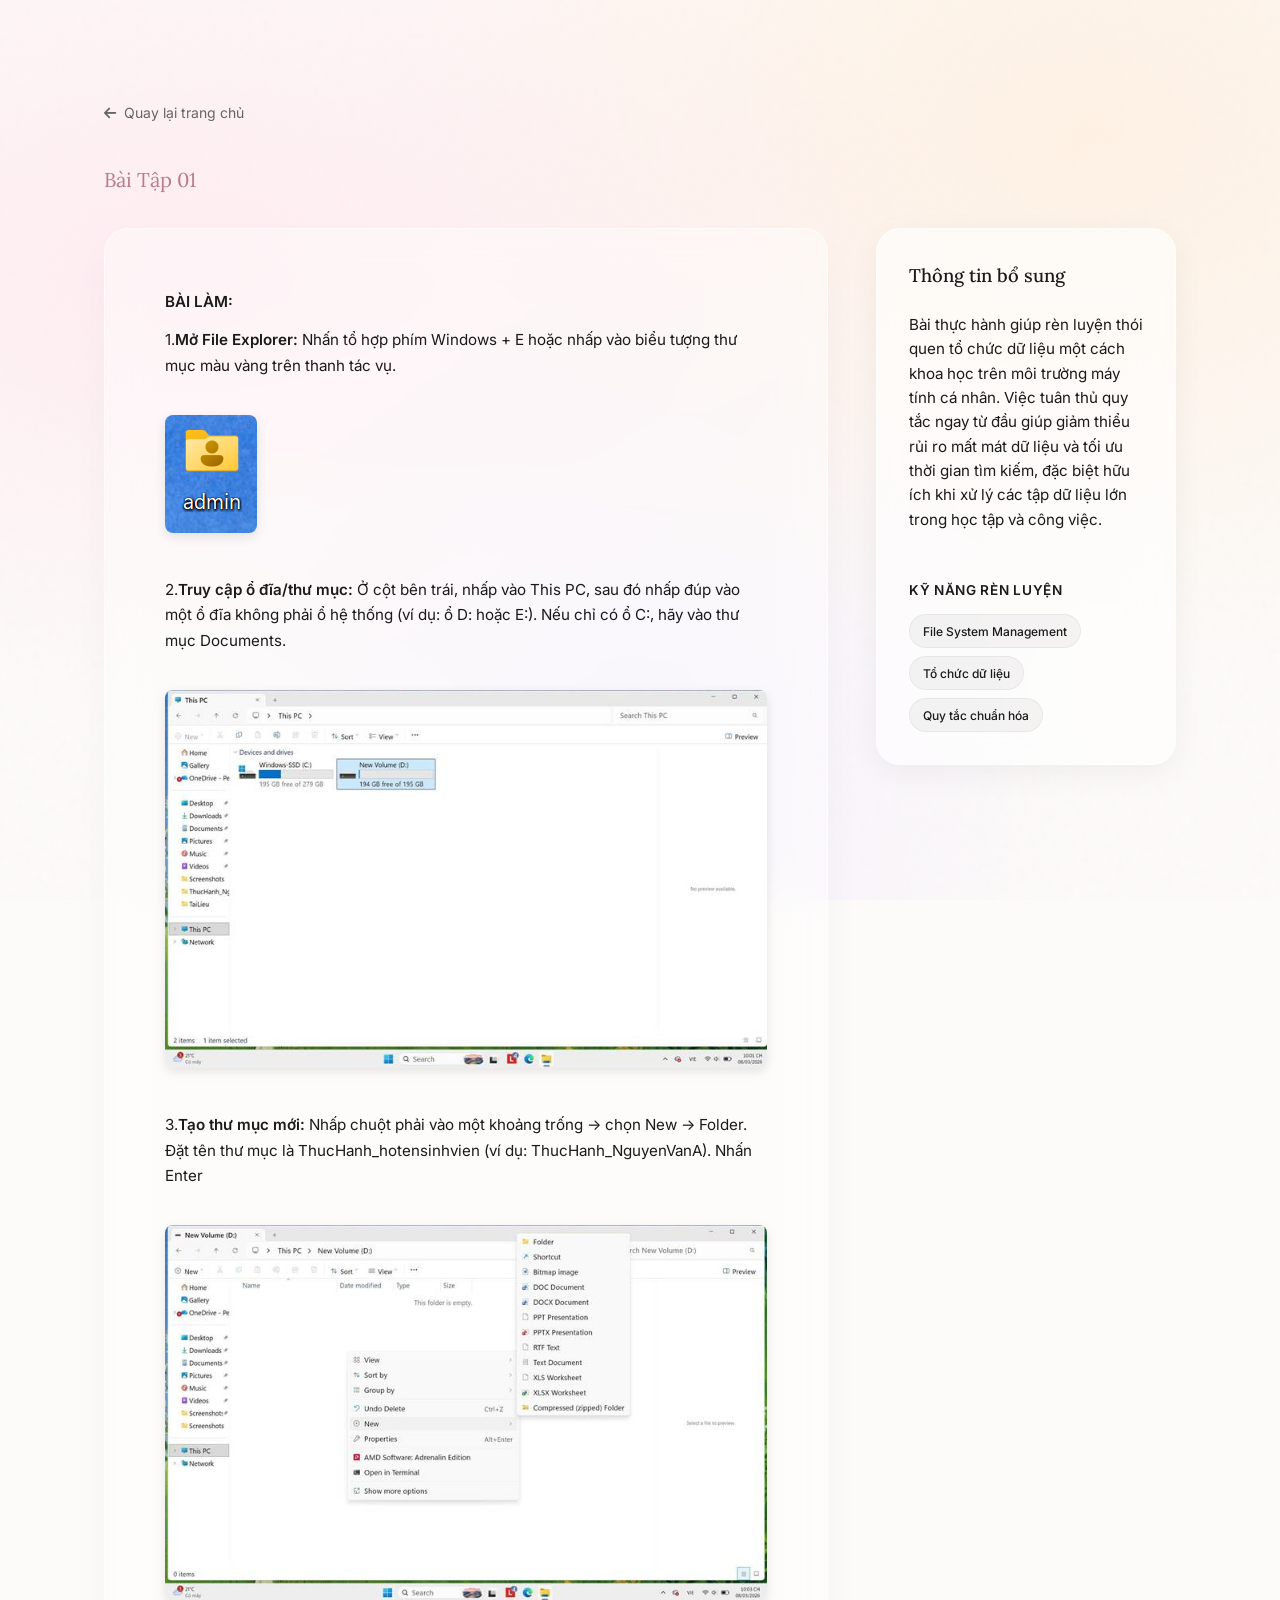
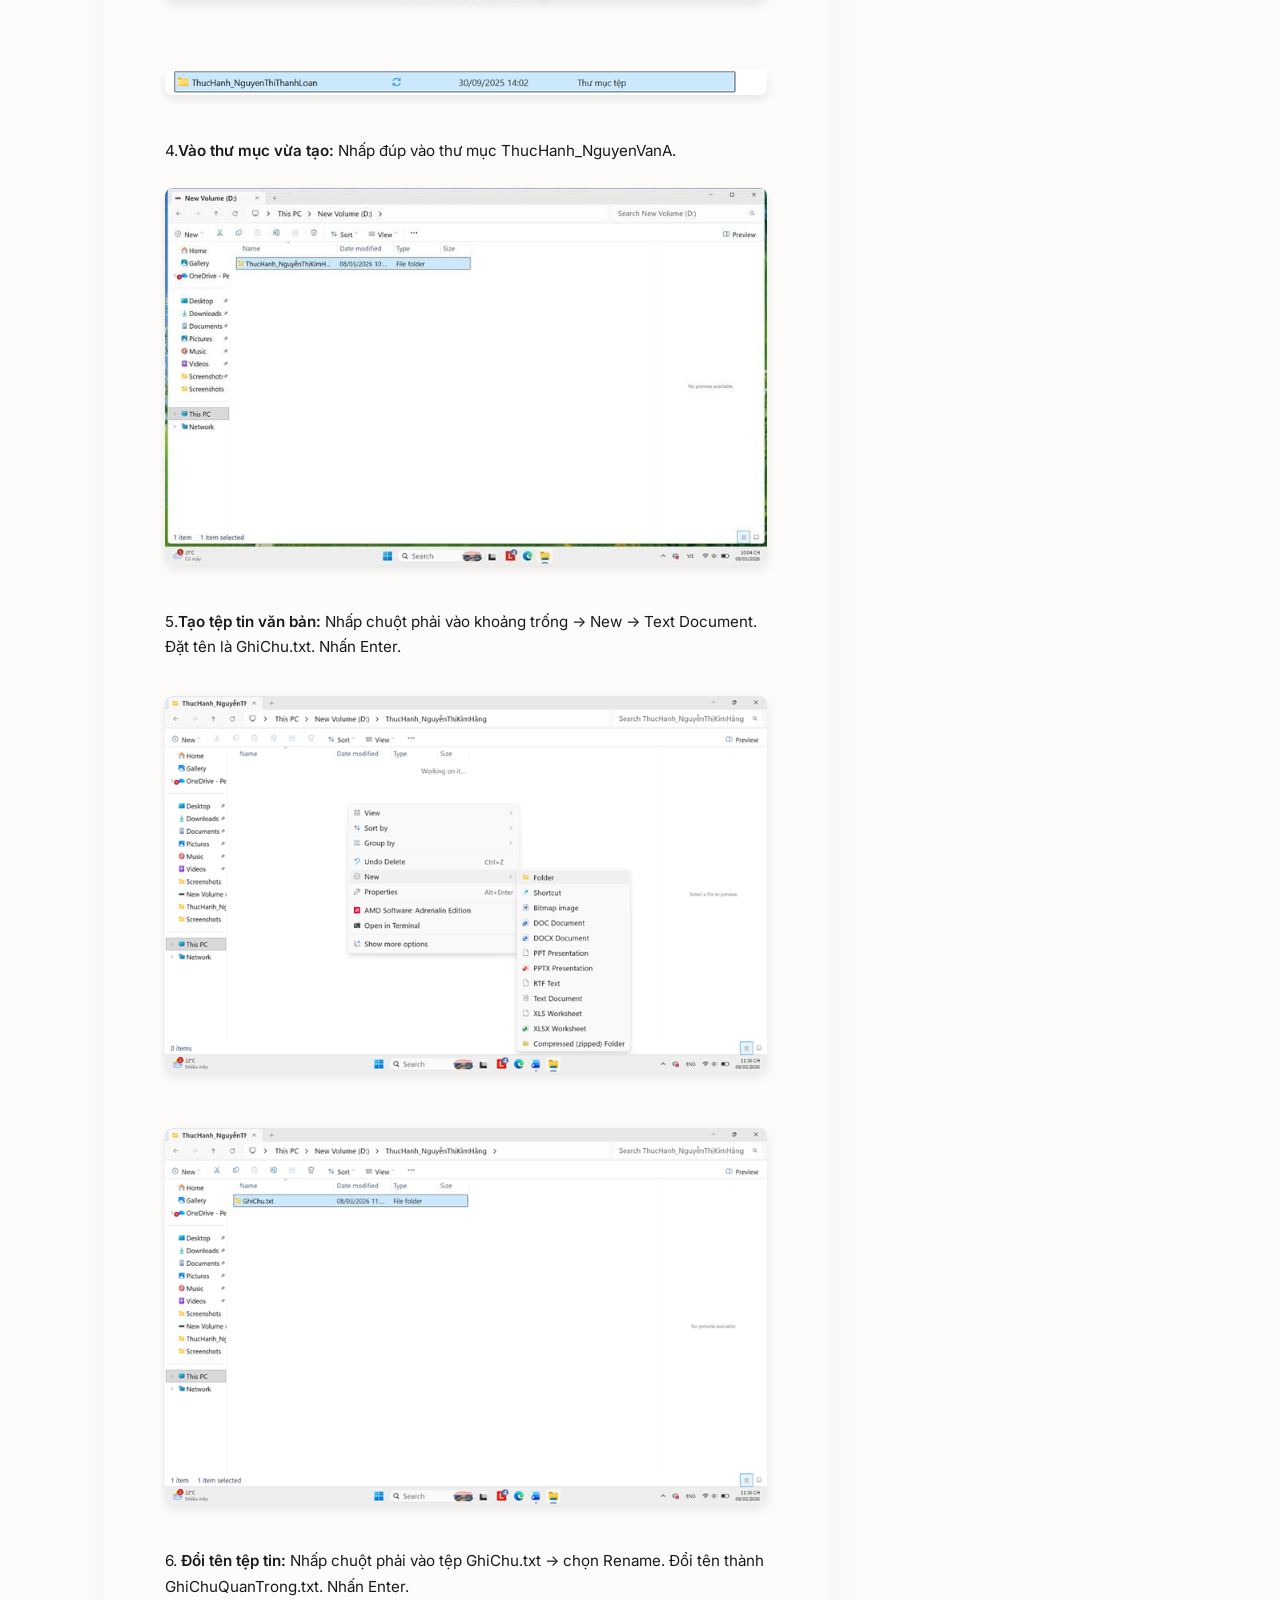
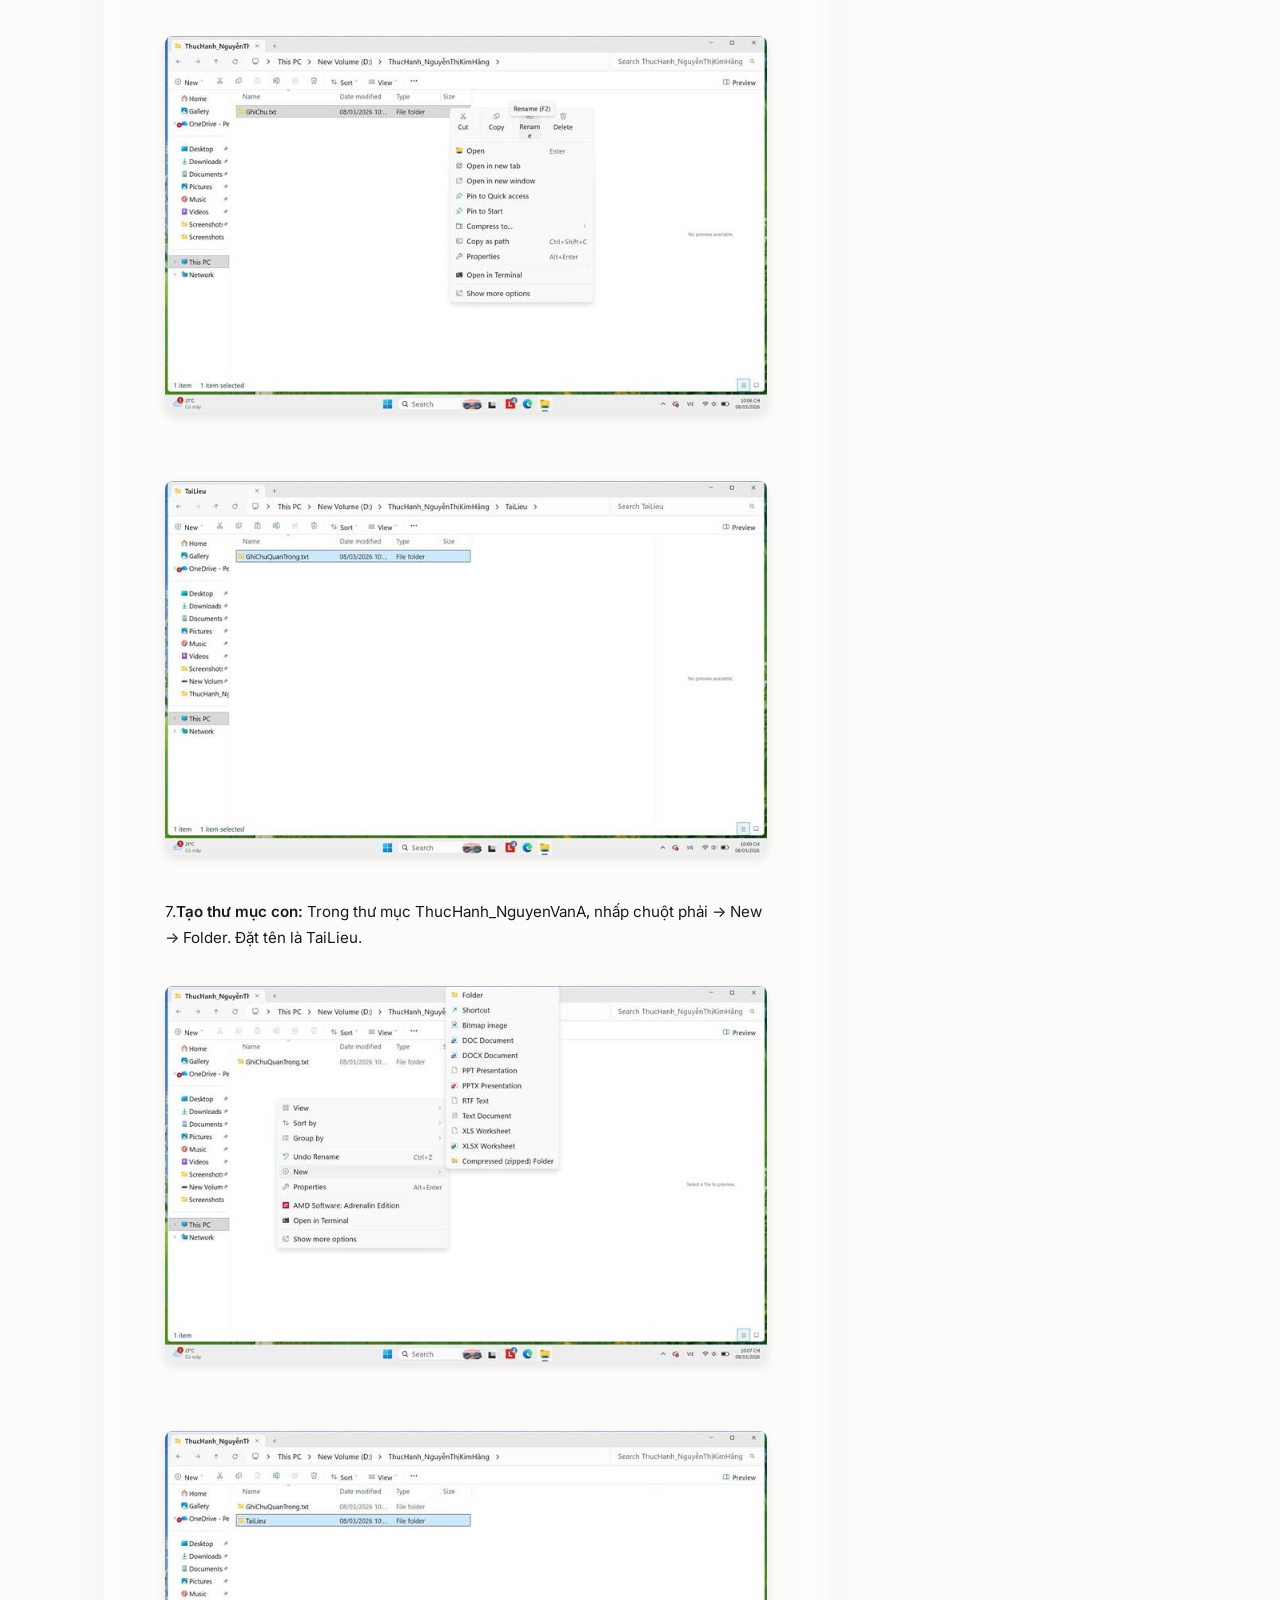
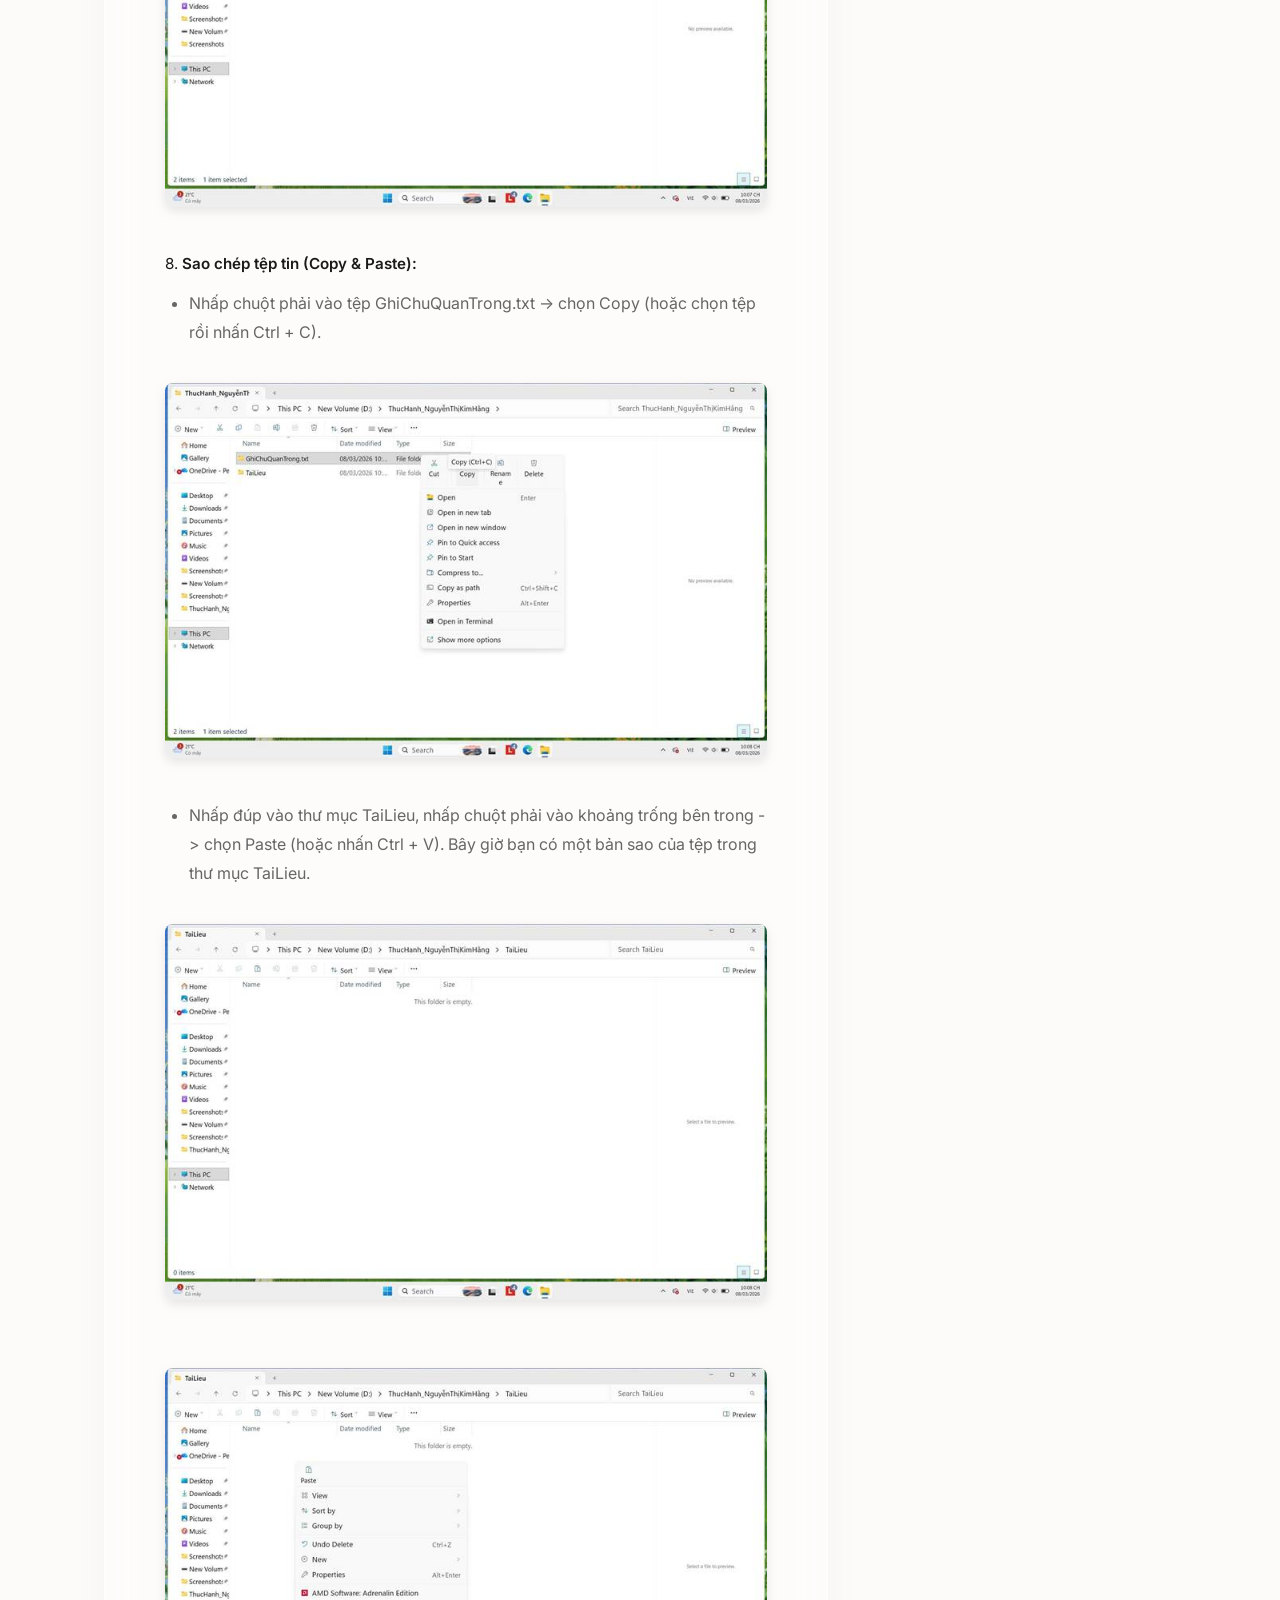
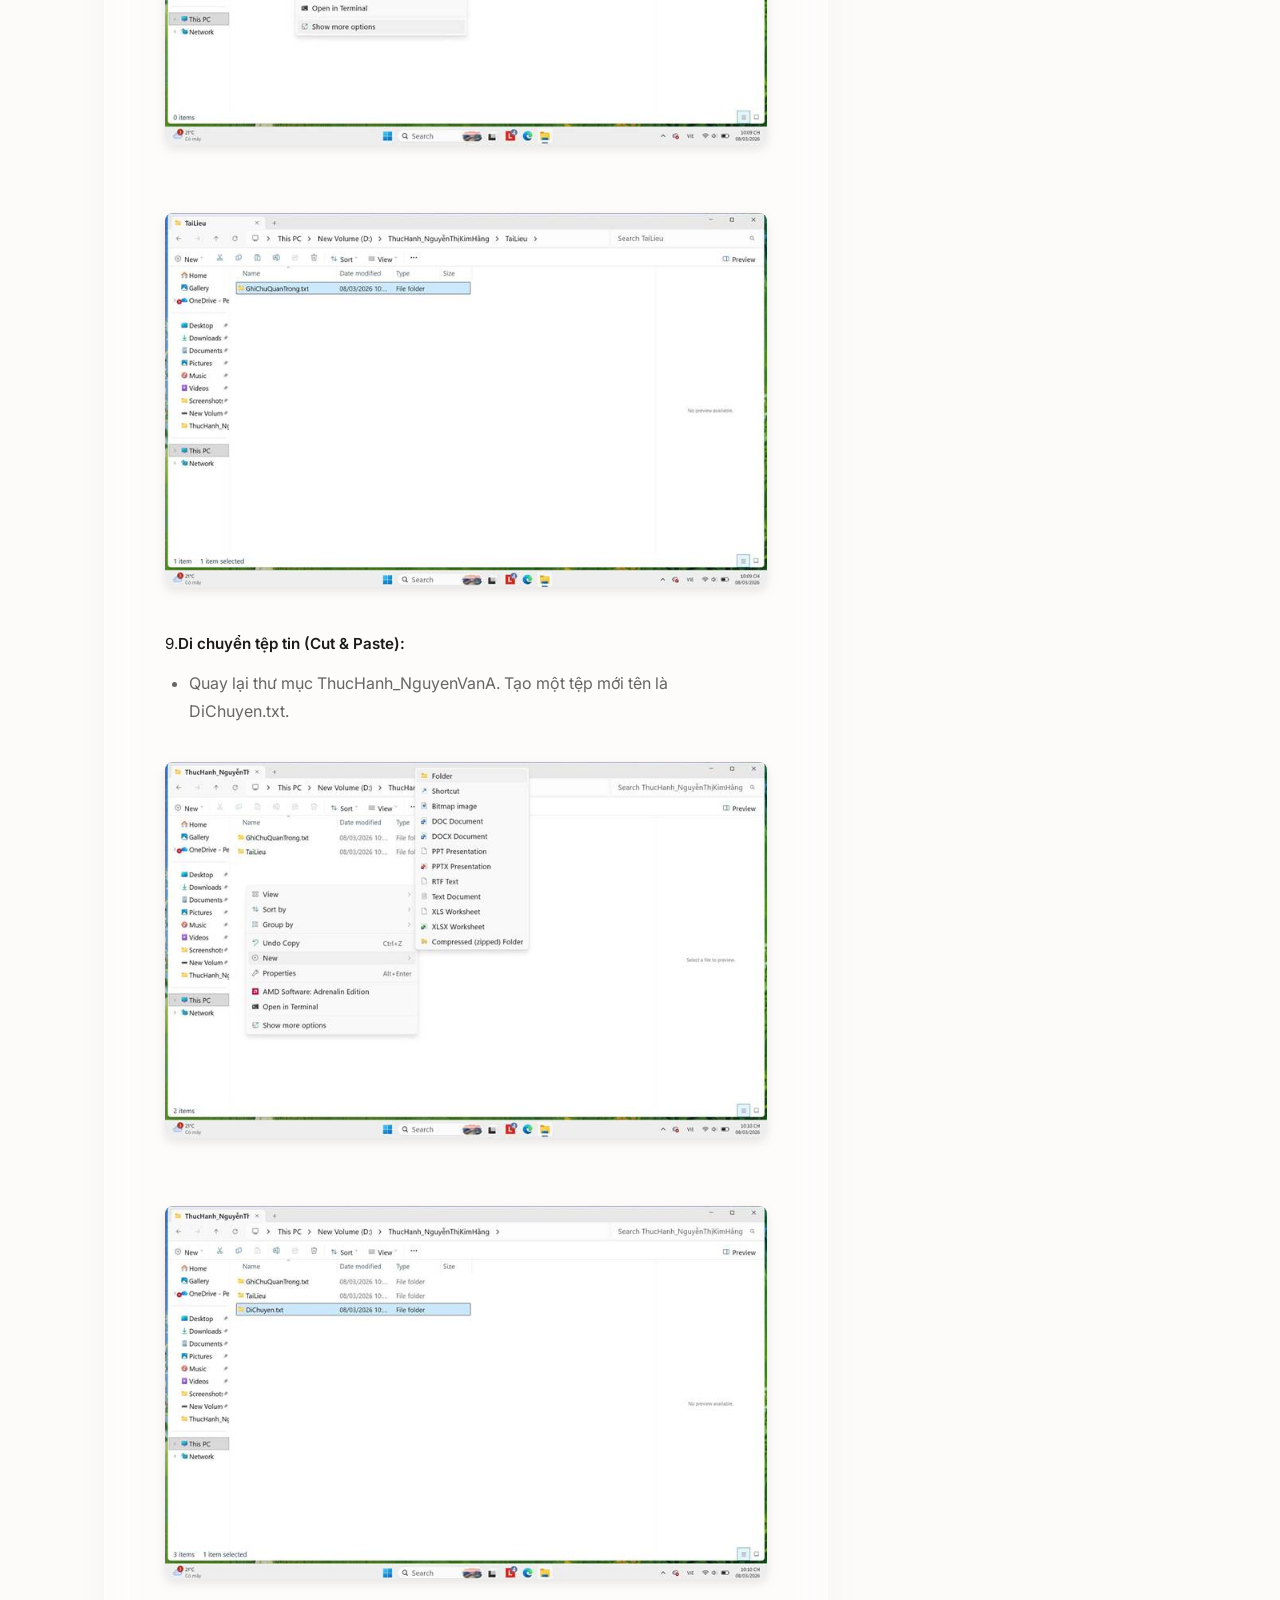
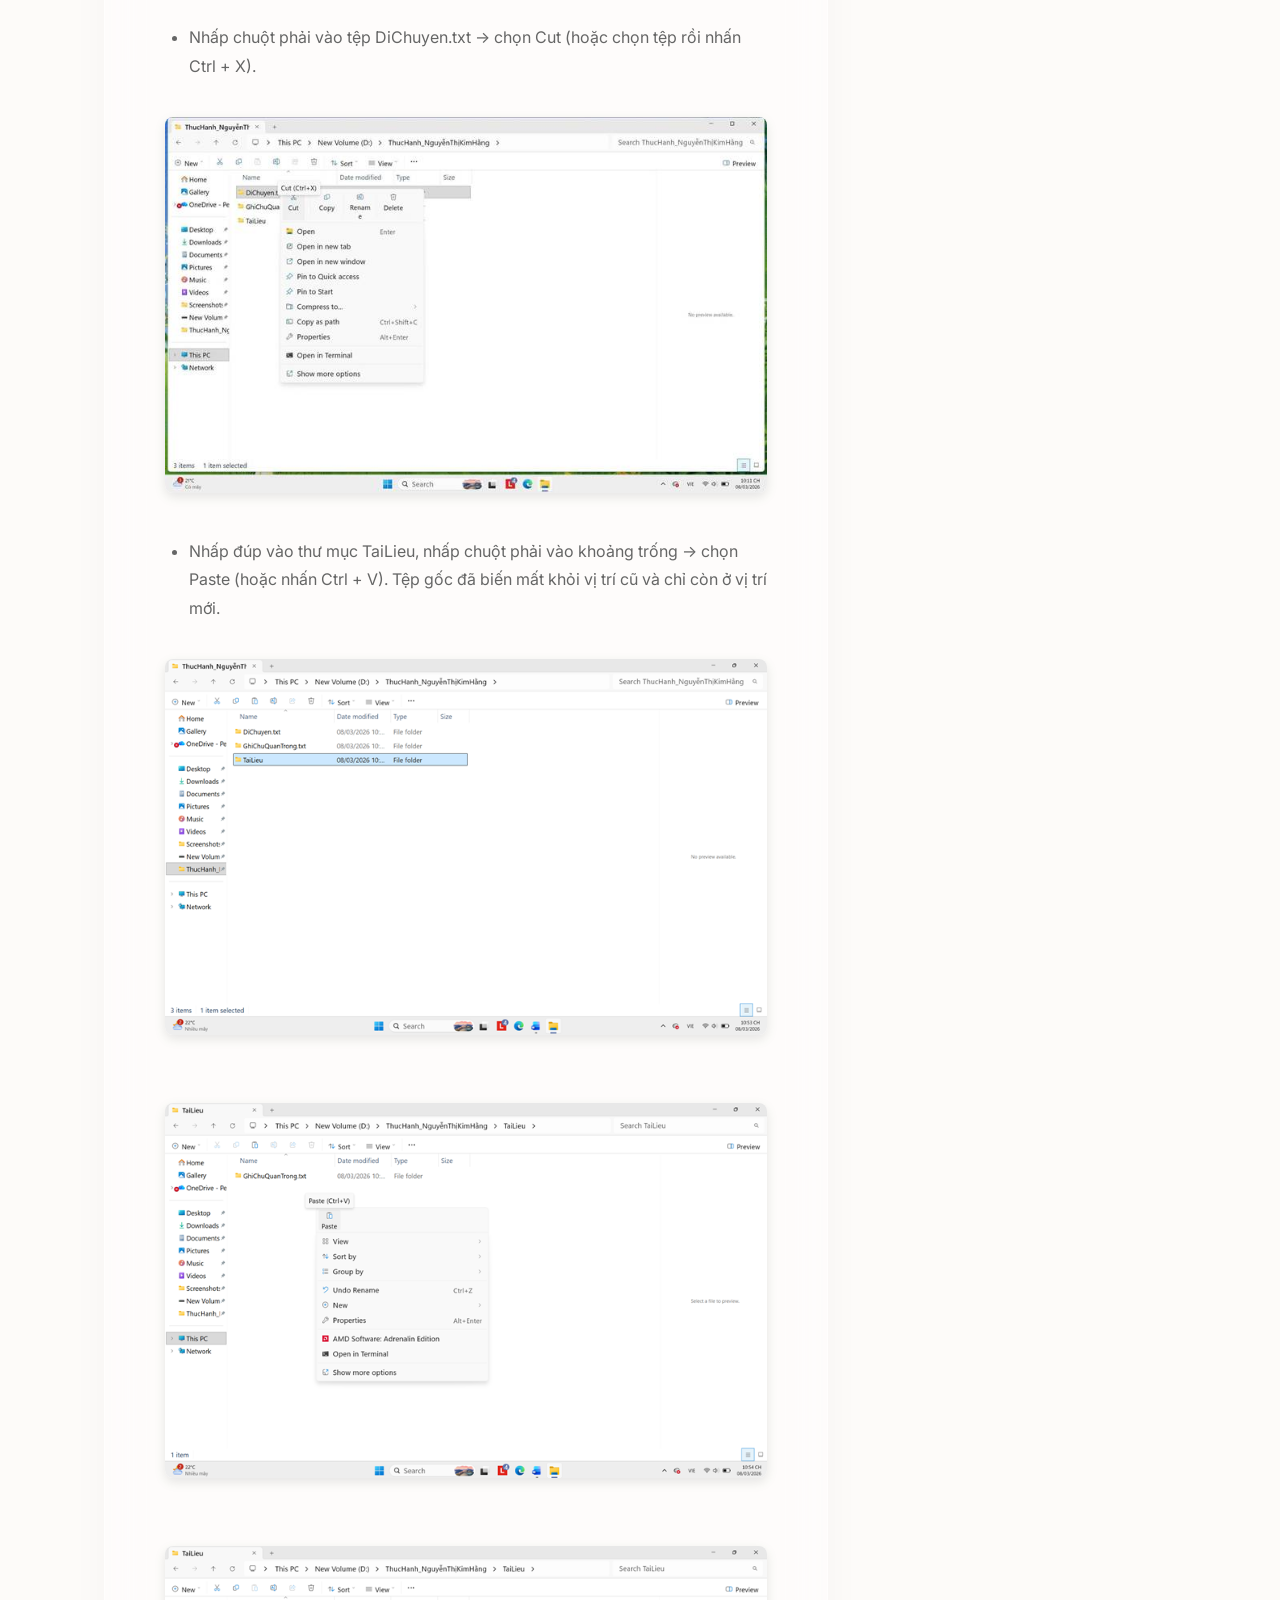
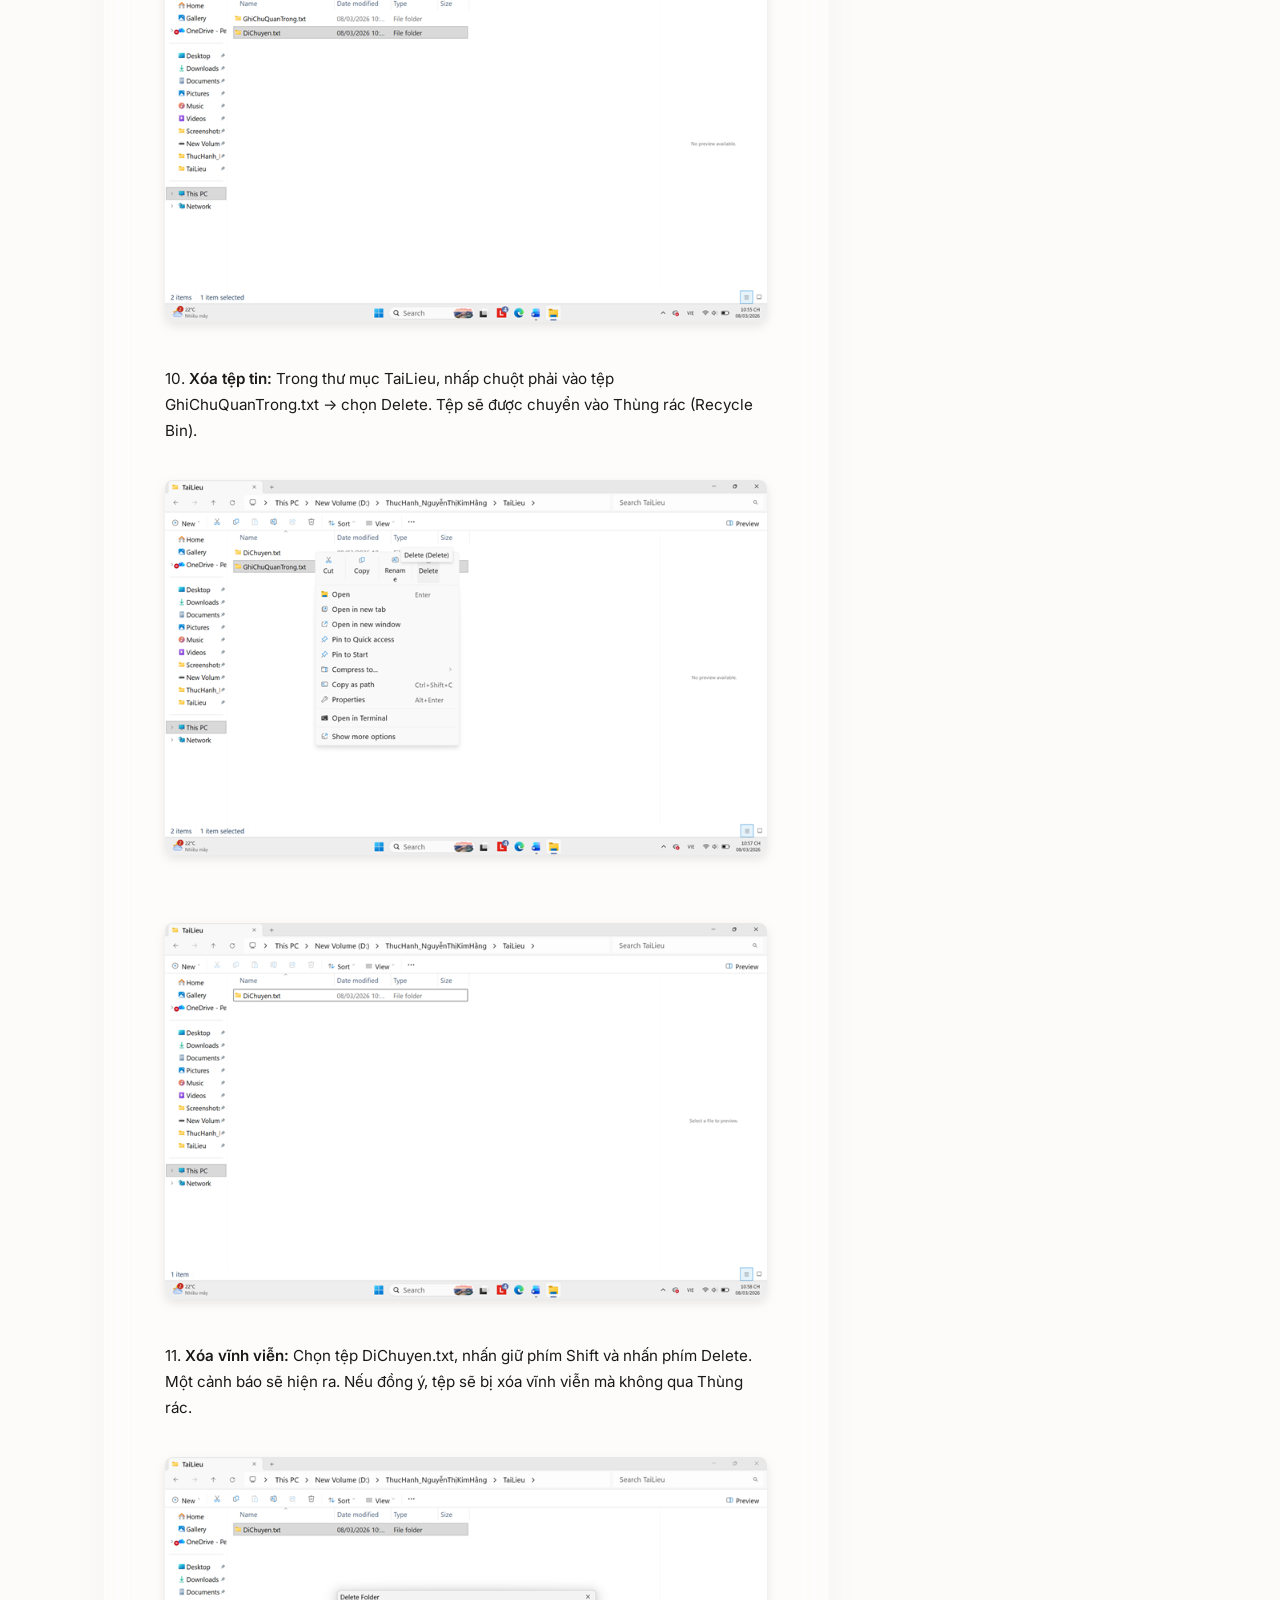
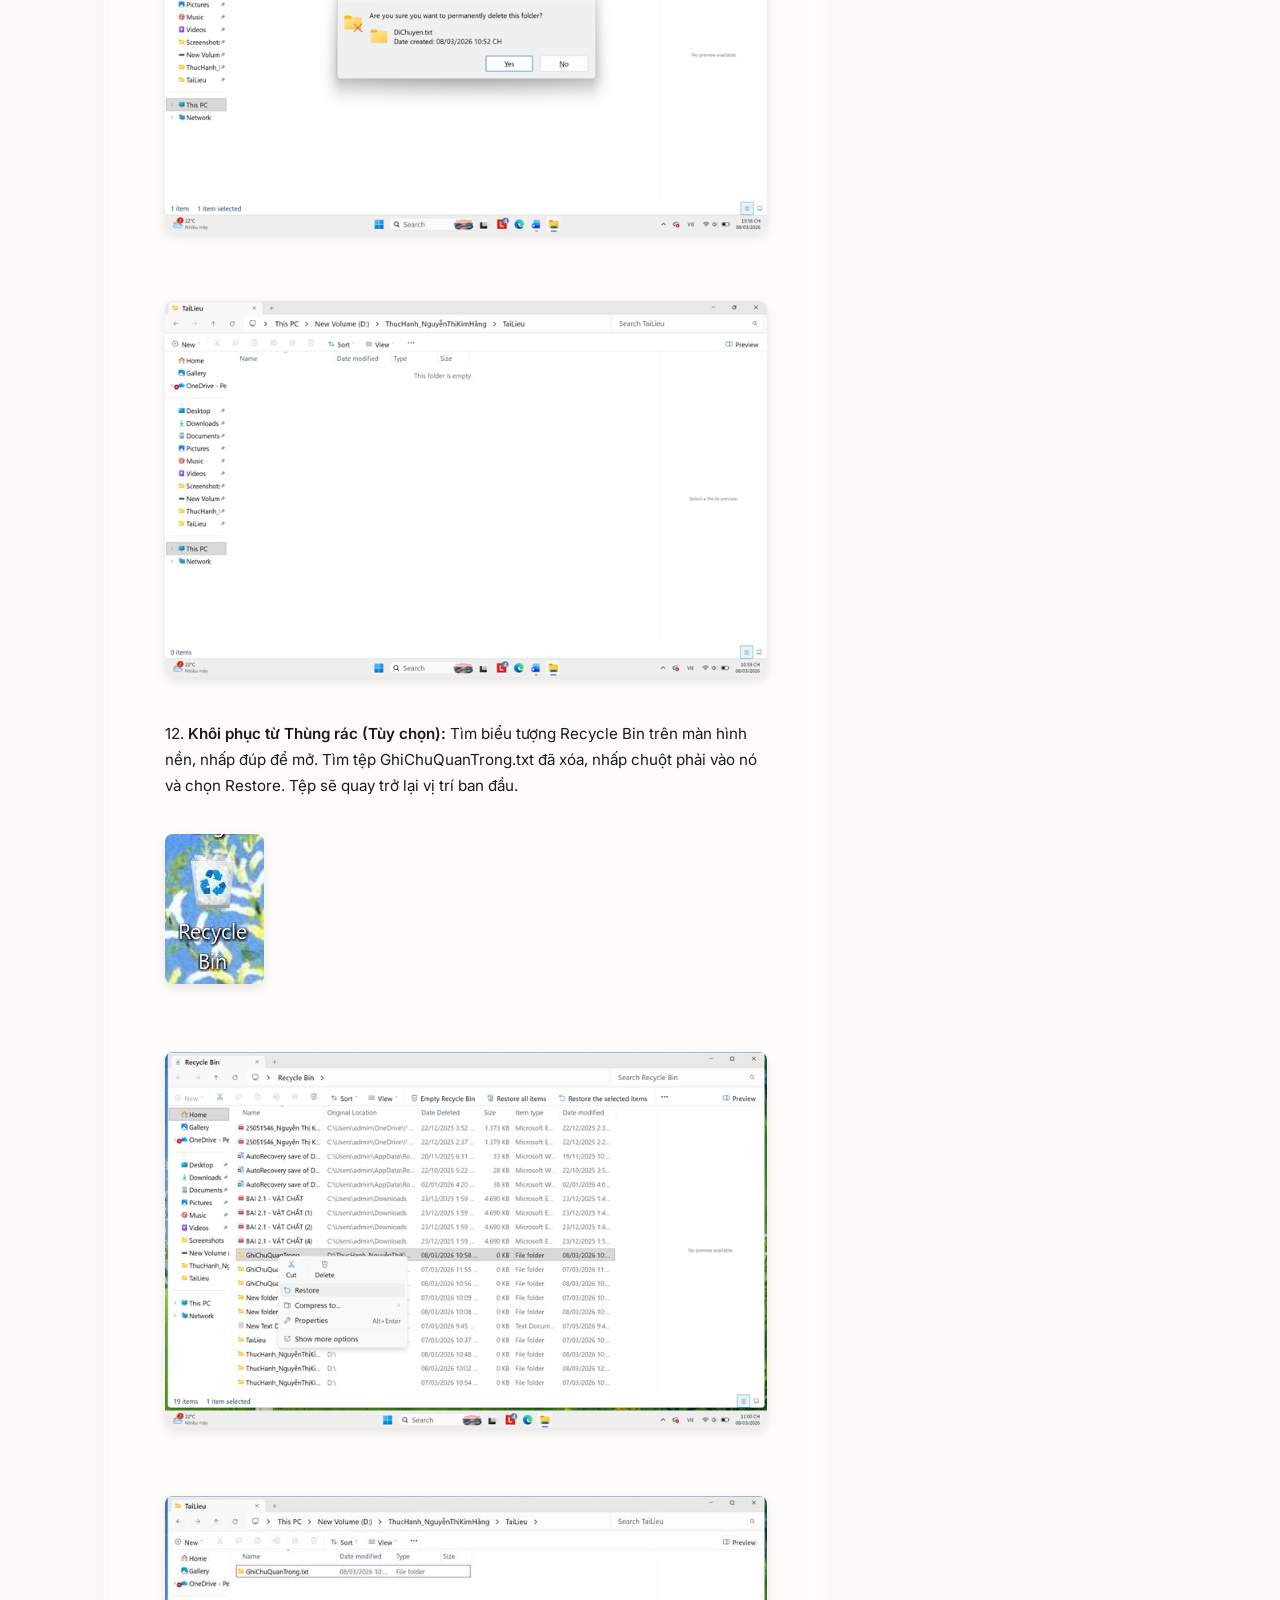
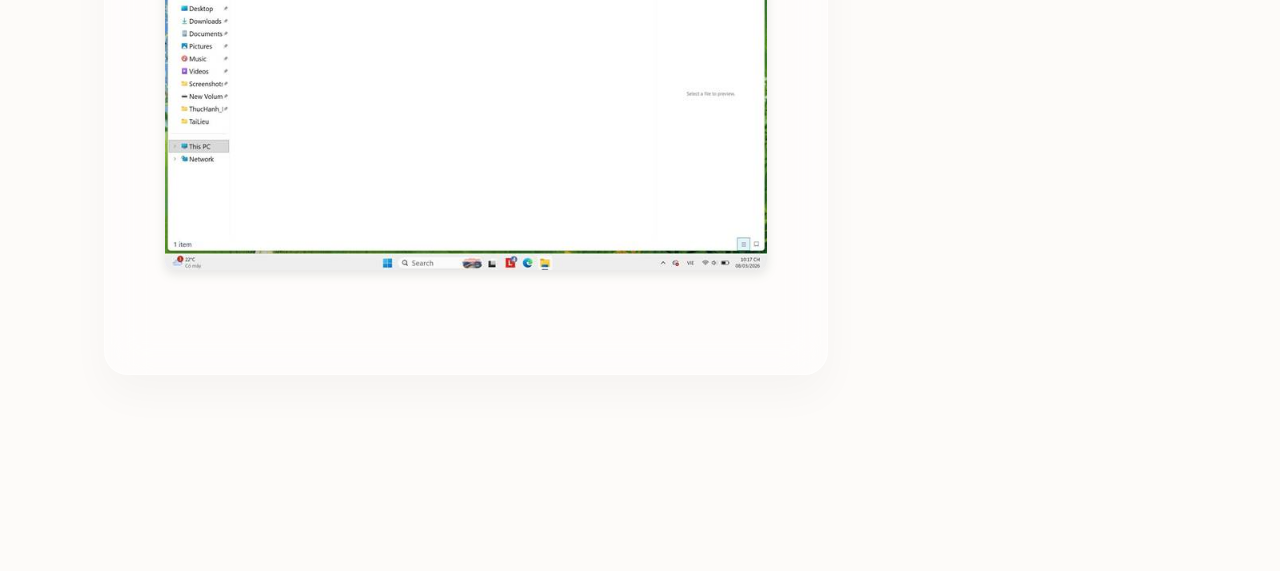
<file: bai1.html>
<!DOCTYPE html>
<html lang="vi">

<head>
  <meta charset="UTF-8">
  <meta name="viewport" content="width=device-width, initial-scale=1.0">
  <title>Bài 1 - Quản lý tệp tin | Phương Linh Portfolio</title>
  <!-- Google Fonts -->
  <link
    href="https://fonts.googleapis.com/css2?family=Inter:wght@400;500;600;800&family=Lora:ital,wght@0,400;0,600;1,400&display=swap"
    rel="stylesheet">
  <!-- Font Awesome -->
  <link rel="stylesheet" href="https://cdnjs.cloudflare.com/ajax/libs/font-awesome/6.4.0/css/all.min.css">
  <!-- Custom CSS -->
  <link rel="stylesheet" href="style.css">
</head>

<body class="detail-page-body">
  <!-- Animated Background Setup (reused) -->
  <div class="glass-bg">
    <div class="blob blob-1"></div>
    <div class="blob blob-2"></div>
    <div class="blob blob-3"></div>
  </div>

  <div class="detail-page-wrapper">
    <a href="index.html" class="back-link"><i class="fas fa-arrow-left"></i> Quay lại trang chủ</a>

    <div class="detail-header">
      <div class="ex-number">Bài Tập 01</div>

      <div class="detail-grid">
        <!-- Left: PDF Detailed content -->
        <div class="detail-content reveal">
          <p><strong>BÀI LÀM:</strong></p>
          <p>1.<strong>Mở File Explorer:</strong> Nhấn tổ hợp phím Windows + E hoặc nhấp vào biểu tượng thư mục màu vàng
            trên thanh tác vụ.</p>
          <p><img
              style="max-width: 100%; height: auto; border-radius: 8px; margin: 1.5rem 0; box-shadow: 0 4px 12px rgba(0,0,0,0.1);"
              src="assets/images/BT1_mammoth_1.png" /></p>
          <p>2.<strong>Truy cập ổ đĩa/thư mục:</strong> Ở cột bên trái, nhấp vào This PC, sau đó nhấp đúp vào một ổ đĩa
            không phải ổ hệ thống (ví dụ: ổ D: hoặc E:). Nếu chỉ có ổ C:, hãy vào thư mục Documents.</p>
          <p><img
              style="max-width: 100%; height: auto; border-radius: 8px; margin: 1.5rem 0; box-shadow: 0 4px 12px rgba(0,0,0,0.1);"
              src="assets/images/BT1_mammoth_2.jpeg" /></p>
          <p>3.<strong>Tạo thư mục mới:</strong> Nhấp chuột phải vào một khoảng trống -&gt; chọn New -&gt; Folder. Đặt
            tên thư mục là ThucHanh_hotensinhvien (ví dụ: ThucHanh_NguyenVanA). Nhấn Enter</p>
          <p><img
              style="max-width: 100%; height: auto; border-radius: 8px; margin: 1.5rem 0; box-shadow: 0 4px 12px rgba(0,0,0,0.1);"
              src="assets/images/BT1_mammoth_3.jpeg" /></p>
          <p><img
              style="max-width: 100%; height: auto; border-radius: 8px; margin: 1.5rem 0; box-shadow: 0 4px 12px rgba(0,0,0,0.1);"
              src="assets/images/BT1_mammoth_4.png" /></p>
          <p>4.<strong>Vào thư mục vừa tạo:</strong> Nhấp đúp vào thư mục ThucHanh_NguyenVanA.<br /> <img
              style="max-width: 100%; height: auto; border-radius: 8px; margin: 1.5rem 0; box-shadow: 0 4px 12px rgba(0,0,0,0.1);"
              src="assets/images/BT1_mammoth_5.jpeg" /></p>
          <p> </p>
          <p>5.<strong>Tạo tệp tin văn bản:</strong> Nhấp chuột phải vào khoảng trống -&gt; New -&gt; Text Document. Đặt
            tên là GhiChu.txt. Nhấn Enter.</p>
          <p><img
              style="max-width: 100%; height: auto; border-radius: 8px; margin: 1.5rem 0; box-shadow: 0 4px 12px rgba(0,0,0,0.1);"
              src="assets/images/BT1_mammoth_6.png" /><img
              style="max-width: 100%; height: auto; border-radius: 8px; margin: 1.5rem 0; box-shadow: 0 4px 12px rgba(0,0,0,0.1);"
              src="assets/images/BT1_mammoth_7.png" /></p>
          <p> </p>
          <p>6. <strong>Đổi tên tệp tin:</strong> Nhấp chuột phải vào tệp GhiChu.txt -&gt; chọn Rename. Đổi tên thành
            GhiChuQuanTrong.txt. Nhấn Enter.</p>
          <p><img
              style="max-width: 100%; height: auto; border-radius: 8px; margin: 1.5rem 0; box-shadow: 0 4px 12px rgba(0,0,0,0.1);"
              src="assets/images/BT1_mammoth_8.jpeg" /></p>
          <p><img
              style="max-width: 100%; height: auto; border-radius: 8px; margin: 1.5rem 0; box-shadow: 0 4px 12px rgba(0,0,0,0.1);"
              src="assets/images/BT1_mammoth_9.jpeg" /></p>
          <p>7.<strong>Tạo thư mục con:</strong> Trong thư mục ThucHanh_NguyenVanA, nhấp chuột phải -&gt; New -&gt;
            Folder. Đặt tên là TaiLieu.</p>
          <p><img
              style="max-width: 100%; height: auto; border-radius: 8px; margin: 1.5rem 0; box-shadow: 0 4px 12px rgba(0,0,0,0.1);"
              src="assets/images/BT1_mammoth_10.jpeg" /></p>
          <p><img
              style="max-width: 100%; height: auto; border-radius: 8px; margin: 1.5rem 0; box-shadow: 0 4px 12px rgba(0,0,0,0.1);"
              src="assets/images/BT1_mammoth_11.jpeg" /></p>
          <p>8. <strong>Sao chép tệp tin (Copy &amp; Paste):</strong></p>
          <ul>
            <li>Nhấp chuột phải vào tệp GhiChuQuanTrong.txt -&gt; chọn Copy (hoặc chọn tệp rồi nhấn Ctrl + C).</li>
          </ul>
          <p><img
              style="max-width: 100%; height: auto; border-radius: 8px; margin: 1.5rem 0; box-shadow: 0 4px 12px rgba(0,0,0,0.1);"
              src="assets/images/BT1_mammoth_12.jpeg" /></p>
          <ul>
            <li>Nhấp đúp vào thư mục TaiLieu, nhấp chuột phải vào khoảng trống bên trong -&gt; chọn Paste (hoặc nhấn
              Ctrl + V). Bây giờ bạn có một bản sao của tệp trong thư mục TaiLieu.</li>
          </ul>
          <p><img
              style="max-width: 100%; height: auto; border-radius: 8px; margin: 1.5rem 0; box-shadow: 0 4px 12px rgba(0,0,0,0.1);"
              src="assets/images/BT1_mammoth_13.jpeg" /></p>
          <p><img
              style="max-width: 100%; height: auto; border-radius: 8px; margin: 1.5rem 0; box-shadow: 0 4px 12px rgba(0,0,0,0.1);"
              src="assets/images/BT1_mammoth_14.jpeg" /></p>
          <p><img
              style="max-width: 100%; height: auto; border-radius: 8px; margin: 1.5rem 0; box-shadow: 0 4px 12px rgba(0,0,0,0.1);"
              src="assets/images/BT1_mammoth_15.jpeg" /></p>
          <p>9.<strong>Di chuyển tệp tin (Cut &amp; Paste):</strong></p>
          <ul>
            <li>Quay lại thư mục ThucHanh_NguyenVanA. Tạo một tệp mới tên là DiChuyen.txt.</li>
          </ul>
          <p><img
              style="max-width: 100%; height: auto; border-radius: 8px; margin: 1.5rem 0; box-shadow: 0 4px 12px rgba(0,0,0,0.1);"
              src="assets/images/BT1_mammoth_16.jpeg" /></p>
          <p><img
              style="max-width: 100%; height: auto; border-radius: 8px; margin: 1.5rem 0; box-shadow: 0 4px 12px rgba(0,0,0,0.1);"
              src="assets/images/BT1_mammoth_17.jpeg" /></p>
          <ul>
            <li>Nhấp chuột phải vào tệp DiChuyen.txt -&gt; chọn Cut (hoặc chọn tệp rồi nhấn Ctrl + X).</li>
          </ul>
          <p><img
              style="max-width: 100%; height: auto; border-radius: 8px; margin: 1.5rem 0; box-shadow: 0 4px 12px rgba(0,0,0,0.1);"
              src="assets/images/BT1_mammoth_18.jpeg" /></p>
          <p> </p>
          <ul>
            <li>Nhấp đúp vào thư mục TaiLieu, nhấp chuột phải vào khoảng trống -&gt; chọn Paste (hoặc nhấn Ctrl + V).
              Tệp gốc đã biến mất khỏi vị trí cũ và chỉ còn ở vị trí mới.</li>
          </ul>
          <p> </p>
          <p><img
              style="max-width: 100%; height: auto; border-radius: 8px; margin: 1.5rem 0; box-shadow: 0 4px 12px rgba(0,0,0,0.1);"
              src="assets/images/BT1_mammoth_19.png" /></p>
          <p><img
              style="max-width: 100%; height: auto; border-radius: 8px; margin: 1.5rem 0; box-shadow: 0 4px 12px rgba(0,0,0,0.1);"
              src="assets/images/BT1_mammoth_20.png" /></p>
          <p><img
              style="max-width: 100%; height: auto; border-radius: 8px; margin: 1.5rem 0; box-shadow: 0 4px 12px rgba(0,0,0,0.1);"
              src="assets/images/BT1_mammoth_21.png" /></p>
          <p>10. <strong>Xóa tệp tin:</strong> Trong thư mục TaiLieu, nhấp chuột phải vào tệp GhiChuQuanTrong.txt -&gt;
            chọn Delete. Tệp sẽ được chuyển vào Thùng rác (Recycle Bin).</p>
          <p><img
              style="max-width: 100%; height: auto; border-radius: 8px; margin: 1.5rem 0; box-shadow: 0 4px 12px rgba(0,0,0,0.1);"
              src="assets/images/BT1_mammoth_22.png" /></p>
          <p><img
              style="max-width: 100%; height: auto; border-radius: 8px; margin: 1.5rem 0; box-shadow: 0 4px 12px rgba(0,0,0,0.1);"
              src="assets/images/BT1_mammoth_23.png" /></p>
          <p>11. <strong>Xóa vĩnh viễn:</strong> Chọn tệp DiChuyen.txt, nhấn giữ phím Shift và nhấn phím Delete. Một
            cảnh báo sẽ hiện ra. Nếu đồng ý, tệp sẽ bị xóa vĩnh viễn mà không qua Thùng rác.</p>
          <p><img
              style="max-width: 100%; height: auto; border-radius: 8px; margin: 1.5rem 0; box-shadow: 0 4px 12px rgba(0,0,0,0.1);"
              src="assets/images/BT1_mammoth_24.png" /></p>
          <p><img
              style="max-width: 100%; height: auto; border-radius: 8px; margin: 1.5rem 0; box-shadow: 0 4px 12px rgba(0,0,0,0.1);"
              src="assets/images/BT1_mammoth_25.png" /></p>
          <p>12. <strong>Khôi phục từ Thùng rác (Tùy chọn):</strong> Tìm biểu tượng Recycle Bin trên màn hình nền, nhấp
            đúp để mở. Tìm tệp GhiChuQuanTrong.txt đã xóa, nhấp chuột phải vào nó và chọn Restore. Tệp sẽ quay trở lại
            vị trí ban đầu.</p>
          <p><img
              style="max-width: 100%; height: auto; border-radius: 8px; margin: 1.5rem 0; box-shadow: 0 4px 12px rgba(0,0,0,0.1);"
              src="assets/images/BT1_mammoth_26.png" /></p>
          <p><img
              style="max-width: 100%; height: auto; border-radius: 8px; margin: 1.5rem 0; box-shadow: 0 4px 12px rgba(0,0,0,0.1);"
              src="assets/images/BT1_mammoth_27.png" /></p>
          <p> </p>
          <p><img
              style="max-width: 100%; height: auto; border-radius: 8px; margin: 1.5rem 0; box-shadow: 0 4px 12px rgba(0,0,0,0.1);"
              src="assets/images/BT1_mammoth_28.jpeg" /></p>
        </div>

        <!-- Right: Original HTML assets (Images, Code blocks, tables) -->
        <div class="detail-assets reveal">
          <h3 class="section-title" style="font-size: 1.15rem; margin-bottom: 1rem;  padding-bottom: 0.4rem;">
            Thông tin bổ sung</h3>
          <p style="font-size: 0.95rem; color: var(--muted); margin-bottom: 1.5rem;">
            Bài thực hành giúp rèn luyện thói quen tổ chức dữ liệu một cách khoa học trên môi trường máy tính cá nhân.
            Việc tuân thủ quy tắc ngay từ đầu giúp giảm thiểu rủi ro mất mát dữ liệu và tối ưu thời gian tìm kiếm, đặc
            biệt hữu ích khi xử lý các tập dữ liệu lớn trong học tập và công việc.
          </p>
          <div style="border-top: 1px solid var(--border-muted); padding-top: 1.5rem;">
            <h4 class="skill-group-title"
              style="font-size: 0.85rem; margin-bottom: 0.8rem; font-family: var(--font-mono); text-transform: uppercase;">
              Kỹ năng rèn luyện</h4>
            <div class="card-skills">
              <span class="skill-chip">File System Management</span>
              <span class="skill-chip">Tổ chức dữ liệu</span>
              <span class="skill-chip">Quy tắc chuẩn hóa</span>
            </div>
          </div>
        </div>
      </div>
    </div>
</file>
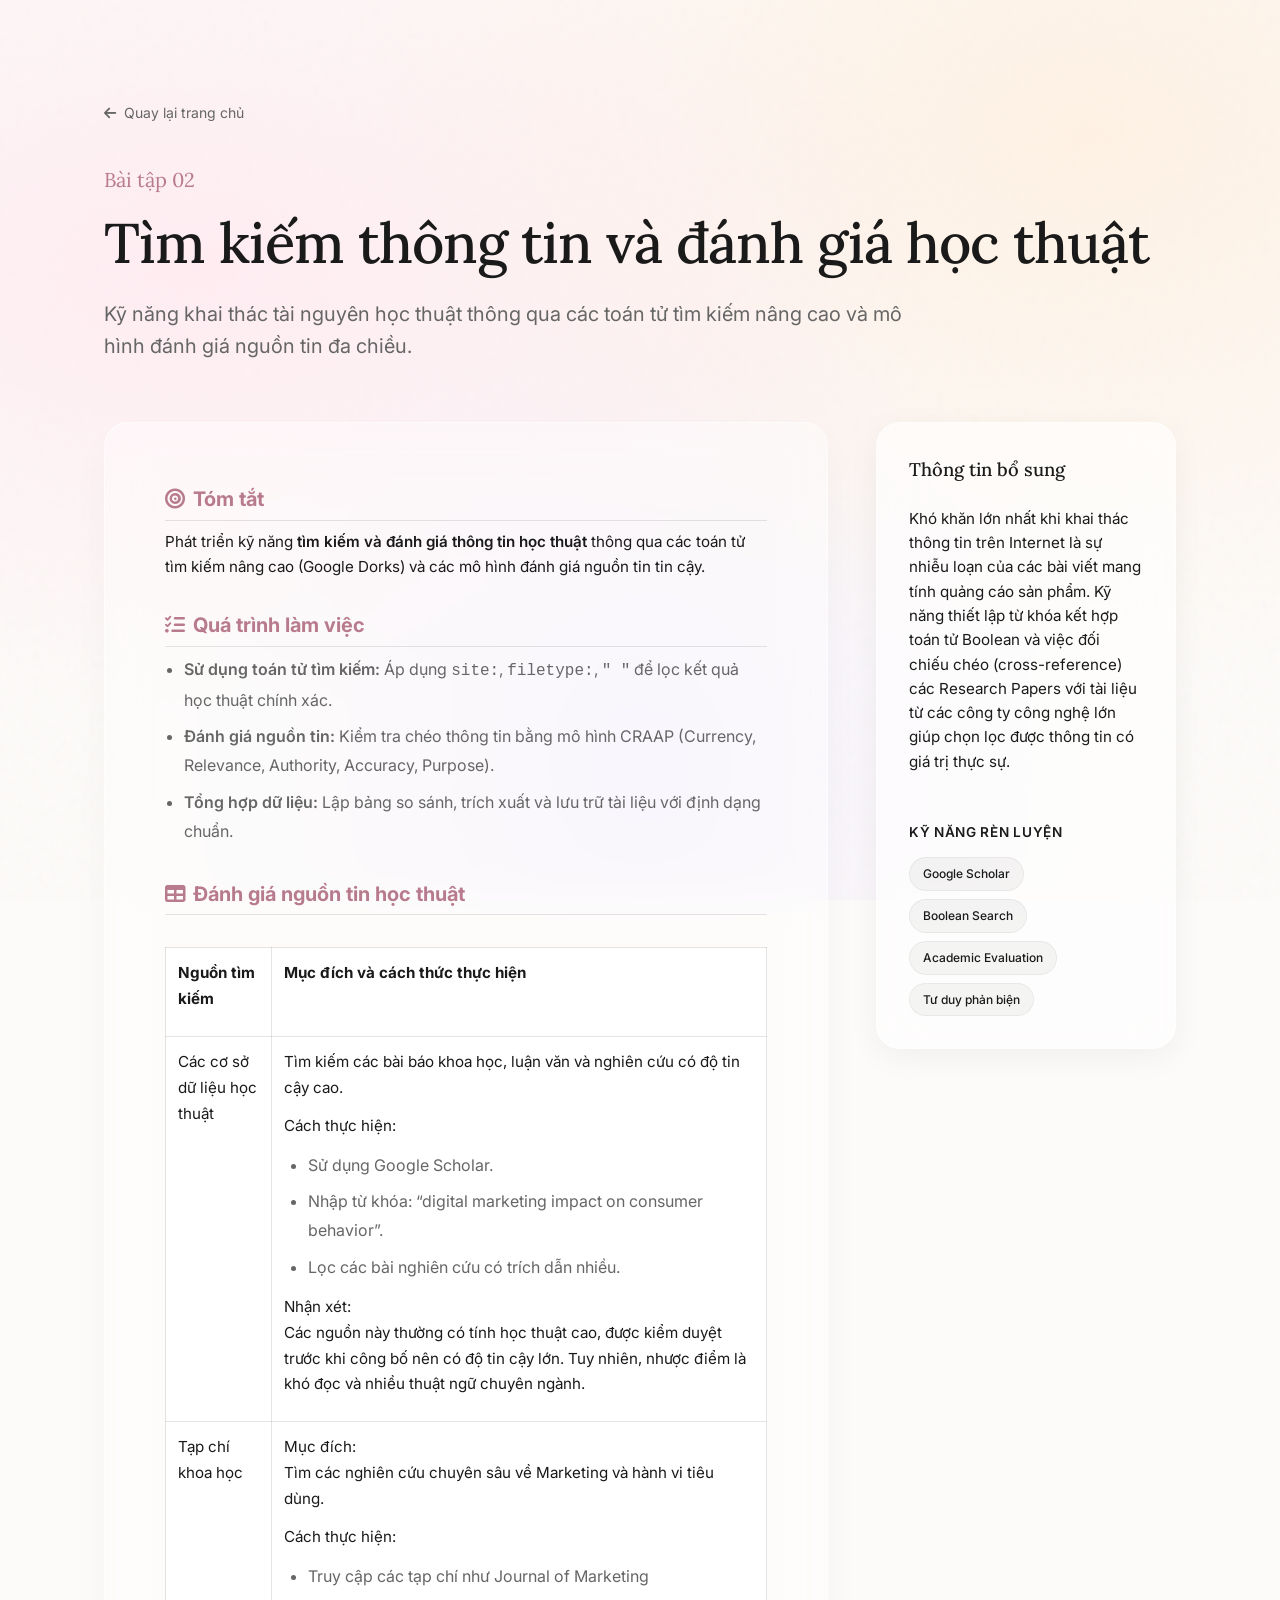
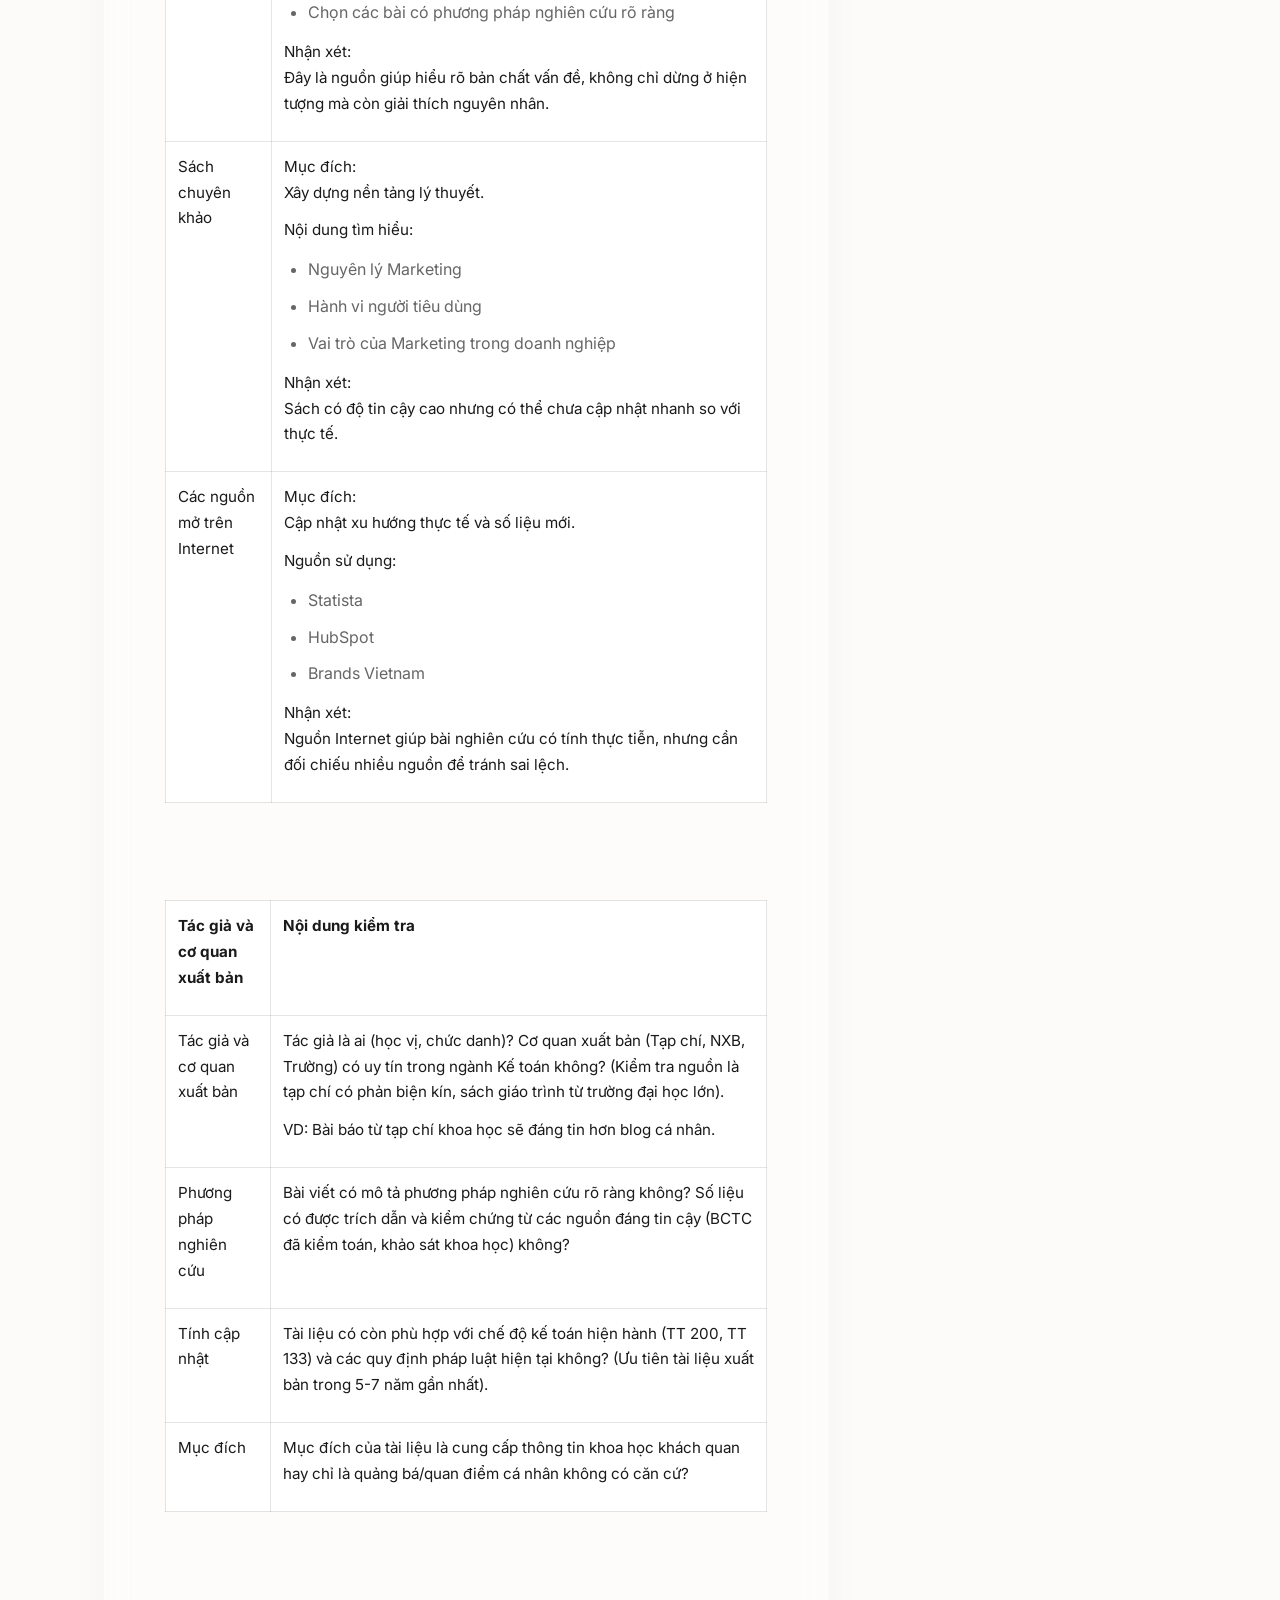
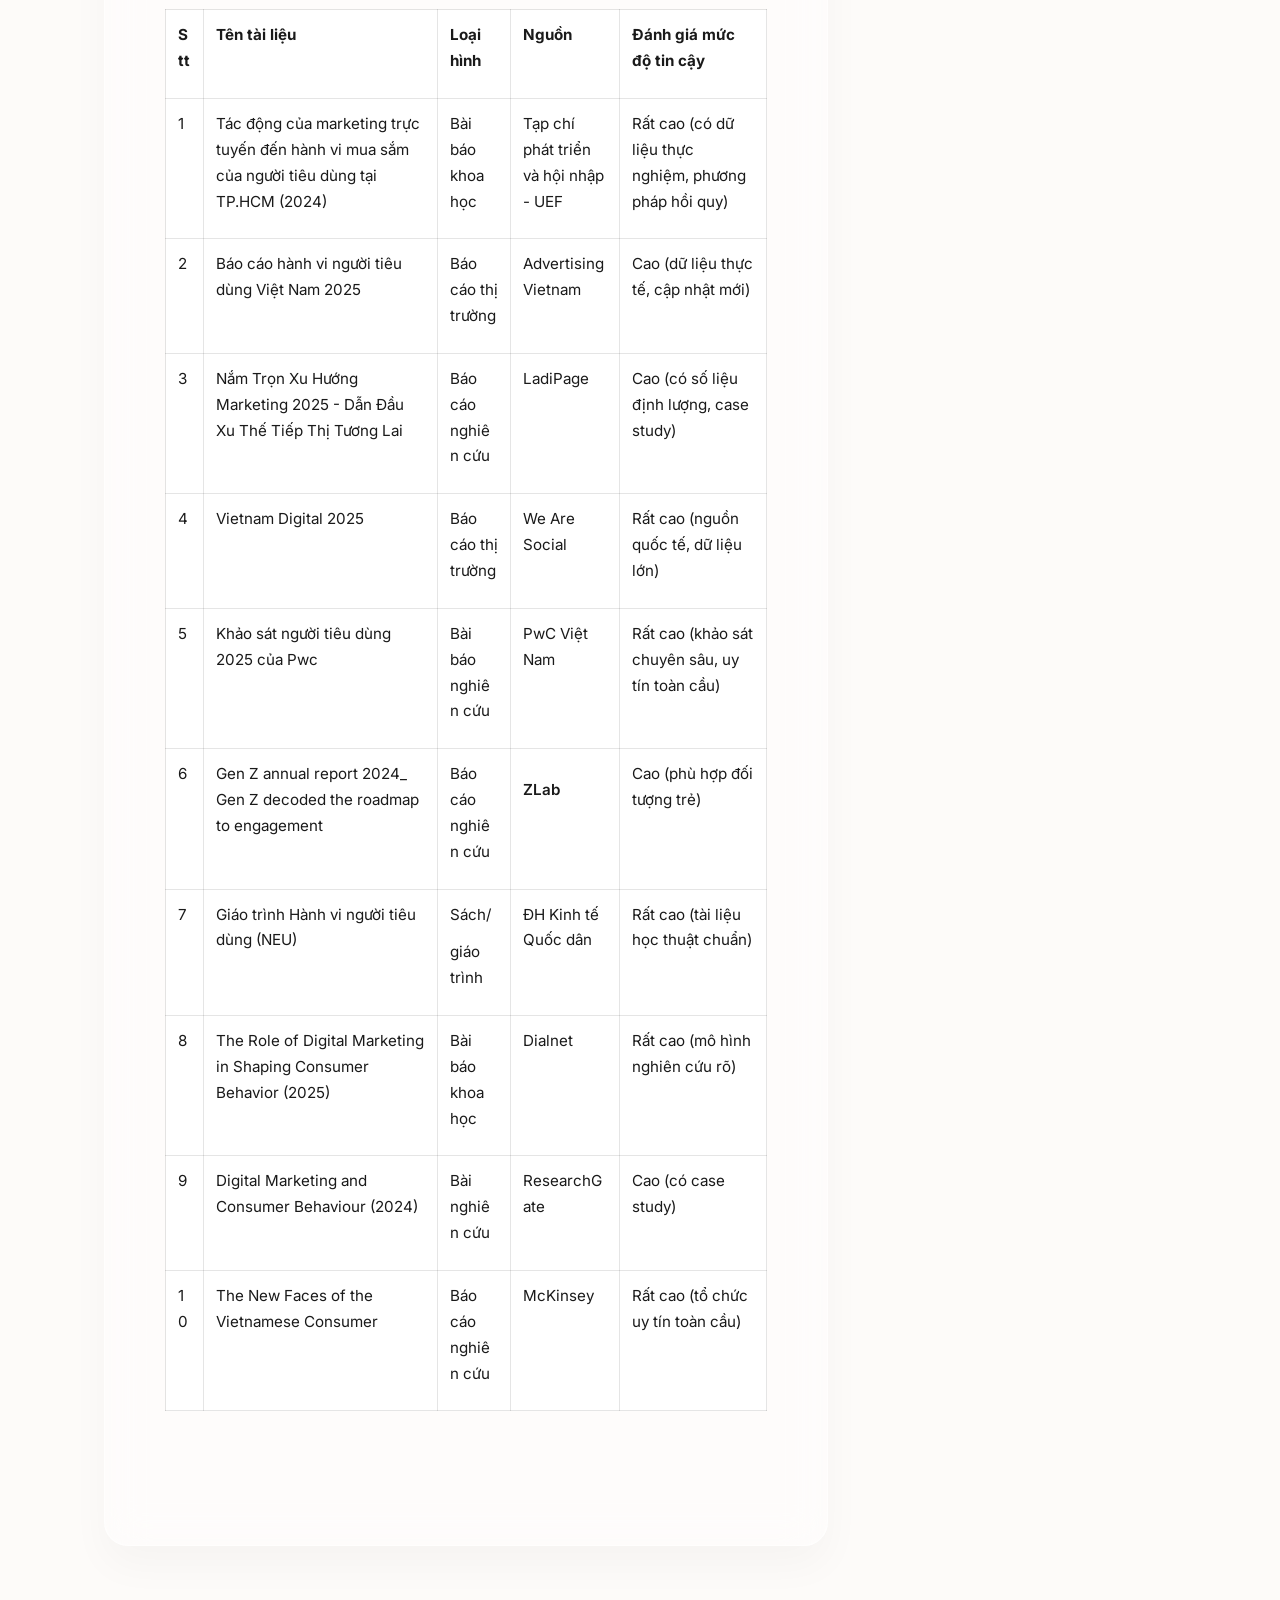
<file: bai2.html>
<!DOCTYPE html>
<html lang="vi">

<head>
  <meta charset="UTF-8">
  <meta name="viewport" content="width=device-width, initial-scale=1.0">
  <title>Bài 2 - Tìm kiếm thông tin và đánh giá học thuật | Phương Linh portfolio</title>
  <!-- Google Fonts -->
  <link
    href="https://fonts.googleapis.com/css2?family=Inter:wght@400;500;600;800&family=Lora:ital,wght@0,400;0,600;1,400&display=swap"
    rel="stylesheet">
  <!-- Font Awesome -->
  <link rel="stylesheet" href="https://cdnjs.cloudflare.com/ajax/libs/font-awesome/6.4.0/css/all.min.css">
  <!-- Custom CSS -->
  <link rel="stylesheet" href="style.css">
</head>

<body class="detail-page-body">
  <!-- Animated Background Setup (reused) -->
  <div class="glass-bg">
    <div class="blob blob-1"></div>
    <div class="blob blob-2"></div>
    <div class="blob blob-3"></div>
  </div>

  <div class="detail-page-wrapper">
    <a href="index.html?panel=3" class="back-link"><i class="fas fa-arrow-left"></i> Quay lại trang chủ</a>

    <div class="detail-header">
      <div class="ex-number">Bài tập 02</div>
      <h1>Tìm kiếm thông tin và đánh giá học thuật</h1>
      <p class="lead">Kỹ năng khai thác tài nguyên học thuật thông qua các toán tử tìm kiếm nâng cao và mô hình đánh giá nguồn tin đa chiều.</p>
    </div>

    <div class="detail-grid">
      <!-- Left: PDF Detailed content -->
      <div class="detail-content reveal">

          <h2 style="font-size: 1.25rem; color: var(--accent); margin-bottom: 0.5rem; display: flex; align-items: center; gap: 0.5rem;"><i class="fas fa-bullseye"></i> Tóm tắt</h2>
          <p style="margin-bottom: 1.5rem; line-height: 1.7;">Phát triển kỹ năng <strong>tìm kiếm và đánh giá thông tin học thuật</strong> thông qua các toán tử tìm kiếm nâng cao (Google Dorks) và các mô hình đánh giá nguồn tin tin cậy.</p>

          <h2 style="font-size: 1.25rem; color: var(--accent); margin-bottom: 0.5rem; display: flex; align-items: center; gap: 0.5rem;"><i class="fas fa-tasks"></i> Quá trình làm việc</h2>
          <ul style="margin-bottom: 1.5rem; line-height: 1.7; padding-left: 1.2rem;">
            <li><strong>Sử dụng toán tử tìm kiếm:</strong> Áp dụng <code>site:</code>, <code>filetype:</code>, <code>" "</code> để lọc kết quả học thuật chính xác.</li>
            <li><strong>Đánh giá nguồn tin:</strong> Kiểm tra chéo thông tin bằng mô hình CRAAP (Currency, Relevance, Authority, Accuracy, Purpose).</li>
            <li><strong>Tổng hợp dữ liệu:</strong> Lập bảng so sánh, trích xuất và lưu trữ tài liệu với định dạng chuẩn.</li>
          </ul>

<h2 style="font-size: 1.25rem; color: var(--accent); margin-top: 2rem; margin-bottom: 0.5rem; display: flex; align-items: center; gap: 0.5rem;"><i class="fas fa-table"></i> Đánh giá nguồn tin học thuật</h2>
<div class="table-responsive"><table><thead><tr><th><p>Nguồn tìm kiếm</p></th><th><p>Mục đích và cách thức thực hiện</p></th></tr><tr><th><p>Các cơ sở dữ liệu học thuật</p></th><th><p>Tìm kiếm các bài báo khoa học, luận văn và nghiên cứu có độ tin cậy cao.</p><p>Cách thực hiện:</p><ul><li>Sử dụng Google Scholar.</li><li>Nhập từ khóa: “digital marketing impact on consumer behavior”.</li><li>Lọc các bài nghiên cứu có trích dẫn nhiều.</li></ul><p>Nhận xét:<br /> Các nguồn này thường có tính học thuật cao, được kiểm duyệt trước khi công bố nên có độ tin cậy lớn. Tuy nhiên, nhược điểm là khó đọc và nhiều thuật ngữ chuyên ngành.</p></th></tr><tr><th><p>Tạp chí khoa học</p></th><th><p>Mục đích:<br /> Tìm các nghiên cứu chuyên sâu về Marketing và hành vi tiêu dùng.</p><p>Cách thực hiện:</p><ul><li>Truy cập các tạp chí như Journal of Marketing</li><li>Chọn các bài có phương pháp nghiên cứu rõ ràng</li></ul><p>Nhận xét:<br /> Đây là nguồn giúp hiểu rõ bản chất vấn đề, không chỉ dừng ở hiện tượng mà còn giải thích nguyên nhân.</p></th></tr><tr><th><p>Sách chuyên khảo</p></th><th><p>Mục đích:<br /> Xây dựng nền tảng lý thuyết.</p><p>Nội dung tìm hiểu:</p><ul><li>Nguyên lý Marketing</li><li>Hành vi người tiêu dùng</li><li>Vai trò của Marketing trong doanh nghiệp</li></ul><p>Nhận xét:<br /> Sách có độ tin cậy cao nhưng có thể chưa cập nhật nhanh so với thực tế.</p></th></tr><tr><th><p>Các nguồn mở trên Internet</p></th><th><p>Mục đích:<br /> Cập nhật xu hướng thực tế và số liệu mới.</p><p>Nguồn sử dụng:</p><ul><li>Statista</li><li>HubSpot</li><li>Brands Vietnam</li></ul><p>Nhận xét:<br /> Nguồn Internet giúp bài nghiên cứu có tính thực tiễn, nhưng cần đối chiếu nhiều nguồn để tránh sai lệch.</p></th></tr></thead></table></div><br><div class="table-responsive"><table><thead><tr><th><p>Tác giả và cơ quan xuất bản</p></th><th><p>Nội dung kiểm tra</p></th></tr><tr><th><p>Tác giả và cơ quan xuất bản</p></th><th><p>Tác giả là ai (học vị, chức danh)? Cơ quan xuất bản (Tạp chí, NXB, Trường) có uy tín trong ngành Kế toán không? (Kiểm tra nguồn là tạp chí có phản biện kín, sách giáo trình từ trường đại học lớn).</p><p>VD: Bài báo từ tạp chí khoa học sẽ đáng tin hơn blog cá nhân.</p></th></tr><tr><th><p>Phương pháp nghiên cứu</p></th><th><p>Bài viết có mô tả phương pháp nghiên cứu rõ ràng không? Số liệu có được trích dẫn và kiểm chứng từ các nguồn đáng tin cậy (BCTC đã kiểm toán, khảo sát khoa học) không?</p></th></tr><tr><th><p>Tính cập nhật</p></th><th><p>Tài liệu có còn phù hợp với chế độ kế toán hiện hành (TT 200, TT 133) và các quy định pháp luật hiện tại không? (Ưu tiên tài liệu xuất bản trong 5-7 năm gần nhất).</p></th></tr><tr><th><p>Mục đích</p></th><th><p>Mục đích của tài liệu là cung cấp thông tin khoa học khách quan hay chỉ là quảng bá/quan điểm cá nhân không có căn cứ?</p></th></tr></thead></table></div><br><div class="table-responsive"><table><thead><tr><th><p>Stt</p></th><th><p>Tên tài liệu</p></th><th><p>Loại hình</p></th><th><p>Nguồn</p></th><th><p>Đánh giá mức độ tin cậy</p></th></tr><tr><th><p>1</p></th><th><p>Tác động của marketing trực tuyến đến hành vi mua sắm của người tiêu dùng tại TP.HCM (2024)</p></th><th><p>Bài báo khoa học</p></th><th><p>Tạp chí phát triển và hội nhập - UEF</p></th><th><p>Rất cao (có dữ liệu thực nghiệm, phương pháp hồi quy)</p></th></tr><tr><th><p>2</p></th><th><p>Báo cáo hành vi người tiêu dùng Việt Nam 2025</p></th><th><p>Báo cáo thị trường</p></th><th><p>Advertising Vietnam</p></th><th><p>Cao (dữ liệu thực tế, cập nhật mới)</p></th></tr><tr><th><p>3</p></th><th><p>Nắm Trọn Xu Hướng Marketing 2025 - Dẫn Đầu Xu Thế Tiếp Thị Tương Lai</p></th><th><p>Báo cáo nghiên cứu</p></th><th><p>LadiPage</p></th><th><p>Cao (có số liệu định lượng, case study)</p></th></tr><tr><th><p>4</p></th><th><p>Vietnam Digital 2025</p></th><th><p>Báo cáo thị trường</p></th><th><p>We Are Social</p></th><th><p>Rất cao (nguồn quốc tế, dữ liệu lớn)</p></th></tr><tr><th><p>5</p></th><th><p>Khảo sát người tiêu dùng 2025 của Pwc</p></th><th><p>Bài báo nghiên cứu</p></th><th><p>PwC Việt Nam</p></th><th><p>Rất cao (khảo sát chuyên sâu, uy tín toàn cầu)</p></th></tr><tr><th><p>6</p></th><th><p>Gen Z annual report 2024_ Gen Z decoded the roadmap to engagement</p></th><th><p>Báo cáo nghiên cứu</p></th><th><p style="margin-top: 1rem; margin-bottom: 0.5rem;"><strong>ZLab</strong></p></th><th><p>Cao (phù hợp đối tượng trẻ)</p></th></tr><tr><th><p>7</p></th><th><p>Giáo trình Hành vi người tiêu dùng (NEU)</p></th><th><p>Sách/</p><p>giáo trình</p></th><th><p>ĐH Kinh tế Quốc dân</p></th><th><p>Rất cao (tài liệu học thuật chuẩn)</p></th></tr><tr><th><p>8</p></th><th><p>The Role of Digital Marketing in Shaping Consumer Behavior (2025)</p></th><th><p>Bài báo khoa học</p></th><th><p>Dialnet</p></th><th><p>Rất cao (mô hình nghiên cứu rõ)</p></th></tr><tr><th><p>9</p></th><th><p>Digital Marketing and Consumer Behaviour (2024)</p></th><th><p>Bài nghiên cứu</p></th><th><p>ResearchGate</p></th><th><p>Cao (có case study)</p></th></tr><tr><th><p>10</p></th><th><p>The New Faces of the Vietnamese Consumer</p></th><th><p>Báo cáo nghiên cứu</p></th><th><p>McKinsey</p></th><th><p>Rất cao (tổ chức uy tín toàn cầu)</p></th></tr></thead></table></div><br>
</div>

      <!-- Right: Original HTML assets (Images, Code blocks, tables) -->
      <div class="detail-assets reveal">
        <h3 class="section-title" style="font-size: 1.15rem; margin-bottom: 1rem;  padding-bottom: 0.4rem;">Thông tin bổ sung</h3>
        <p style="font-size: 0.95rem; color: var(--muted); margin-bottom: 1.5rem;">Khó khăn lớn nhất khi khai thác thông tin trên Internet là sự nhiễu loạn của các bài viết mang tính quảng cáo sản phẩm. Kỹ năng thiết lập từ khóa kết hợp toán tử Boolean và việc đối chiếu chéo (cross-reference) các Research Papers với tài liệu từ các công ty công nghệ lớn giúp chọn lọc được thông tin có giá trị thực sự.</p>
        <div style="border-top: 1px solid var(--border-muted); padding-top: 1.5rem;">
          <h4 class="skill-group-title" style="font-size: 0.85rem; margin-bottom: 0.8rem; font-family: var(--font-mono); text-transform: uppercase;">Kỹ năng rèn luyện</h4>
          <div class="card-skills">
            <span class="skill-chip">Google Scholar</span>
            <span class="skill-chip">Boolean Search</span>
            <span class="skill-chip">Academic Evaluation</span>
            <span class="skill-chip">Tư duy phản biện</span>
          </div>
        </div>
      </div>
    </div>
  </div>
</body>
</html>
</file>
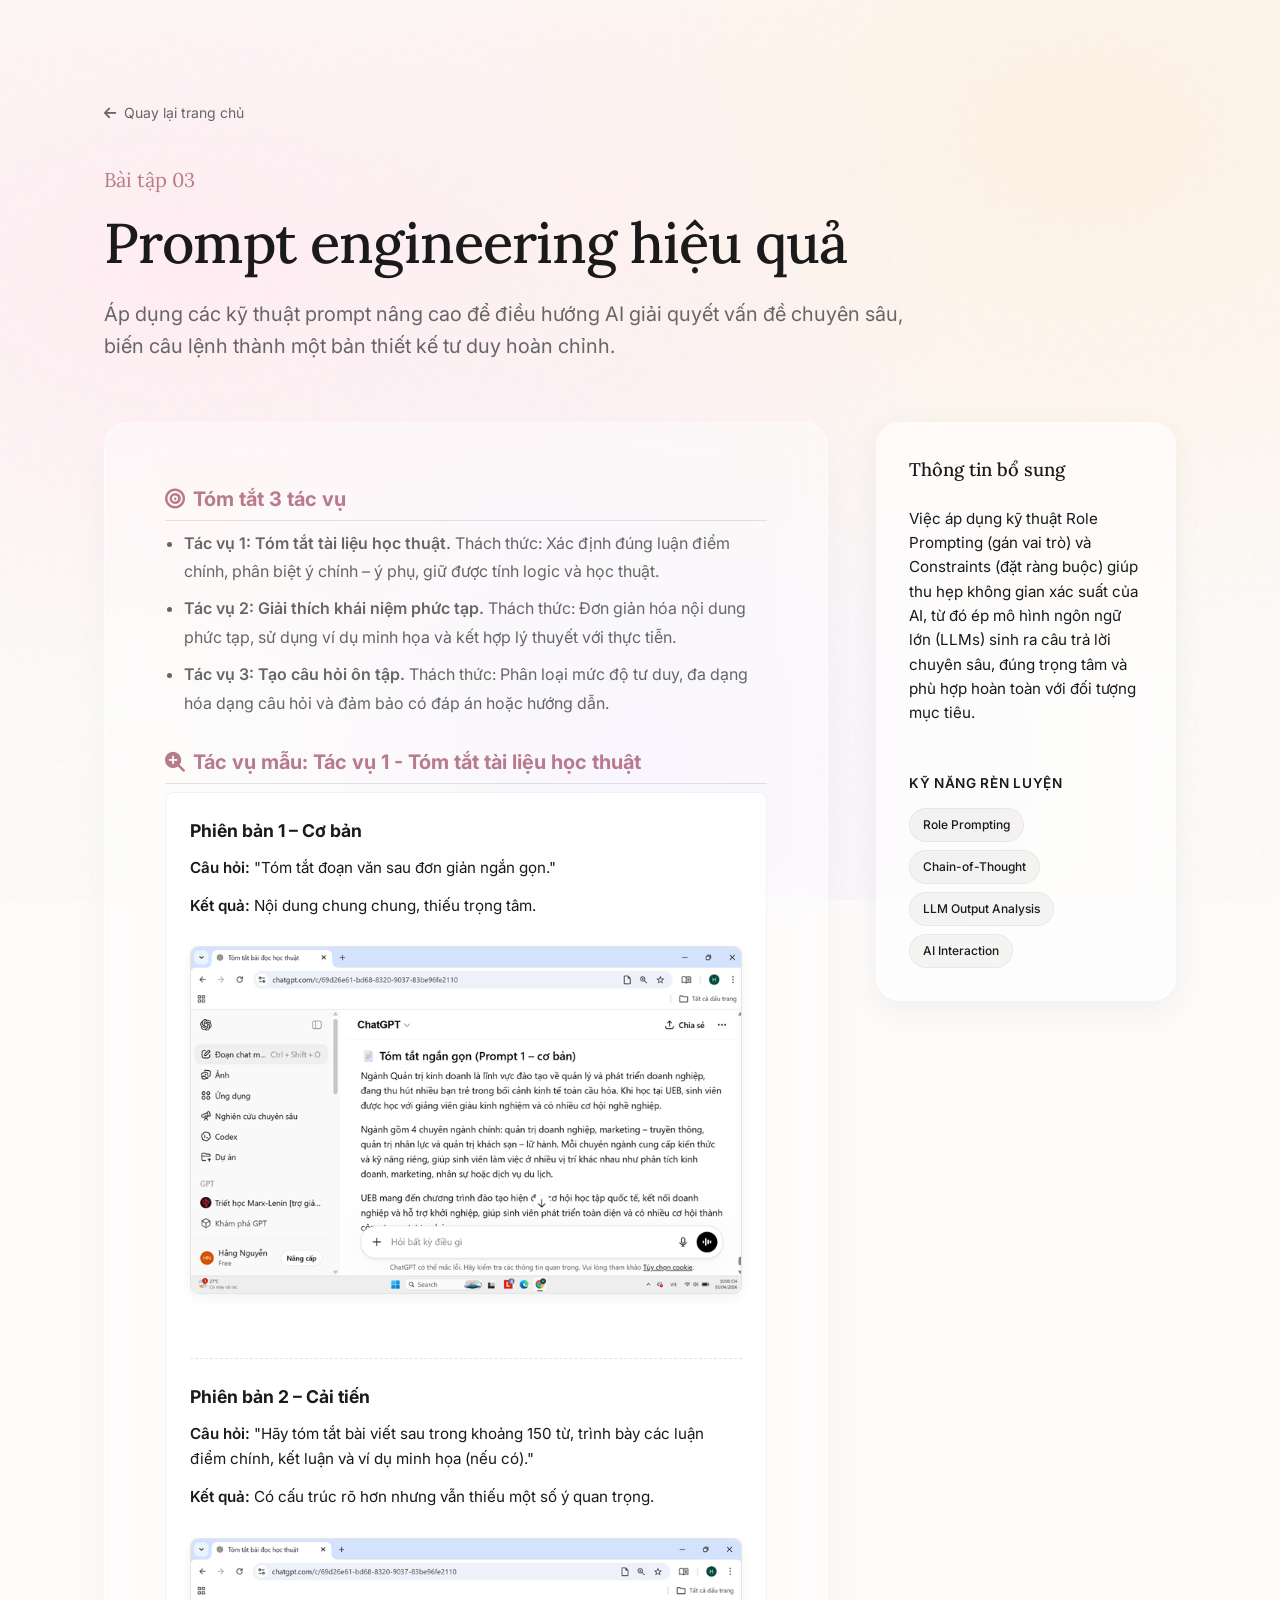
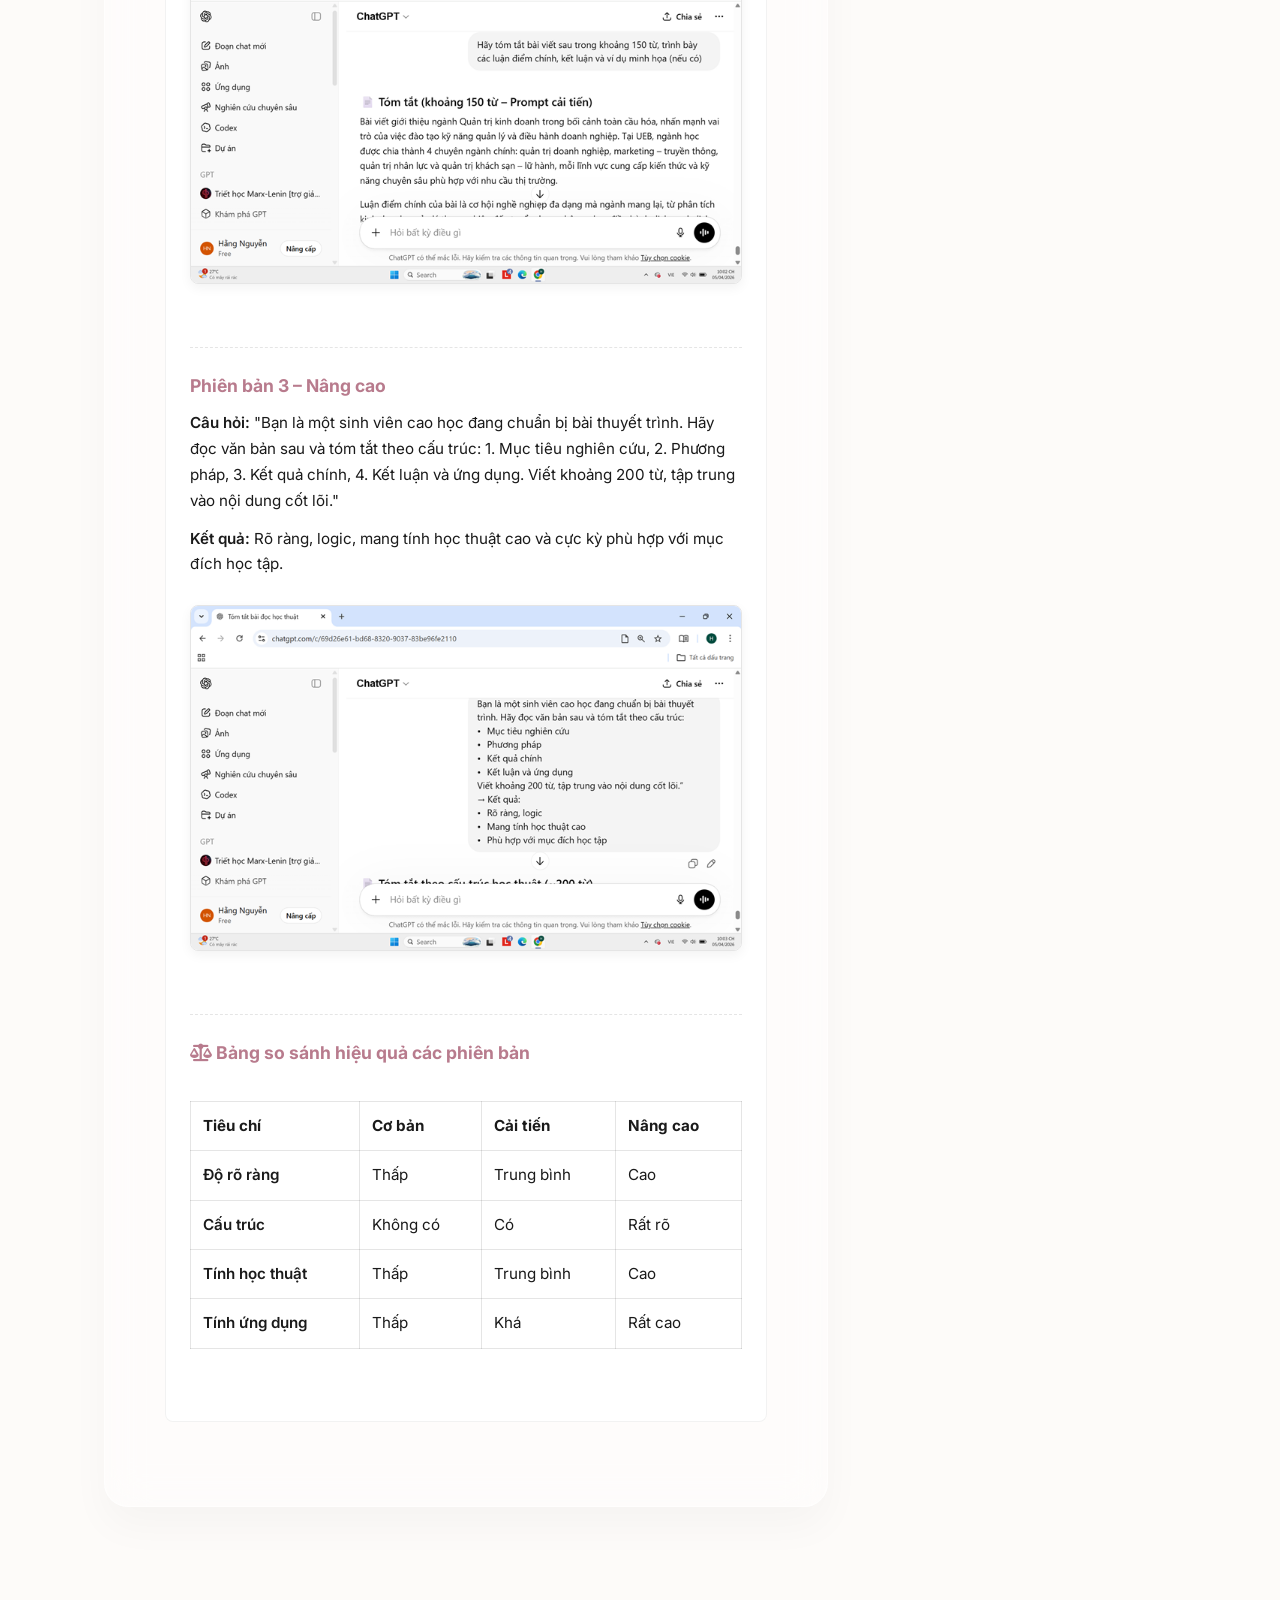
<file: bai3.html>
<!DOCTYPE html>
<html lang="vi">

<head>
  <meta charset="UTF-8">
  <meta name="viewport" content="width=device-width, initial-scale=1.0">
  <title>Bài 3 - Prompt engineering hiệu quả | Phương Linh portfolio</title>
  <!-- Google Fonts -->
  <link
    href="https://fonts.googleapis.com/css2?family=Inter:wght@400;500;600;800&family=Lora:ital,wght@0,400;0,600;1,400&display=swap"
    rel="stylesheet">
  <!-- Font Awesome -->
  <link rel="stylesheet" href="https://cdnjs.cloudflare.com/ajax/libs/font-awesome/6.4.0/css/all.min.css">
  <!-- Custom CSS -->
  <link rel="stylesheet" href="style.css">
</head>

<body class="detail-page-body">
  <!-- Animated Background Setup (reused) -->
  <div class="glass-bg">
    <div class="blob blob-1"></div>
    <div class="blob blob-2"></div>
    <div class="blob blob-3"></div>
  </div>

  <div class="detail-page-wrapper">
    <a href="index.html?panel=4" class="back-link"><i class="fas fa-arrow-left"></i> Quay lại trang chủ</a>

    <div class="detail-header">
      <div class="ex-number">Bài tập 03</div>
      <h1>Prompt engineering hiệu quả</h1>
      <p class="lead">Áp dụng các kỹ thuật prompt nâng cao để điều hướng AI giải quyết vấn đề chuyên sâu, biến câu lệnh
        thành một bản thiết kế tư duy hoàn chỉnh.</p>
    </div>

    <div class="detail-grid">
      <!-- Left: PDF Detailed content -->
      <div class="detail-content reveal">

        <h2
          style="font-size: 1.25rem; color: var(--accent); margin-bottom: 0.5rem; display: flex; align-items: center; gap: 0.5rem;">
          <i class="fas fa-bullseye"></i> Tóm tắt 3 tác vụ
        </h2>
        <ul style="margin-bottom: 1.5rem; line-height: 1.7; padding-left: 1.2rem;">
          <li><strong>Tác vụ 1: Tóm tắt tài liệu học thuật.</strong> Thách thức: Xác định đúng luận điểm chính, phân
            biệt ý chính – ý phụ, giữ được tính logic và học thuật.</li>
          <li><strong>Tác vụ 2: Giải thích khái niệm phức tạp.</strong> Thách thức: Đơn giản hóa nội dung phức tạp, sử
            dụng ví dụ minh họa và kết hợp lý thuyết với thực tiễn.</li>
          <li><strong>Tác vụ 3: Tạo câu hỏi ôn tập.</strong> Thách thức: Phân loại mức độ tư duy, đa dạng hóa dạng câu
            hỏi và đảm bảo có đáp án hoặc hướng dẫn.</li>
        </ul>

        <h2
          style="font-size: 1.25rem; color: var(--accent); margin-bottom: 0.5rem; display: flex; align-items: center; gap: 0.5rem;">
          <i class="fas fa-search-plus"></i> Tác vụ mẫu: Tác vụ 1 - Tóm tắt tài liệu học thuật
        </h2>
        <div
          style="background: rgba(255,255,255,0.8); padding: 1.5rem; border-radius: 8px; border: 1px solid rgba(0,0,0,0.05); margin-bottom: 1.5rem;">
          <h3 style="margin-top: 0; color: var(--text); font-size: 1.1rem;">Phiên bản 1 – Cơ bản</h3>
          <p><strong>Câu hỏi:</strong> "Tóm tắt đoạn văn sau đơn giản ngắn gọn."</p>
          <p><strong>Kết quả:</strong> Nội dung chung chung, thiếu trọng tâm.</p>
          <img src="assets/images/BT2-B3_image7.png" alt="Kết quả phiên bản 1"
            style="max-width: 100%; border-radius: 8px; margin-top: 1rem; border: 1px solid rgba(0,0,0,0.1); box-shadow: 0 4px 12px rgba(0,0,0,0.05);">

          <hr style="border: 0; border-top: 1px dashed rgba(0,0,0,0.1); margin: 1.5rem 0;">

          <h3 style="margin-top: 0; color: var(--text); font-size: 1.1rem;">Phiên bản 2 – Cải tiến</h3>
          <p><strong>Câu hỏi:</strong> "Hãy tóm tắt bài viết sau trong khoảng 150 từ, trình bày các luận điểm chính, kết
            luận và ví dụ minh họa (nếu có)."</p>
          <p><strong>Kết quả:</strong> Có cấu trúc rõ hơn nhưng vẫn thiếu một số ý quan trọng.</p>
          <img src="assets/images/BT2-B3_image5.png" alt="Kết quả phiên bản 2"
            style="max-width: 100%; border-radius: 8px; margin-top: 1rem; border: 1px solid rgba(0,0,0,0.1); box-shadow: 0 4px 12px rgba(0,0,0,0.05);">

          <hr style="border: 0; border-top: 1px dashed rgba(0,0,0,0.1); margin: 1.5rem 0;">

          <h3 style="margin-top: 0; color: var(--text); font-size: 1.1rem; color: var(--accent);">Phiên bản 3 – Nâng cao
          </h3>
          <p><strong>Câu hỏi:</strong> "Bạn là một sinh viên cao học đang chuẩn bị bài thuyết trình. Hãy đọc văn bản sau
            và tóm tắt theo cấu trúc: 1. Mục tiêu nghiên cứu, 2. Phương pháp, 3. Kết quả chính, 4. Kết luận và ứng dụng.
            Viết khoảng 200 từ, tập trung vào nội dung cốt lõi."</p>
          <p><strong>Kết quả:</strong> Rõ ràng, logic, mang tính học thuật cao và cực kỳ phù hợp với mục đích học tập.
          </p>
          <img src="assets/images/BT2-B3_image4.png" alt="Kết quả phiên bản 3"
            style="max-width: 100%; border-radius: 8px; margin-top: 1rem; border: 1px solid rgba(0,0,0,0.1); box-shadow: 0 4px 12px rgba(0,0,0,0.05);">

          <hr style="border: 0; border-top: 1px dashed rgba(0,0,0,0.1); margin: 1.5rem 0;">

          <h3 style="margin-top: 0; color: var(--text); font-size: 1.1rem; color: var(--accent);"><i
              class="fas fa-balance-scale"></i> Bảng so sánh hiệu quả các phiên bản</h3>
          <div class="table-responsive">
            <table>
              <thead>
                <tr>
                  <th>Tiêu chí</th>
                  <th>Cơ bản</th>
                  <th>Cải tiến</th>
                  <th>Nâng cao</th>
                </tr>
              </thead>
              <tbody>
                <tr>
                  <td><strong>Độ rõ ràng</strong></td>
                  <td>Thấp</td>
                  <td>Trung bình</td>
                  <td>Cao</td>
                </tr>
                <tr>
                  <td><strong>Cấu trúc</strong></td>
                  <td>Không có</td>
                  <td>Có</td>
                  <td>Rất rõ</td>
                </tr>
                <tr>
                  <td><strong>Tính học thuật</strong></td>
                  <td>Thấp</td>
                  <td>Trung bình</td>
                  <td>Cao</td>
                </tr>
                <tr>
                  <td><strong>Tính ứng dụng</strong></td>
                  <td>Thấp</td>
                  <td>Khá</td>
                  <td>Rất cao</td>
                </tr>
              </tbody>
            </table>
          </div>
        </div>

      </div>

      <!-- Right: Original HTML assets (Images, Code blocks, tables) -->
      <div class="detail-assets reveal">
        <h3 class="section-title" style="font-size: 1.15rem; margin-bottom: 1rem;  padding-bottom: 0.4rem;">Thông tin bổ
          sung</h3>
        <p style="font-size: 0.95rem; color: var(--muted); margin-bottom: 1.5rem;">Việc áp dụng kỹ thuật Role Prompting
          (gán vai trò) và Constraints (đặt ràng buộc) giúp thu hẹp không gian xác suất của AI, từ đó ép mô hình ngôn
          ngữ lớn (LLMs) sinh ra câu trả lời chuyên sâu, đúng trọng tâm và phù hợp hoàn toàn với đối tượng mục tiêu.</p>
        <div style="border-top: 1px solid var(--border-muted); padding-top: 1.5rem;">
          <h4 class="skill-group-title"
            style="font-size: 0.85rem; margin-bottom: 0.8rem; font-family: var(--font-mono); text-transform: uppercase;">
            Kỹ năng rèn luyện</h4>
          <div class="card-skills">
            <span class="skill-chip">Role Prompting</span>
            <span class="skill-chip">Chain-of-Thought</span>
            <span class="skill-chip">LLM Output Analysis</span>
            <span class="skill-chip">AI Interaction</span>
          </div>
        </div>
      </div>
    </div>
  </div>
</body>

</html>
</file>
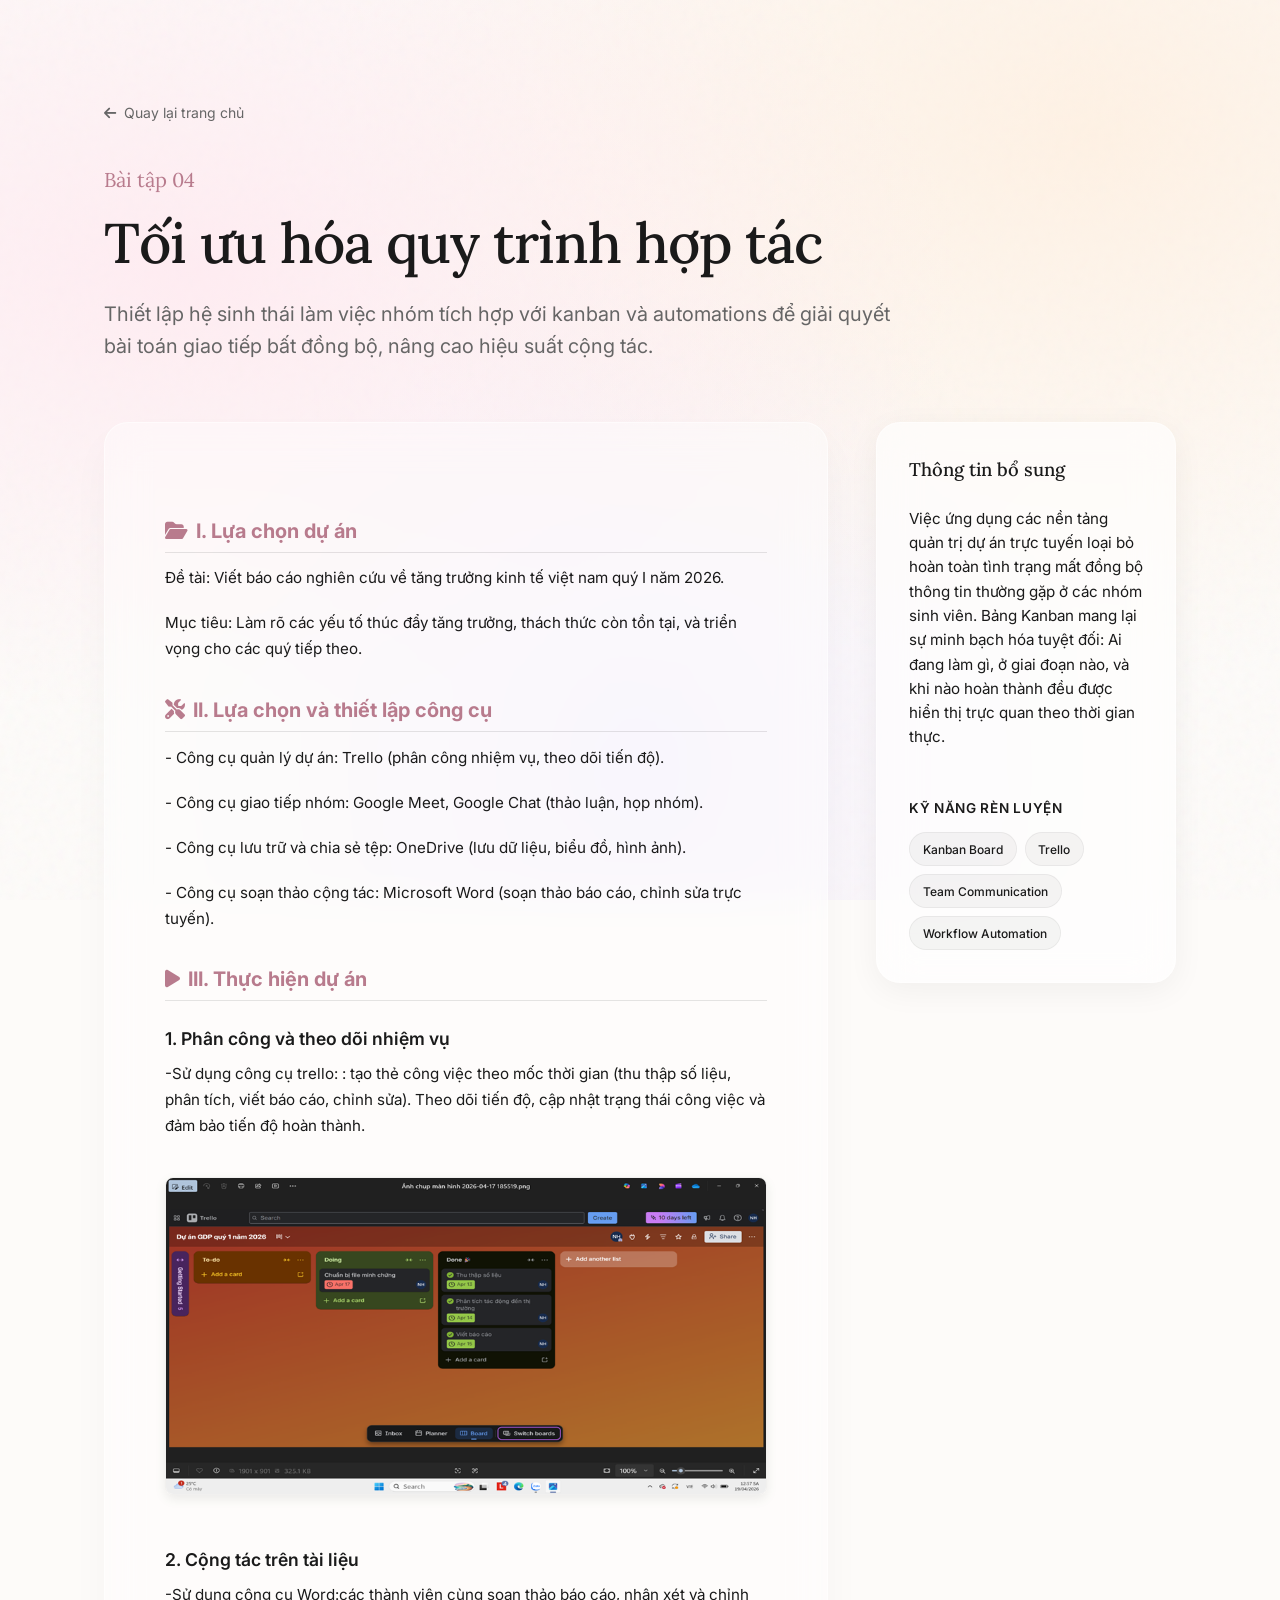
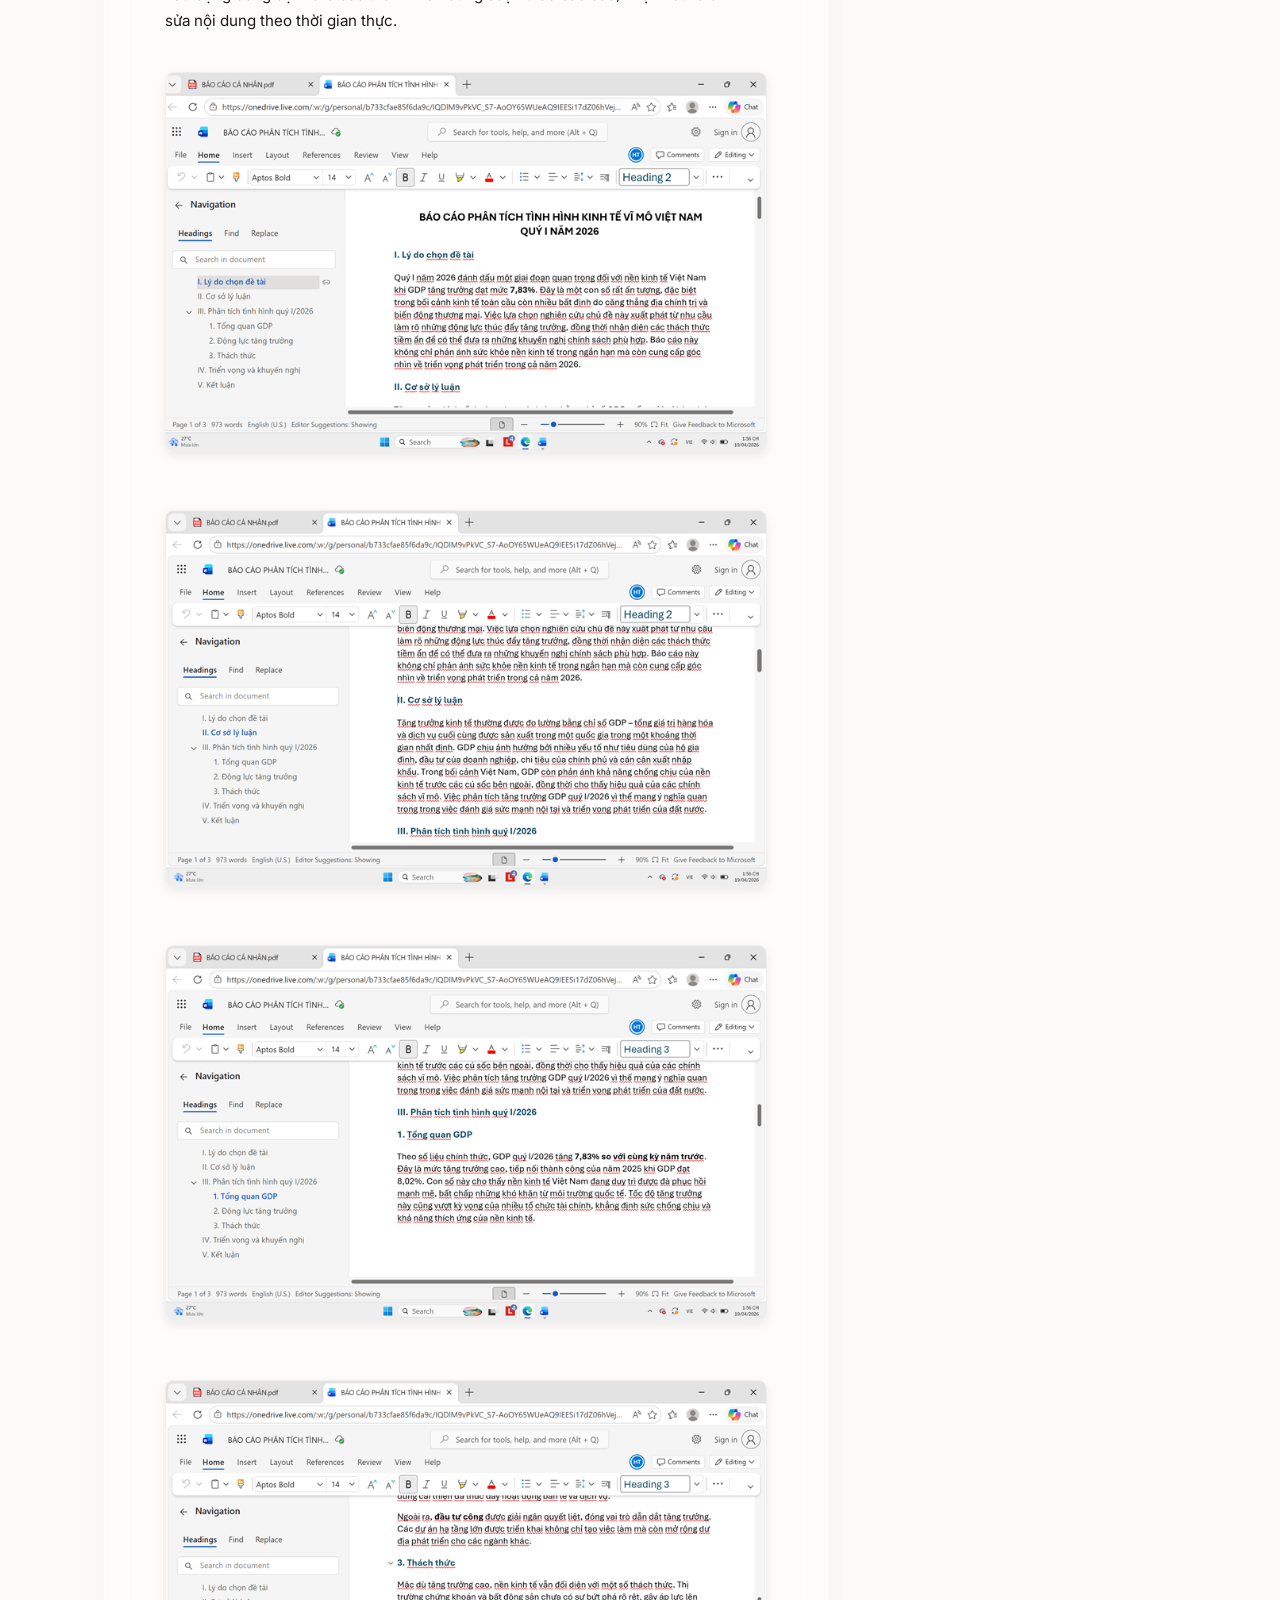
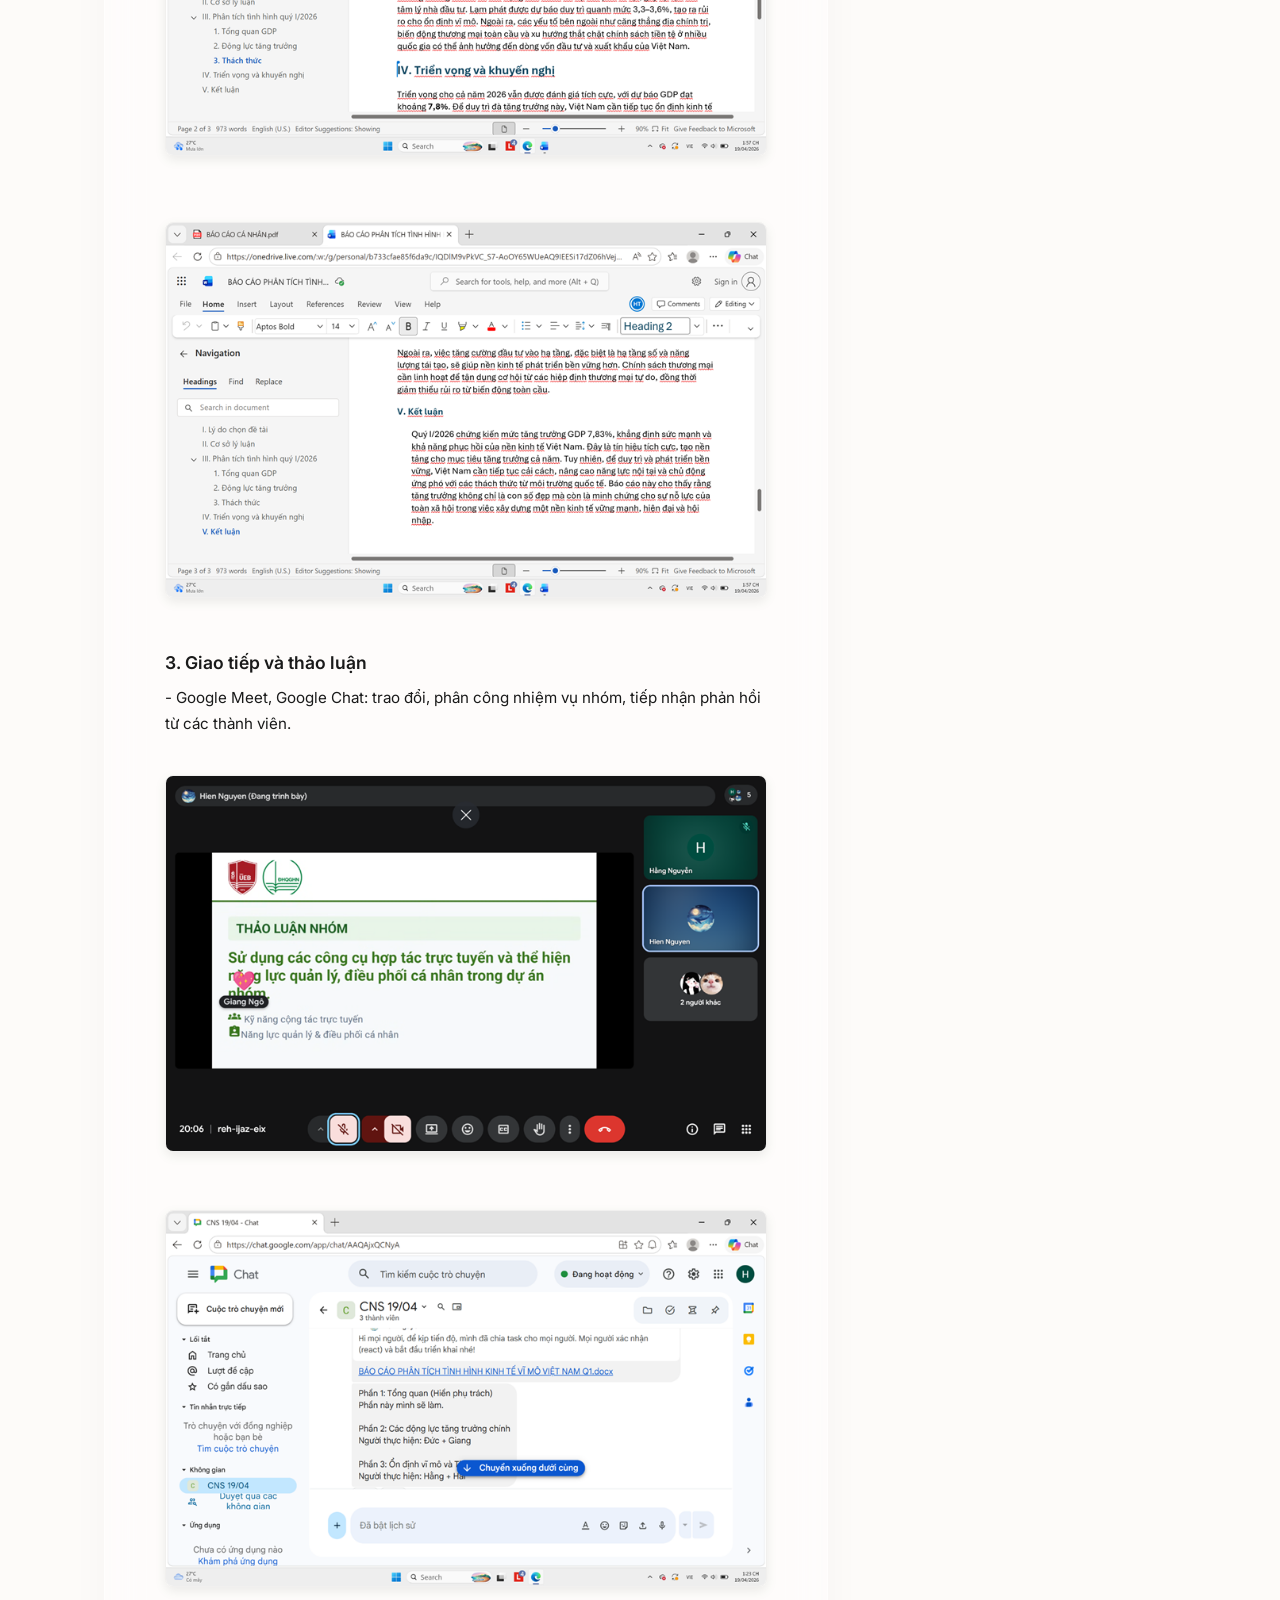
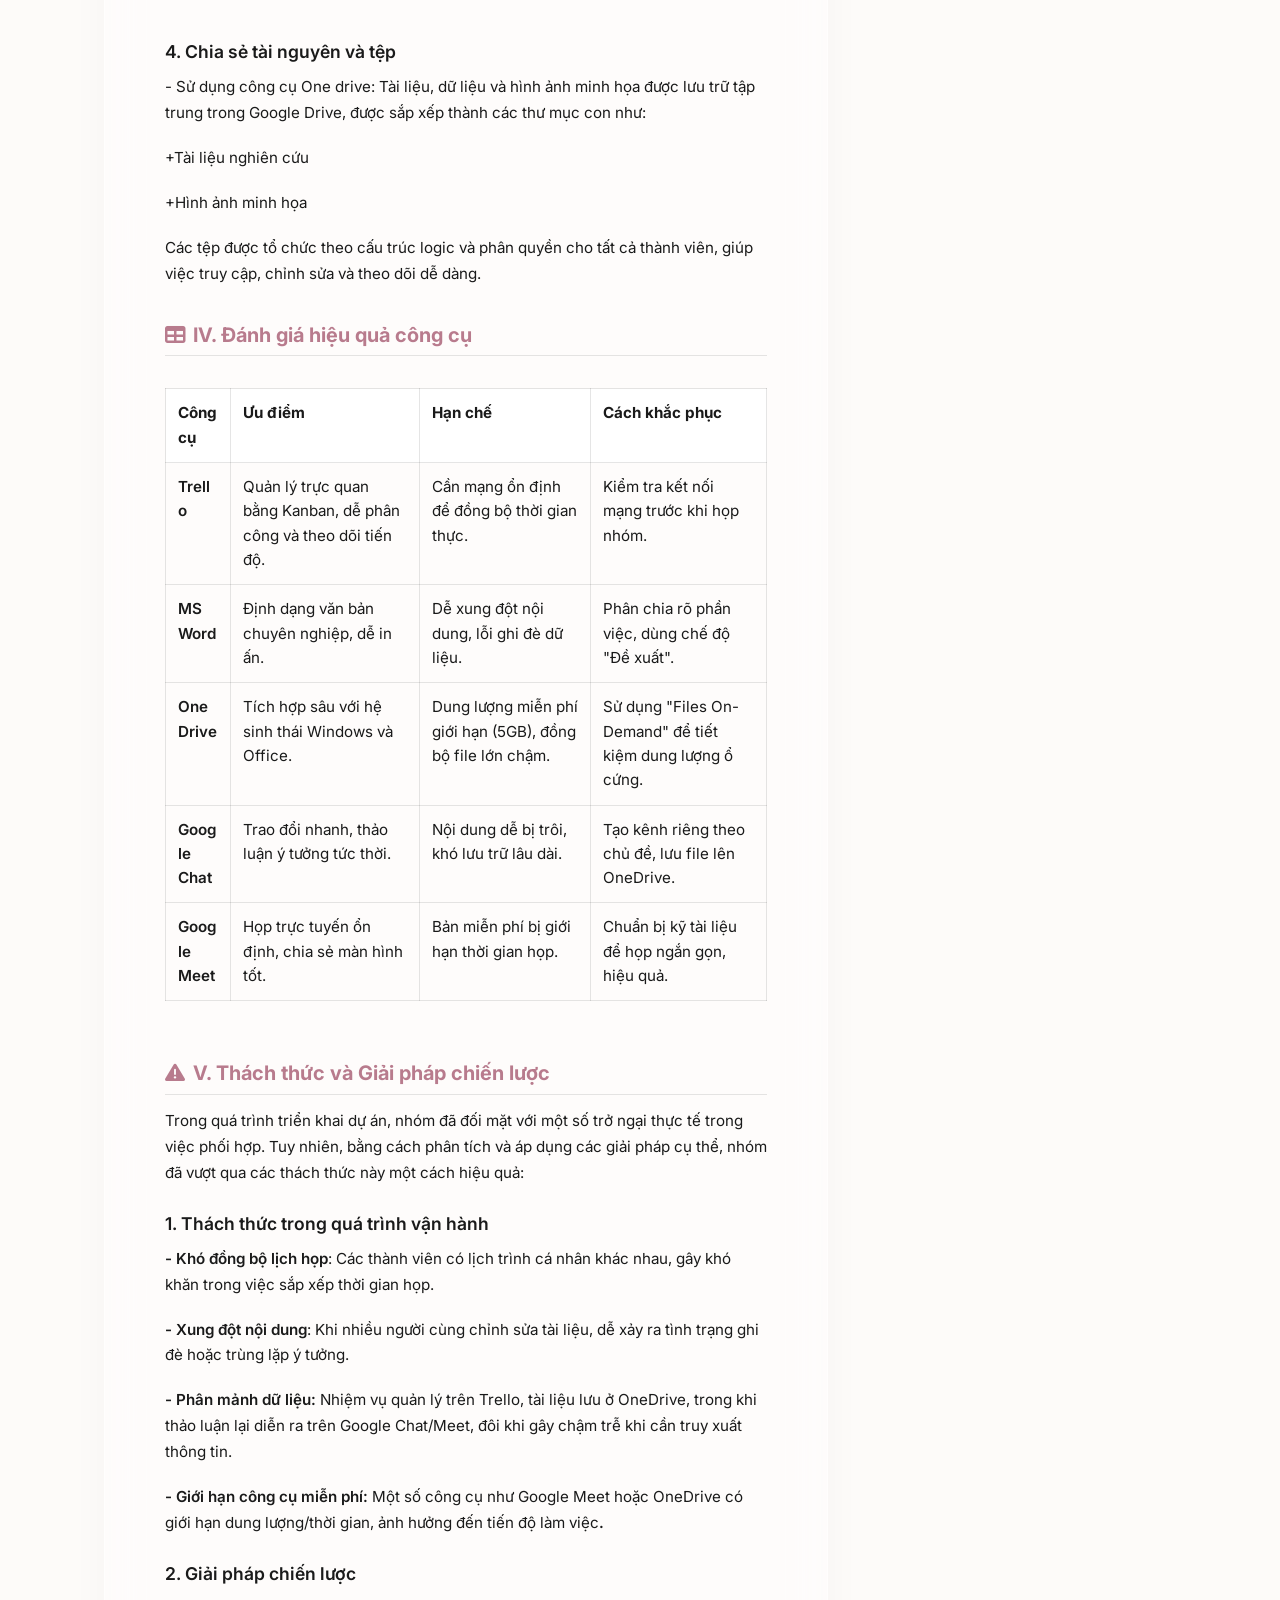
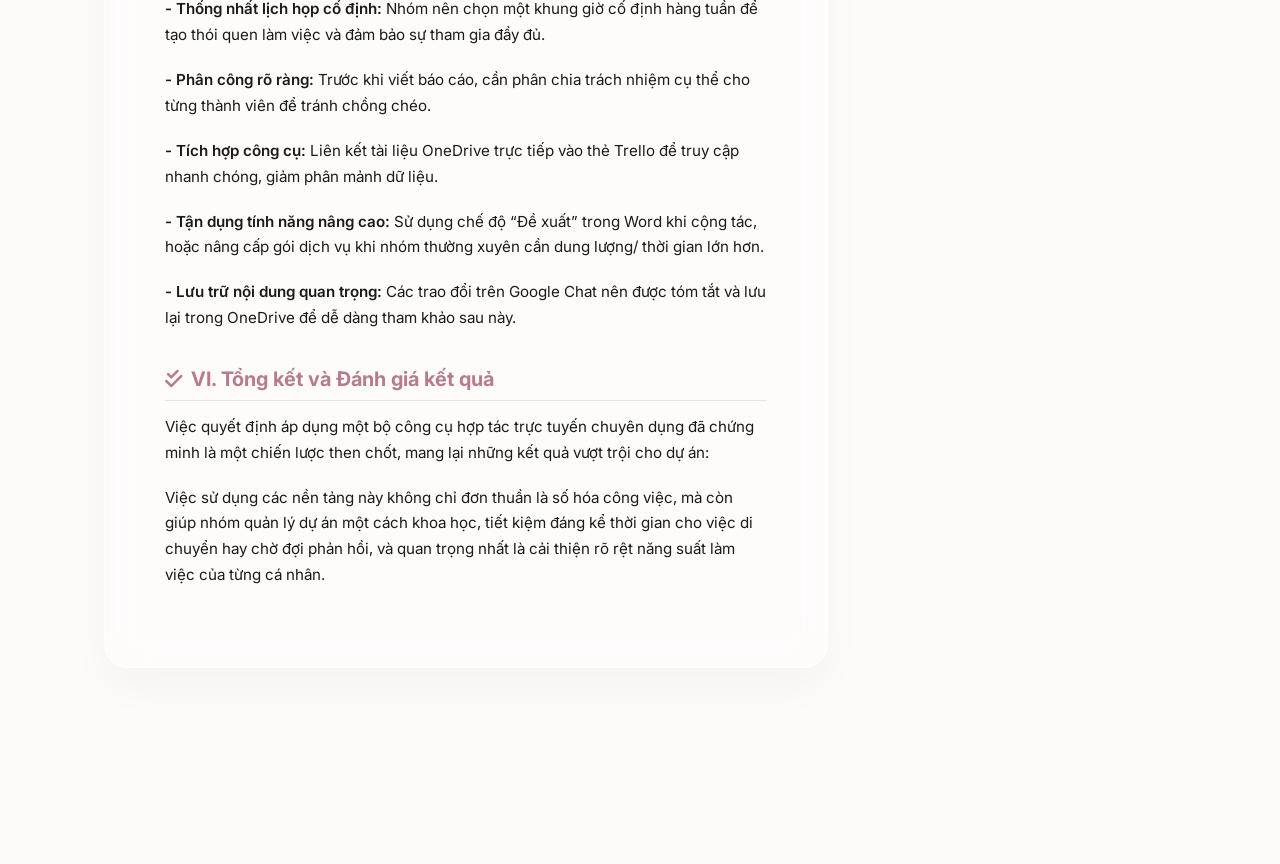
<file: bai4.html>
<!DOCTYPE html>
<html lang="vi">

<head>
  <meta charset="UTF-8">
  <meta name="viewport" content="width=device-width, initial-scale=1.0">
  <title>Bài 4 - Tối ưu hóa quy trình hợp tác | Phương Linh portfolio</title>
  <!-- Google Fonts -->
  <link
    href="https://fonts.googleapis.com/css2?family=Inter:wght@400;500;600;800&family=Lora:ital,wght@0,400;0,600;1,400&display=swap"
    rel="stylesheet">
  <!-- Font Awesome -->
  <link rel="stylesheet" href="https://cdnjs.cloudflare.com/ajax/libs/font-awesome/6.4.0/css/all.min.css">
  <!-- Custom CSS -->
  <link rel="stylesheet" href="style.css">
</head>

<body class="detail-page-body">
  <!-- Animated Background Setup (reused) -->
  <div class="glass-bg">
    <div class="blob blob-1"></div>
    <div class="blob blob-2"></div>
    <div class="blob blob-3"></div>
  </div>

  <div class="detail-page-wrapper">
    <a href="index.html?panel=5" class="back-link"><i class="fas fa-arrow-left"></i> Quay lại trang chủ</a>

    <div class="detail-header">
      <div class="ex-number">Bài tập 04</div>
      <h1>Tối ưu hóa quy trình hợp tác</h1>
      <p class="lead">Thiết lập hệ sinh thái làm việc nhóm tích hợp với kanban và automations để giải quyết bài toán giao tiếp bất đồng bộ, nâng cao hiệu suất cộng tác.</p>
    </div>

    <div class="detail-grid">
      <!-- Left: PDF Detailed content -->
      <div class="detail-content reveal">
<h2 style="font-size: 1.25rem; color: var(--accent); margin-top: 2rem; margin-bottom: 0.8rem; display: flex; align-items: center; gap: 0.5rem;"><i class="fas fa-folder-open"></i> I. Lựa chọn dự án</h2><p style="margin-bottom: 1.2rem; line-height: 1.7; color: var(--text);">Đề tài: Viết báo cáo nghiên cứu về tăng trưởng kinh tế việt nam quý I năm 2026.</p><p style="margin-bottom: 1.2rem; line-height: 1.7; color: var(--text);">Mục tiêu: Làm rõ các yếu tố thúc đẩy tăng trưởng, thách thức còn tồn tại, và triển vọng cho các quý tiếp theo.</p><h2 style="font-size: 1.25rem; color: var(--accent); margin-top: 2rem; margin-bottom: 0.8rem; display: flex; align-items: center; gap: 0.5rem;"><i class="fas fa-tools"></i> II. Lựa chọn và thiết lập công cụ</h2><p style="margin-bottom: 1.2rem; line-height: 1.7; color: var(--text);">- Công cụ quản lý dự án: Trello (phân công nhiệm vụ, theo dõi tiến độ).</p><p style="margin-bottom: 1.2rem; line-height: 1.7; color: var(--text);">- Công cụ giao tiếp nhóm: Google Meet, Google Chat (thảo luận, họp nhóm).</p><p style="margin-bottom: 1.2rem; line-height: 1.7; color: var(--text);">- Công cụ lưu trữ và chia sẻ tệp: OneDrive (lưu dữ liệu, biểu đồ, hình ảnh).</p><p style="margin-bottom: 1.2rem; line-height: 1.7; color: var(--text);">- Công cụ soạn thảo cộng tác: Microsoft Word (soạn thảo báo cáo, chỉnh sửa trực tuyến).</p><h2 style="font-size: 1.25rem; color: var(--accent); margin-top: 2rem; margin-bottom: 0.8rem; display: flex; align-items: center; gap: 0.5rem;"><i class="fas fa-play"></i> III. Thực hiện dự án</h2><h3 style="font-size: 1.1rem; color: var(--text); margin-top: 1.5rem; margin-bottom: 0.5rem; font-weight: 600;">1. Phân công và theo dõi nhiệm vụ</h3><p style="margin-bottom: 1.2rem; line-height: 1.7; color: var(--text);">-Sử dụng công cụ trello: : tạo thẻ công việc theo mốc thời gian (thu thập số liệu, phân tích, viết báo cáo, chỉnh sửa). Theo dõi tiến độ, cập nhật trạng thái công việc và đảm bảo tiến độ hoàn thành.</p><p><img style="max-width: 100%; height: auto; border-radius: 8px; margin: 1.2rem 0; box-shadow: 0 4px 12px rgba(0,0,0,0.08); border: 1px solid rgba(0,0,0,0.05);" src="assets/images/BT4_mammoth_1.png" /></p><h3 style="font-size: 1.1rem; color: var(--text); margin-top: 1.5rem; margin-bottom: 0.5rem; font-weight: 600;">2. Cộng tác trên tài liệu</h3><p style="margin-bottom: 1.2rem; line-height: 1.7; color: var(--text);">-Sử dụng công cụ Word:các thành viên cùng soạn thảo báo cáo, nhận xét và chỉnh sửa nội dung theo thời gian thực.</p><p><img style="max-width: 100%; height: auto; border-radius: 8px; margin: 1.2rem 0; box-shadow: 0 4px 12px rgba(0,0,0,0.08); border: 1px solid rgba(0,0,0,0.05);" src="assets/images/BT4_mammoth_2.png" /></p><p><img style="max-width: 100%; height: auto; border-radius: 8px; margin: 1.2rem 0; box-shadow: 0 4px 12px rgba(0,0,0,0.08); border: 1px solid rgba(0,0,0,0.05);" src="assets/images/BT4_mammoth_3.png" /></p><p><img style="max-width: 100%; height: auto; border-radius: 8px; margin: 1.2rem 0; box-shadow: 0 4px 12px rgba(0,0,0,0.08); border: 1px solid rgba(0,0,0,0.05);" src="assets/images/BT4_mammoth_4.png" /></p><p><img style="max-width: 100%; height: auto; border-radius: 8px; margin: 1.2rem 0; box-shadow: 0 4px 12px rgba(0,0,0,0.08); border: 1px solid rgba(0,0,0,0.05);" src="assets/images/BT4_mammoth_5.png" />      	</p><p style="margin-bottom: 1.2rem; line-height: 1.7; color: var(--text);"> </p><p><img style="max-width: 100%; height: auto; border-radius: 8px; margin: 1.2rem 0; box-shadow: 0 4px 12px rgba(0,0,0,0.08); border: 1px solid rgba(0,0,0,0.05);" src="assets/images/BT4_mammoth_6.png" /></p><h3 style="font-size: 1.1rem; color: var(--text); margin-top: 1.5rem; margin-bottom: 0.5rem; font-weight: 600;">3. Giao tiếp và thảo luận</h3><p style="margin-bottom: 1.2rem; line-height: 1.7; color: var(--text);">- Google Meet, Google Chat: trao đổi, phân công nhiệm vụ nhóm, tiếp nhận phản hồi từ các thành viên.</p><p><img style="max-width: 100%; height: auto; border-radius: 8px; margin: 1.2rem 0; box-shadow: 0 4px 12px rgba(0,0,0,0.08); border: 1px solid rgba(0,0,0,0.05);" src="assets/images/BT4_mammoth_7.png" /></p><p><img style="max-width: 100%; height: auto; border-radius: 8px; margin: 1.2rem 0; box-shadow: 0 4px 12px rgba(0,0,0,0.08); border: 1px solid rgba(0,0,0,0.05);" src="assets/images/BT4_mammoth_8.png" /></p><p style="margin-bottom: 1.2rem; line-height: 1.7; color: var(--text);"> </p><h3 style="font-size: 1.1rem; color: var(--text); margin-top: 1.5rem; margin-bottom: 0.5rem; font-weight: 600;">4. Chia sẻ tài nguyên và tệp</h3><p style="margin-bottom: 1.2rem; line-height: 1.7; color: var(--text);">- Sử dụng công cụ One drive: Tài liệu, dữ liệu và hình ảnh minh họa được lưu trữ tập trung trong Google Drive, được sắp xếp thành các thư mục con như:</p><p style="margin-bottom: 1.2rem; line-height: 1.7; color: var(--text);">+Tài liệu nghiên cứu</p><p style="margin-bottom: 1.2rem; line-height: 1.7; color: var(--text);">+Hình ảnh minh họa</p><p style="margin-bottom: 1.2rem; line-height: 1.7; color: var(--text);">Các tệp được tổ chức theo cấu trúc logic và phân quyền cho tất cả thành viên, giúp việc truy cập, chỉnh sửa và theo dõi dễ dàng.</p>
          <h2 style="font-size: 1.25rem; color: var(--accent); margin-top: 2rem; margin-bottom: 0.5rem; display: flex; align-items: center; gap: 0.5rem;"><i class="fas fa-table"></i> IV. Đánh giá hiệu quả công cụ</h2>
          <div class="table-responsive">
            <table>
              <thead>
                <tr>
                  <th>Công cụ</th>
                  <th>Ưu điểm</th>
                  <th>Hạn chế</th>
                  <th>Cách khắc phục</th>
                </tr>
              </thead>
              <tbody>
                <tr>
                  <td><strong>Trello</strong></td>
                  <td>Quản lý trực quan bằng Kanban, dễ phân công và theo dõi tiến độ.</td>
                  <td>Cần mạng ổn định để đồng bộ thời gian thực.</td>
                  <td>Kiểm tra kết nối mạng trước khi họp nhóm.</td>
                </tr>
                <tr>
                  <td><strong>MS Word</strong></td>
                  <td>Định dạng văn bản chuyên nghiệp, dễ in ấn.</td>
                  <td>Dễ xung đột nội dung, lỗi ghi đè dữ liệu.</td>
                  <td>Phân chia rõ phần việc, dùng chế độ "Đề xuất".</td>
                </tr>
                <tr>
                  <td><strong>OneDrive</strong></td>
                  <td>Tích hợp sâu với hệ sinh thái Windows và Office.</td>
                  <td>Dung lượng miễn phí giới hạn (5GB), đồng bộ file lớn chậm.</td>
                  <td>Sử dụng "Files On-Demand" để tiết kiệm dung lượng ổ cứng.</td>
                </tr>
                <tr>
                  <td><strong>Google Chat</strong></td>
                  <td>Trao đổi nhanh, thảo luận ý tưởng tức thời.</td>
                  <td>Nội dung dễ bị trôi, khó lưu trữ lâu dài.</td>
                  <td>Tạo kênh riêng theo chủ đề, lưu file lên OneDrive.</td>
                </tr>
                <tr>
                  <td><strong>Google Meet</strong></td>
                  <td>Họp trực tuyến ổn định, chia sẻ màn hình tốt.</td>
                  <td>Bản miễn phí bị giới hạn thời gian họp.</td>
                  <td>Chuẩn bị kỹ tài liệu để họp ngắn gọn, hiệu quả.</td>
                </tr>
              </tbody>
            </table>
          </div>
<p style="margin-bottom: 1.2rem; line-height: 1.7; color: var(--text);"> </p><h2 style="font-size: 1.25rem; color: var(--accent); margin-top: 2rem; margin-bottom: 0.8rem; display: flex; align-items: center; gap: 0.5rem;"><i class="fas fa-exclamation-triangle"></i> V. Thách thức và Giải pháp chiến lược</h2><p style="margin-bottom: 1.2rem; line-height: 1.7; color: var(--text);">Trong quá trình triển khai dự án, nhóm đã đối mặt với một số trở ngại thực tế trong việc phối hợp. Tuy nhiên, bằng cách phân tích và áp dụng các giải pháp cụ thể, nhóm đã vượt qua các thách thức này một cách hiệu quả:</p><h3 style="font-size: 1.1rem; color: var(--text); margin-top: 1.5rem; margin-bottom: 0.5rem; font-weight: 600;">1. Thách thức trong quá trình vận hành</h3><p style="margin-bottom: 1.2rem; line-height: 1.7; color: var(--text);"><strong>- Khó đồng bộ lịch họp</strong>: Các thành viên có lịch trình cá nhân khác nhau, gây khó khăn trong việc sắp xếp thời gian họp.</p><p style="margin-bottom: 1.2rem; line-height: 1.7; color: var(--text);"><strong>- Xung đột nội dung</strong>: Khi nhiều người cùng chỉnh sửa tài liệu, dễ xảy ra tình trạng ghi đè hoặc trùng lặp ý tưởng.</p><p style="margin-bottom: 1.2rem; line-height: 1.7; color: var(--text);"><strong>- Phân mảnh dữ liệu: </strong>Nhiệm vụ quản lý trên Trello, tài liệu lưu ở OneDrive, trong khi thảo luận lại diễn ra trên Google Chat/Meet, đôi khi gây chậm trễ khi cần truy xuất thông tin.</p><p style="margin-bottom: 1.2rem; line-height: 1.7; color: var(--text);"><strong>- Giới hạn công cụ miễn phí: </strong>Một số công cụ như Google Meet hoặc OneDrive có giới hạn dung lượng/thời gian, ảnh hưởng đến tiến độ làm việc<strong>.</strong></p><h3 style="font-size: 1.1rem; color: var(--text); margin-top: 1.5rem; margin-bottom: 0.5rem; font-weight: 600;">2. Giải pháp chiến lược</h3><p style="margin-bottom: 1.2rem; line-height: 1.7; color: var(--text);"><strong>- Thống nhất lịch họp cố định: </strong>Nhóm nên chọn một khung giờ cố định hàng tuần để tạo thói quen làm việc và đảm bảo sự tham gia đầy đủ.</p><p style="margin-bottom: 1.2rem; line-height: 1.7; color: var(--text);"><strong>- Phân công rõ ràng: </strong>Trước khi viết báo cáo, cần phân chia trách nhiệm cụ thể cho từng thành viên để tránh chồng chéo.</p><p style="margin-bottom: 1.2rem; line-height: 1.7; color: var(--text);"><strong>- Tích hợp công cụ: </strong>Liên kết tài liệu OneDrive trực tiếp vào thẻ Trello để truy cập nhanh chóng, giảm phân mảnh dữ liệu.</p><p style="margin-bottom: 1.2rem; line-height: 1.7; color: var(--text);"><strong>- Tận dụng tính năng nâng cao: </strong>Sử dụng chế độ “Đề xuất” trong Word khi cộng tác, hoặc nâng cấp gói dịch vụ khi nhóm thường xuyên cần dung lượng/ thời gian lớn hơn.</p><p style="margin-bottom: 1.2rem; line-height: 1.7; color: var(--text);"><strong>- Lưu trữ nội dung quan trọng:</strong> Các trao đổi trên Google Chat nên được tóm tắt và lưu lại trong OneDrive để dễ dàng tham khảo sau này.</p><h2 style="font-size: 1.25rem; color: var(--accent); margin-top: 2rem; margin-bottom: 0.8rem; display: flex; align-items: center; gap: 0.5rem;"><i class="fas fa-check-double"></i> VI. Tổng kết và Đánh giá kết quả</h2><p style="margin-bottom: 1.2rem; line-height: 1.7; color: var(--text);">Việc quyết định áp dụng một bộ công cụ hợp tác trực tuyến chuyên dụng đã chứng minh là một chiến lược then chốt, mang lại những kết quả vượt trội cho dự án:</p><p style="margin-bottom: 1.2rem; line-height: 1.7; color: var(--text);">Việc sử dụng các nền tảng này không chỉ đơn thuần là số hóa công việc, mà còn giúp nhóm quản lý dự án một cách khoa học, tiết kiệm đáng kể thời gian cho việc di chuyển hay chờ đợi phản hồi, và quan trọng nhất là cải thiện rõ rệt năng suất làm việc của từng cá nhân.</p><p style="margin-bottom: 1.2rem; line-height: 1.7; color: var(--text);"> </p>
      </div>

      <!-- Right: Original HTML assets (Images, Code blocks, tables) -->
      <div class="detail-assets reveal">
        <h3 class="section-title" style="font-size: 1.15rem; margin-bottom: 1rem;  padding-bottom: 0.4rem;">Thông tin bổ sung</h3>
        <p style="font-size: 0.95rem; color: var(--muted); margin-bottom: 1.5rem;">Việc ứng dụng các nền tảng quản trị dự án trực tuyến loại bỏ hoàn toàn tình trạng mất đồng bộ thông tin thường gặp ở các nhóm sinh viên. Bảng Kanban mang lại sự minh bạch hóa tuyệt đối: Ai đang làm gì, ở giai đoạn nào, và khi nào hoàn thành đều được hiển thị trực quan theo thời gian thực.</p>
        <div style="border-top: 1px solid var(--border-muted); padding-top: 1.5rem;">
          <h4 class="skill-group-title" style="font-size: 0.85rem; margin-bottom: 0.8rem; font-family: var(--font-mono); text-transform: uppercase;">Kỹ năng rèn luyện</h4>
          <div class="card-skills">
            <span class="skill-chip">Kanban Board</span>
            <span class="skill-chip">Trello</span>
            <span class="skill-chip">Team Communication</span>
            <span class="skill-chip">Workflow Automation</span>
          </div>
        </div>
      </div>
    </div>
  </div>
</body>
</html>
</file>
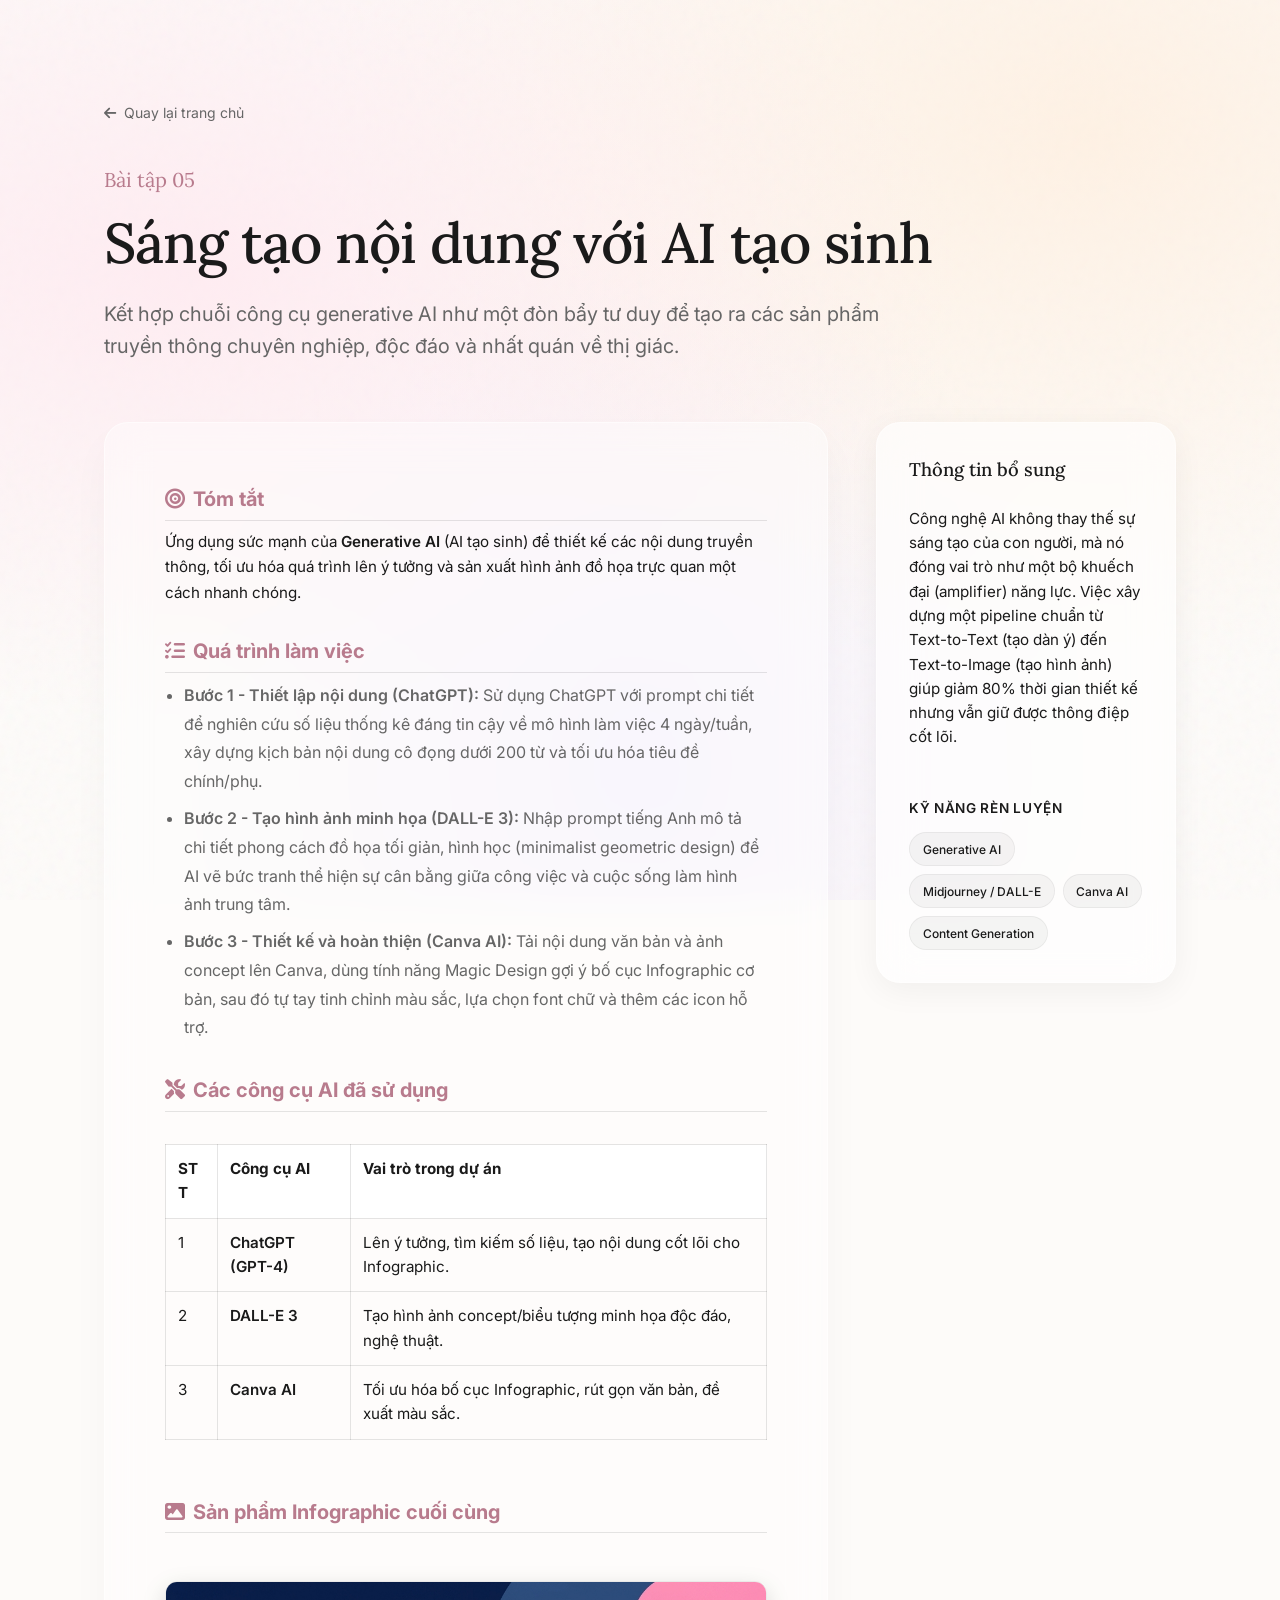
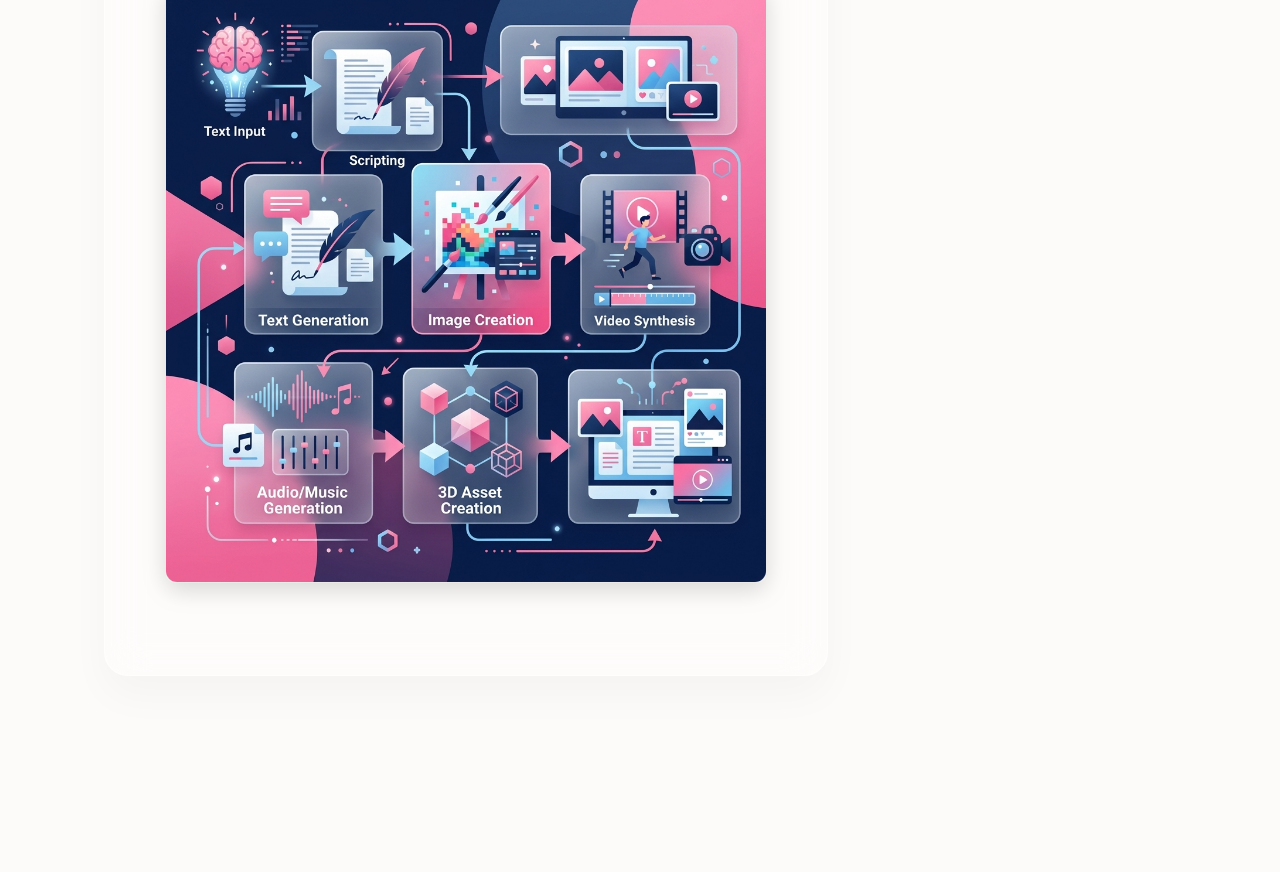
<file: bai5.html>
<!DOCTYPE html>
<html lang="vi">

<head>
  <meta charset="UTF-8">
  <meta name="viewport" content="width=device-width, initial-scale=1.0">
  <title>Bài 5 - Sáng tạo nội dung với AI tạo sinh | Phương Linh portfolio</title>
  <!-- Google Fonts -->
  <link
    href="https://fonts.googleapis.com/css2?family=Inter:wght@400;500;600;800&family=Lora:ital,wght@0,400;0,600;1,400&display=swap"
    rel="stylesheet">
  <!-- Font Awesome -->
  <link rel="stylesheet" href="https://cdnjs.cloudflare.com/ajax/libs/font-awesome/6.4.0/css/all.min.css">
  <!-- Custom CSS -->
  <link rel="stylesheet" href="style.css">
</head>

<body class="detail-page-body">
  <!-- Animated Background Setup (reused) -->
  <div class="glass-bg">
    <div class="blob blob-1"></div>
    <div class="blob blob-2"></div>
    <div class="blob blob-3"></div>
  </div>

  <div class="detail-page-wrapper">
    <a href="index.html?panel=6" class="back-link"><i class="fas fa-arrow-left"></i> Quay lại trang chủ</a>

    <div class="detail-header">
      <div class="ex-number">Bài tập 05</div>
      <h1>Sáng tạo nội dung với AI tạo sinh</h1>
      <p class="lead">Kết hợp chuỗi công cụ generative AI như một đòn bẩy tư duy để tạo ra các sản phẩm truyền thông chuyên nghiệp, độc đáo và nhất quán về thị giác.</p>
    </div>

    <div class="detail-grid">
      <!-- Left: PDF Detailed content -->
      <div class="detail-content reveal">

          <h2 style="font-size: 1.25rem; color: var(--accent); margin-bottom: 0.5rem; display: flex; align-items: center; gap: 0.5rem;"><i class="fas fa-bullseye"></i> Tóm tắt</h2>
          <p style="margin-bottom: 1.5rem; line-height: 1.7;">Ứng dụng sức mạnh của <strong>Generative AI</strong> (AI tạo sinh) để thiết kế các nội dung truyền thông, tối ưu hóa quá trình lên ý tưởng và sản xuất hình ảnh đồ họa trực quan một cách nhanh chóng.</p>

          <h2 style="font-size: 1.25rem; color: var(--accent); margin-bottom: 0.5rem; display: flex; align-items: center; gap: 0.5rem;"><i class="fas fa-tasks"></i> Quá trình làm việc</h2>
          <ul style="margin-bottom: 1.5rem; line-height: 1.7; padding-left: 1.2rem;">
            <li><strong>Bước 1 - Thiết lập nội dung (ChatGPT):</strong> Sử dụng ChatGPT với prompt chi tiết để nghiên cứu số liệu thống kê đáng tin cậy về mô hình làm việc 4 ngày/tuần, xây dựng kịch bản nội dung cô đọng dưới 200 từ và tối ưu hóa tiêu đề chính/phụ.</li>
            <li><strong>Bước 2 - Tạo hình ảnh minh họa (DALL-E 3):</strong> Nhập prompt tiếng Anh mô tả chi tiết phong cách đồ họa tối giản, hình học (minimalist geometric design) để AI vẽ bức tranh thể hiện sự cân bằng giữa công việc và cuộc sống làm hình ảnh trung tâm.</li>
            <li><strong>Bước 3 - Thiết kế và hoàn thiện (Canva AI):</strong> Tải nội dung văn bản và ảnh concept lên Canva, dùng tính năng Magic Design gợi ý bố cục Infographic cơ bản, sau đó tự tay tinh chỉnh màu sắc, lựa chọn font chữ và thêm các icon hỗ trợ.</li>
          </ul>

          <h2 style="font-size: 1.25rem; color: var(--accent); margin-top: 2rem; margin-bottom: 0.5rem; display: flex; align-items: center; gap: 0.5rem;"><i class="fas fa-tools"></i> Các công cụ AI đã sử dụng</h2>
          <div class="table-responsive">
            <table>
              <thead>
                <tr>
                  <th>STT</th>
                  <th>Công cụ AI</th>
                  <th>Vai trò trong dự án</th>
                </tr>
              </thead>
              <tbody>
                <tr>
                  <td>1</td>
                  <td><strong>ChatGPT (GPT-4)</strong></td>
                  <td>Lên ý tưởng, tìm kiếm số liệu, tạo nội dung cốt lõi cho Infographic.</td>
                </tr>
                <tr>
                  <td>2</td>
                  <td><strong>DALL-E 3</strong></td>
                  <td>Tạo hình ảnh concept/biểu tượng minh họa độc đáo, nghệ thuật.</td>
                </tr>
                <tr>
                  <td>3</td>
                  <td><strong>Canva AI</strong></td>
                  <td>Tối ưu hóa bố cục Infographic, rút gọn văn bản, đề xuất màu sắc.</td>
                </tr>
              </tbody>
            </table>
          </div>

          <h2 style="font-size: 1.25rem; color: var(--accent); margin-top: 2rem; margin-bottom: 0.5rem; display: flex; align-items: center; gap: 0.5rem;"><i class="fas fa-image"></i> Sản phẩm Infographic cuối cùng</h2>
          <div style="margin-top: 1rem; text-align: center;">
             <img src="assets/images/BT5_infographic.png" alt="Sản phẩm Infographic cuối cùng" style="max-width: 100%; height: auto; border-radius: 12px; box-shadow: 0 8px 24px rgba(0,0,0,0.15); margin-bottom: 1.5rem; border: 1px solid rgba(0,0,0,0.08);">
          </div>

</div>

      <!-- Right: Original HTML assets (Images, Code blocks, tables) -->
      <div class="detail-assets reveal">
        <h3 class="section-title" style="font-size: 1.15rem; margin-bottom: 1rem;  padding-bottom: 0.4rem;">Thông tin bổ sung</h3>
        <p style="font-size: 0.95rem; color: var(--muted); margin-bottom: 1.5rem;">Công nghệ AI không thay thế sự sáng tạo của con người, mà nó đóng vai trò như một bộ khuếch đại (amplifier) năng lực. Việc xây dựng một pipeline chuẩn từ Text-to-Text (tạo dàn ý) đến Text-to-Image (tạo hình ảnh) giúp giảm 80% thời gian thiết kế nhưng vẫn giữ được thông điệp cốt lõi.</p>
        <div style="border-top: 1px solid var(--border-muted); padding-top: 1.5rem;">
          <h4 class="skill-group-title" style="font-size: 0.85rem; margin-bottom: 0.8rem; font-family: var(--font-mono); text-transform: uppercase;">Kỹ năng rèn luyện</h4>
          <div class="card-skills">
            <span class="skill-chip">Generative AI</span>
            <span class="skill-chip">Midjourney / DALL-E</span>
            <span class="skill-chip">Canva AI</span>
            <span class="skill-chip">Content Generation</span>
          </div>
        </div>
      </div>
    </div>
  </div>
</body>
</html>
</file>
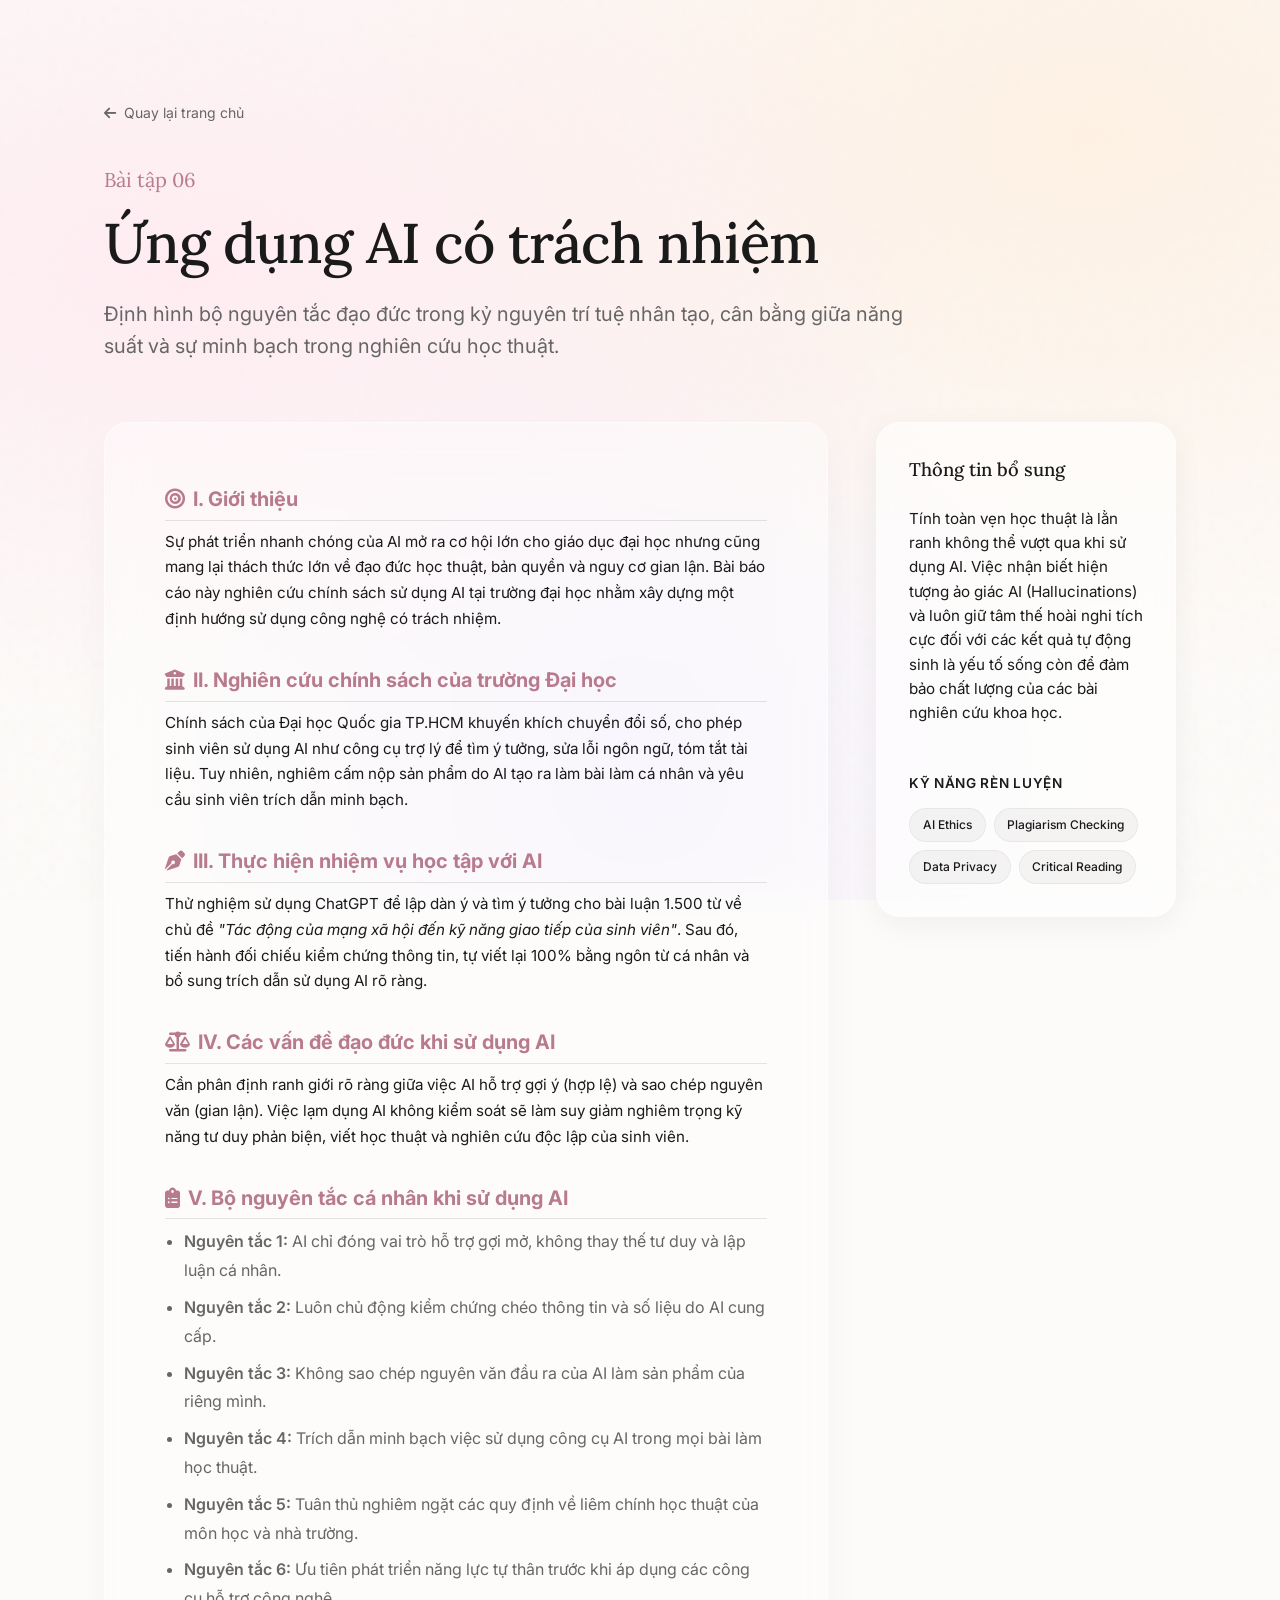
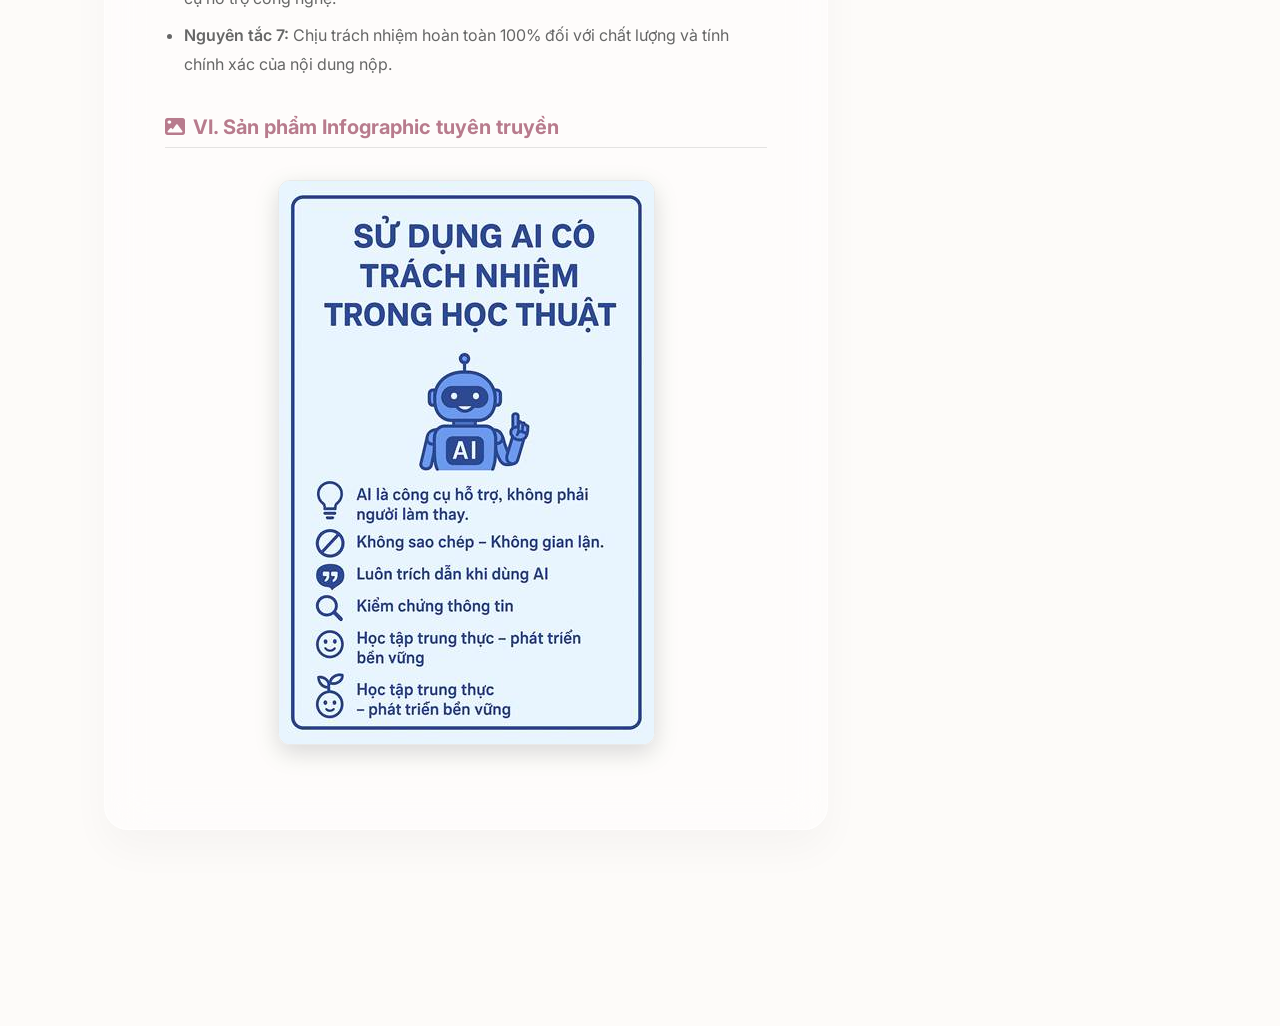
<file: bai6.html>
<!DOCTYPE html>
<html lang="vi">

<head>
  <meta charset="UTF-8">
  <meta name="viewport" content="width=device-width, initial-scale=1.0">
  <title>Bài 6 - Ứng dụng AI có trách nhiệm | Phương Linh portfolio</title>
  <!-- Google Fonts -->
  <link
    href="https://fonts.googleapis.com/css2?family=Inter:wght@400;500;600;800&family=Lora:ital,wght@0,400;0,600;1,400&display=swap"
    rel="stylesheet">
  <!-- Font Awesome -->
  <link rel="stylesheet" href="https://cdnjs.cloudflare.com/ajax/libs/font-awesome/6.4.0/css/all.min.css">
  <!-- Custom CSS -->
  <link rel="stylesheet" href="style.css">
</head>

<body class="detail-page-body">
  <!-- Animated Background Setup (reused) -->
  <div class="glass-bg">
    <div class="blob blob-1"></div>
    <div class="blob blob-2"></div>
    <div class="blob blob-3"></div>
  </div>

  <div class="detail-page-wrapper">
    <a href="index.html?panel=7" class="back-link"><i class="fas fa-arrow-left"></i> Quay lại trang chủ</a>

    <div class="detail-header">
      <div class="ex-number">Bài tập 06</div>
      <h1>Ứng dụng AI có trách nhiệm</h1>
      <p class="lead">Định hình bộ nguyên tắc đạo đức trong kỷ nguyên trí tuệ nhân tạo, cân bằng giữa năng suất và sự minh bạch trong nghiên cứu học thuật.</p>
    </div>

    <div class="detail-grid">
      <!-- Left: PDF Detailed content -->
      <div class="detail-content reveal">

          <h2 style="font-size: 1.25rem; color: var(--accent); margin-bottom: 0.5rem; display: flex; align-items: center; gap: 0.5rem;"><i class="fas fa-bullseye"></i> I. Giới thiệu</h2>
          <p style="margin-bottom: 1.5rem; line-height: 1.7;">Sự phát triển nhanh chóng của AI mở ra cơ hội lớn cho giáo dục đại học nhưng cũng mang lại thách thức lớn về đạo đức học thuật, bản quyền và nguy cơ gian lận. Bài báo cáo này nghiên cứu chính sách sử dụng AI tại trường đại học nhằm xây dựng một định hướng sử dụng công nghệ có trách nhiệm.</p>

          <h2 style="font-size: 1.25rem; color: var(--accent); margin-top: 2rem; margin-bottom: 0.5rem; display: flex; align-items: center; gap: 0.5rem;"><i class="fas fa-university"></i> II. Nghiên cứu chính sách của trường Đại học</h2>
          <p style="margin-bottom: 1.5rem; line-height: 1.7;">Chính sách của Đại học Quốc gia TP.HCM khuyến khích chuyển đổi số, cho phép sinh viên sử dụng AI như công cụ trợ lý để tìm ý tưởng, sửa lỗi ngôn ngữ, tóm tắt tài liệu. Tuy nhiên, nghiêm cấm nộp sản phẩm do AI tạo ra làm bài làm cá nhân và yêu cầu sinh viên trích dẫn minh bạch.</p>

          <h2 style="font-size: 1.25rem; color: var(--accent); margin-top: 2rem; margin-bottom: 0.5rem; display: flex; align-items: center; gap: 0.5rem;"><i class="fas fa-pen-nib"></i> III. Thực hiện nhiệm vụ học tập với AI</h2>
          <p style="margin-bottom: 1.5rem; line-height: 1.7;">Thử nghiệm sử dụng ChatGPT để lập dàn ý và tìm ý tưởng cho bài luận 1.500 từ về chủ đề <i>"Tác động của mạng xã hội đến kỹ năng giao tiếp của sinh viên"</i>. Sau đó, tiến hành đối chiếu kiểm chứng thông tin, tự viết lại 100% bằng ngôn từ cá nhân và bổ sung trích dẫn sử dụng AI rõ ràng.</p>

          <h2 style="font-size: 1.25rem; color: var(--accent); margin-top: 2rem; margin-bottom: 0.5rem; display: flex; align-items: center; gap: 0.5rem;"><i class="fas fa-balance-scale"></i> IV. Các vấn đề đạo đức khi sử dụng AI</h2>
          <p style="margin-bottom: 1.5rem; line-height: 1.7;">Cần phân định ranh giới rõ ràng giữa việc AI hỗ trợ gợi ý (hợp lệ) và sao chép nguyên văn (gian lận). Việc lạm dụng AI không kiểm soát sẽ làm suy giảm nghiêm trọng kỹ năng tư duy phản biện, viết học thuật và nghiên cứu độc lập của sinh viên.</p>

          <h2 style="font-size: 1.25rem; color: var(--accent); margin-top: 2rem; margin-bottom: 0.5rem; display: flex; align-items: center; gap: 0.5rem;"><i class="fas fa-clipboard-list"></i> V. Bộ nguyên tắc cá nhân khi sử dụng AI</h2>
          <ul style="margin-bottom: 1.5rem; line-height: 1.7; padding-left: 1.2rem;">
            <li><strong>Nguyên tắc 1:</strong> AI chỉ đóng vai trò hỗ trợ gợi mở, không thay thế tư duy và lập luận cá nhân.</li>
            <li><strong>Nguyên tắc 2:</strong> Luôn chủ động kiểm chứng chéo thông tin và số liệu do AI cung cấp.</li>
            <li><strong>Nguyên tắc 3:</strong> Không sao chép nguyên văn đầu ra của AI làm sản phẩm của riêng mình.</li>
            <li><strong>Nguyên tắc 4:</strong> Trích dẫn minh bạch việc sử dụng công cụ AI trong mọi bài làm học thuật.</li>
            <li><strong>Nguyên tắc 5:</strong> Tuân thủ nghiêm ngặt các quy định về liêm chính học thuật của môn học và nhà trường.</li>
            <li><strong>Nguyên tắc 6:</strong> Ưu tiên phát triển năng lực tự thân trước khi áp dụng các công cụ hỗ trợ công nghệ.</li>
            <li><strong>Nguyên tắc 7:</strong> Chịu trách nhiệm hoàn toàn 100% đối với chất lượng và tính chính xác của nội dung nộp.</li>
          </ul>

          <h2 style="font-size: 1.25rem; color: var(--accent); margin-top: 2rem; margin-bottom: 0.5rem; display: flex; align-items: center; gap: 0.5rem;"><i class="fas fa-image"></i> VI. Sản phẩm Infographic tuyên truyền</h2>
          <div style="margin-top: 1.5rem; text-align: center;">
             <img src="assets/images/BT6_mammoth_1.jpeg" alt="Infographic Sử dụng AI có trách nhiệm" style="max-width: 100%; height: auto; border-radius: 12px; box-shadow: 0 8px 24px rgba(0,0,0,0.15); margin-bottom: 1.5rem; border: 1px solid rgba(0,0,0,0.08); display: block; margin-left: auto; margin-right: auto;">
          </div>

</div>

      <!-- Right: Original HTML assets (Images, Code blocks, tables) -->
      <div class="detail-assets reveal">
        <h3 class="section-title" style="font-size: 1.15rem; margin-bottom: 1rem;  padding-bottom: 0.4rem;">Thông tin bổ sung</h3>
        <p style="font-size: 0.95rem; color: var(--muted); margin-bottom: 1.5rem;">Tính toàn vẹn học thuật là lằn ranh không thể vượt qua khi sử dụng AI. Việc nhận biết hiện tượng ảo giác AI (Hallucinations) và luôn giữ tâm thế hoài nghi tích cực đối với các kết quả tự động sinh là yếu tố sống còn để đảm bảo chất lượng của các bài nghiên cứu khoa học.</p>
        <div style="border-top: 1px solid var(--border-muted); padding-top: 1.5rem;">
          <h4 class="skill-group-title" style="font-size: 0.85rem; margin-bottom: 0.8rem; font-family: var(--font-mono); text-transform: uppercase;">Kỹ năng rèn luyện</h4>
          <div class="card-skills">
            <span class="skill-chip">AI Ethics</span>
            <span class="skill-chip">Plagiarism Checking</span>
            <span class="skill-chip">Data Privacy</span>
            <span class="skill-chip">Critical Reading</span>
          </div>
        </div>
      </div>
    </div>
  </div>
</body>
</html>
</file>
<file: style.css>
:root {
    --bg-color: #faf9f6;
    --text-main: #1a1a1a;
    --text-light: #666666;
    --accent: #b87b8d; /* Muted pink/rose */
    --border-color: #e5e0dc;
    --card-bg: #ffffff;
    --nav-bg: rgba(250, 249, 246, 0.9);
}

* {
    margin: 0;
    padding: 0;
    box-sizing: border-box;
}

body {
    font-family: 'Inter', sans-serif;
    color: var(--text-main);
    background-color: #fdfbf9;
    background-image: 
        radial-gradient(at 15% 30%, hsla(340, 100%, 95%, 0.7) 0px, transparent 50%),
        radial-gradient(at 85% 15%, hsla(30, 100%, 92%, 0.6) 0px, transparent 50%),
        radial-gradient(at 50% 85%, hsla(260, 100%, 96%, 0.6) 0px, transparent 50%),
        url('data:image/svg+xml;utf8,<svg viewBox="0 0 200 200" xmlns="http://www.w3.org/2000/svg"><filter id="noise"><feTurbulence type="fractalNoise" baseFrequency="0.75" numOctaves="3" stitchTiles="stitch"/></filter><rect width="100%" height="100%" filter="url(%23noise)" opacity="0.035"/></svg>');
    background-attachment: fixed;
    background-size: cover;
    overflow-x: hidden;
    line-height: 1.6;
    -webkit-font-smoothing: antialiased;
}

/* Typography */
h1, h2, h3, .logo {
    font-family: 'Lora', serif;
    font-weight: 500;
}

/* Custom Scrollbar */
::-webkit-scrollbar {
    width: 6px;
    height: 6px;
}
::-webkit-scrollbar-track {
    background: transparent;
}
::-webkit-scrollbar-thumb {
    background: #d4c5c9;
    border-radius: 10px;
}

/* Navbar */
.navbar {
    position: fixed;
    top: 0;
    left: 0;
    width: 100%;
    padding: 24px 60px;
    display: flex;
    justify-content: space-between;
    align-items: center;
    z-index: 100;
    background: var(--nav-bg);
    backdrop-filter: blur(8px);
    border-bottom: 1px solid var(--border-color);
}

.logo {
    font-size: 22px;
    letter-spacing: -0.5px;
    color: var(--text-main);
}

.nav-links {
    display: flex;
    gap: 32px;
}

.nav-item {
    background: none;
    border: none;
    font-family: 'Inter', sans-serif;
    font-size: 14px;
    font-weight: 500;
    color: var(--text-light);
    cursor: pointer;
    transition: color 0.3s ease;
    position: relative;
}

.nav-item::after {
    content: '';
    position: absolute;
    bottom: -4px;
    left: 0;
    width: 0%;
    height: 1px;
    background-color: var(--accent);
    transition: width 0.3s ease;
}

.nav-item:hover, .nav-item.active {
    color: var(--text-main);
}

.nav-item:hover::after, .nav-item.active::after {
    width: 100%;
}

/* Horizontal Scroll Wrapper */
.wrapper {
    display: flex;
    width: 900vw; /* 9 sections */
    height: 100vh;
}

/* Panels */
.panel {
    width: 100vw;
    height: 100vh;
    display: flex;
    align-items: center;
    justify-content: center;
    padding: 80px 60px 40px; /* Offset for navbar */
    flex-shrink: 0;
}

.content-box {
    width: 100%;
    max-width: 1200px;
    margin: 0 auto;
}

/* Hero Layout */
.hero-layout {
    display: flex;
    align-items: center;
    justify-content: space-between;
    gap: 80px;
}

.hero-text-side {
    flex: 1;
}

.hero-tag {
    font-size: 11px;
    font-weight: 700;
    text-transform: uppercase;
    letter-spacing: 2px;
    border: 1px solid var(--text-main);
    padding: 6px 12px;
    display: inline-block;
    margin-bottom: 24px;
    border-radius: 4px;
}

.hero-name {
    font-size: 5.5vw;
    line-height: 1.1;
    margin-bottom: 24px;
    color: var(--text-main);
    letter-spacing: -2px;
    font-family: 'Inter', sans-serif;
    font-weight: 800;
}

.hero-subtitle {
    font-size: 18px;
    color: var(--text-light);
    max-width: 500px;
    margin-bottom: 40px;
}

.hero-info-boxes {
    display: flex;
    gap: 16px;
    margin-bottom: 40px;
}

.info-box {
    border: 2px solid var(--text-main);
    padding: 16px 24px;
    display: flex;
    flex-direction: column;
    border-radius: 4px;
    background: var(--card-bg);
    box-shadow: 4px 4px 0px rgba(0,0,0,1);
}

.box-label {
    font-size: 10px;
    font-weight: 700;
    color: var(--text-light);
    margin-bottom: 4px;
    letter-spacing: 1px;
}

.box-value {
    font-size: 16px;
    font-weight: 700;
    color: var(--text-main);
}

.hero-image-side {
    position: relative;
    width: 400px;
}

.hero-image-wrapper {
    border: 3px solid var(--text-main);
    padding: 8px;
    background: var(--card-bg);
    box-shadow: 8px 8px 0px rgba(0,0,0,1);
    border-radius: 8px;
}

.hero-image-wrapper img {
    width: 100%;
    height: auto;
    display: block;
    border-radius: 4px;
}

/* Detailed Intro Panel */
.intro-detailed-panel {
    align-items: flex-start;
    padding-top: 100px;
    padding-bottom: 40px;
}

.scroll-y-content {
    height: 100%;
    overflow-y: auto;
    padding-right: 20px;
}

.scroll-y-content::-webkit-scrollbar {
    width: 4px;
}

.scroll-y-content::-webkit-scrollbar-thumb {
    background: #d4c5c9;
    border-radius: 10px;
}

.intro-detailed-layout {
    max-width: 900px;
    margin: 0 auto;
}

.intro-header {
    display: flex;
    align-items: center;
    gap: 16px;
    border-bottom: 2px solid var(--text-main);
    padding-bottom: 16px;
    margin-bottom: 40px;
}

.intro-number {
    font-size: 16px;
    font-weight: 800;
}

.intro-title {
    font-size: 32px;
    font-weight: 800;
    font-family: 'Inter', sans-serif;
}

.intro-section {
    margin-bottom: 40px;
}

.intro-section h3 {
    font-size: 13px;
    font-weight: 800;
    letter-spacing: 2px;
    text-transform: uppercase;
    margin-bottom: 16px;
    font-family: 'Inter', sans-serif;
    color: var(--text-main);
}

.intro-section p {
    font-size: 16px;
    margin-bottom: 16px;
    color: var(--text-light);
}

.styled-list {
    list-style: none;
}

.styled-list li {
    font-size: 16px;
    color: var(--text-light);
    margin-bottom: 12px;
    display: flex;
    align-items: flex-start;
    gap: 12px;
}

.styled-list li i {
    color: var(--accent);
    margin-top: 6px;
    font-size: 12px;
}

.stats-boxes {
    display: flex;
    gap: 16px;
    margin-top: 60px;
    padding-bottom: 40px;
}

.stat-box {
    flex: 1;
    border: 2px solid var(--text-main);
    padding: 24px;
    display: flex;
    flex-direction: column;
    align-items: center;
    text-align: center;
    background: var(--card-bg);
    border-radius: 4px;
    box-shadow: 4px 4px 0px rgba(0,0,0,1);
}

.stat-number {
    font-size: 42px;
    font-weight: 800;
    margin-bottom: 8px;
    line-height: 1;
    color: var(--text-main);
}

.stat-label {
    font-size: 11px;
    font-weight: 700;
    letter-spacing: 1px;
    color: var(--text-light);
}

.scroll-prompt {
    font-size: 14px;
    font-weight: 500;
    color: var(--accent);
    display: flex;
    align-items: center;
    gap: 12px;
}

@keyframes pushRight {
    0%, 100% { transform: translateX(0); }
    50% { transform: translateX(5px); }
}

.scroll-prompt i {
    animation: pushRight 1.5s infinite ease-in-out;
}

.intro-image-side {
    flex: 0.8;
    display: flex;
    justify-content: center;
}

.image-wrapper {
    width: 400px;
    height: 500px;
    border-radius: 200px 200px 0 0;
    
    border: 1px solid var(--border-color);
    background-color: var(--card-bg);
}

.profile-pic {
    width: 100%;
    height: 100%;
    object-fit: cover;
}

/* Exercise Layout */
.exercise-layout {
    display: flex;
    align-items: center;
    gap: 80px;
    background: var(--card-bg);
    border: 1px solid var(--border-color);
    padding: 60px;
    border-radius: 24px;
    box-shadow: 0 10px 40px rgba(0,0,0,0.02);
}

.exercise-layout.reverse {
    flex-direction: row-reverse;
}

.ex-image {
    flex: 1.2;
    height: 400px;
    border-radius: 12px;
    
    background: #f4f4f4;
}

.ex-image img {
    width: 100%;
    height: 100%;
    object-fit: cover;
}

.ex-text {
    flex: 1;
}

.ex-number {
    font-family: 'Lora', serif;
    font-size: 16px;
    color: var(--accent);
    display: block;
    margin-bottom: 12px;
}

.ex-text h2 {
    font-size: 32px;
    margin-bottom: 24px;
    line-height: 1.2;
    letter-spacing: -0.5px;
}

.ex-text p {
    font-size: 16px;
    color: var(--text-light);
    line-height: 1.8;
}


/* Read More Button */
.read-more-btn {
    display: inline-flex;
    align-items: center;
    gap: 8px;
    margin-top: 24px;
    padding: 12px 24px;
    background: var(--text-main);
    color: #fff;
    text-decoration: none;
    font-size: 14px;
    font-weight: 500;
    border-radius: 30px;
    transition: all 0.3s ease;
}

.read-more-btn:hover {
    background: var(--accent);
    transform: translateY(-2px);
    box-shadow: 0 4px 12px rgba(184, 123, 141, 0.3);
}

.read-more-btn i {
    font-size: 12px;
    transition: transform 0.3s ease;
}

.read-more-btn:hover i {
    transform: translateX(4px);
}

/* Detail Pages Styling */
.detail-page-wrapper {
    min-height: 100vh;
    padding: 100px 5%;
    max-width: 1200px;
    margin: 0 auto;
    position: relative;
    z-index: 10;
}

.back-link {
    display: inline-flex;
    align-items: center;
    gap: 8px;
    color: var(--text-light);
    text-decoration: none;
    font-size: 14px;
    margin-bottom: 40px;
    transition: color 0.3s ease;
}

.back-link:hover {
    color: var(--accent);
}

.detail-header {
    margin-bottom: 60px;
}

.detail-header .ex-number {
    font-size: 20px;
    margin-bottom: 16px;
}

.detail-header h1 {
    font-size: 56px;
    color: var(--text-main);
    line-height: 1.1;
    letter-spacing: -1px;
    margin-bottom: 24px;
}

.detail-header .lead {
    font-size: 20px;
    color: var(--text-light);
    line-height: 1.6;
    max-width: 800px;
}

.detail-content {
    background: rgba(255, 255, 255, 0.4);
    backdrop-filter: blur(20px);
    border: 1px solid rgba(255, 255, 255, 0.5);
    border-radius: 24px;
    padding: 60px;
    box-shadow: 0 20px 40px rgba(0,0,0,0.03);
    min-width: 0; /* Fix for table overflow in grid */
}

.detail-content h2 {
    font-size: 32px;
    margin: 48px 0 24px;
    color: var(--text-main);
}

.detail-content h2:first-child {
    margin-top: 0;
}

.detail-content h3 {
    font-size: 24px;
    margin: 32px 0 16px;
    color: var(--text-main);
}

.detail-content p {
    font-size: 16px;
    color: var(--text-light);
    line-height: 1.8;
    margin-bottom: 24px;
}

.detail-content ul {
    margin-bottom: 24px;
    padding-left: 24px;
}

.detail-content li {
    font-size: 16px;
    color: var(--text-light);
    line-height: 1.8;
    margin-bottom: 12px;
}

.detail-content .highlight-box {
    background: rgba(255, 255, 255, 0.6);
    border-left: 4px solid var(--accent);
    padding: 24px;
    margin: 32px 0;
    border-radius: 0 12px 12px 0;
}

.detail-content .highlight-box p:last-child {
    margin-bottom: 0;
}

.detail-content img {
    max-width: 100%;
    border-radius: 12px;
    margin: 32px 0;
    box-shadow: 0 10px 30px rgba(0,0,0,0.05);
}


/* Summary Section Redesign */
.summary-panel {
    align-items: center;
}

.summary-main-title {
    font-size: 38px;
    font-weight: 800;
    font-family: 'Inter', sans-serif;
    color: var(--text-main);
    margin-bottom: 24px;
    text-align: center;
    letter-spacing: -1px;
}

.summary-grid {
    display: grid;
    grid-template-columns: 1.2fr 1fr;
    gap: 32px;
    margin-bottom: 32px;
}

.reflection-card {
    background: var(--card-bg);
    border: 1px solid var(--border-color);
    padding: 32px;
    border-radius: 16px;
    box-shadow: 0 10px 30px rgba(0,0,0,0.02);
    position: relative;
    height: 100%;
}

.reflection-quote-icon {
    font-size: 28px;
    color: var(--accent);
    opacity: 0.3;
    margin-bottom: 12px;
}

.summary-text p {
    font-size: 15px;
    color: var(--text-light);
    line-height: 1.7;
    margin-bottom: 16px;
}

.summary-text p:last-child {
    margin-bottom: 0;
}

.skills-growth-card {
    background: var(--card-bg);
    border: 1px solid var(--border-color);
    padding: 32px;
    border-radius: 16px;
    box-shadow: 0 10px 30px rgba(0,0,0,0.02);
}

.skills-growth-card h3 {
    font-family: 'Inter', sans-serif;
    font-size: 12px;
    font-weight: 800;
    letter-spacing: 1.5px;
    color: var(--text-main);
    margin-bottom: 24px;
}

.skill-progress-item {
    margin-bottom: 16px;
}

.skill-progress-item:last-child {
    margin-bottom: 0;
}

.skill-info {
    display: flex;
    justify-content: space-between;
    align-items: center;
    margin-bottom: 8px;
}

.skill-name {
    font-size: 13px;
    font-weight: 600;
    color: var(--text-main);
    display: flex;
    align-items: center;
    gap: 8px;
}

.skill-name i {
    color: var(--accent);
    font-size: 11px;
}

.skill-val {
    font-size: 13px;
    font-weight: 700;
    color: var(--accent);
}

.skill-bar-track {
    width: 100%;
    height: 6px;
    background: #f0ebe7;
    border-radius: 10px;
    
}

.skill-bar-fill {
    height: 100%;
    background: linear-gradient(90deg, var(--accent), #d19ba6);
    border-radius: 10px;
    transition: width 1s ease-in-out;
}

.summary-nav {
    display: flex;
    flex-direction: column;
    align-items: center;
    gap: 16px;
    border-top: 1px solid var(--border-color);
    padding-top: 24px;
}

.nav-title {
    font-size: 14px;
    font-weight: 600;
    color: var(--text-light);
}

.nav-buttons-group {
    display: flex;
    gap: 12px;
    flex-wrap: wrap;
    justify-content: center;
}

.nav-btn {
    padding: 8px 18px;
    background: var(--card-bg);
    border: 1px solid var(--border-color);
    border-radius: 30px;
    font-family: 'Inter', sans-serif;
    font-size: 13px;
    font-weight: 500;
    color: var(--text-main);
    cursor: pointer;
    transition: all 0.3s cubic-bezier(0.25, 0.8, 0.25, 1);
    display: flex;
    align-items: center;
    gap: 8px;
    box-shadow: 0 2px 4px rgba(0, 0, 0, 0.02);
}

.nav-btn i {
    font-size: 11px;
    color: var(--text-light);
    transition: color 0.3s ease;
}

.nav-btn:hover {
    background: var(--text-main);
    color: #fff;
    border-color: var(--text-main);
    transform: translateY(-2px);
    box-shadow: 0 4px 10px rgba(0, 0, 0, 0.08);
}

.nav-btn:hover i {
    color: #fff;
}

/* Responsive */
@media (max-width: 1024px) {
    .intro-layout, .exercise-layout {
        flex-direction: column;
        text-align: center;
        gap: 40px;
    }
    .exercise-layout.reverse {
        flex-direction: column;
    }
    .image-wrapper {
        width: 300px;
        height: 400px;
    }
    .ex-image {
        width: 100%;
        height: 300px;
    }
    .scroll-prompt {
        justify-content: center;
    }
    .info-badges {
        justify-content: center;
    }
    .name {
        font-size: 48px;
    }
    .summary-grid {
        grid-template-columns: 1fr;
        gap: 20px;
    }
    .reflection-card, .skills-growth-card {
        padding: 20px;
    }
}

/* === REFINED DETAIL SUBPAGES (GLASSMORPHISM) === */
.detail-grid { display: flex; flex-direction: column; gap: 2.5rem; max-width: 900px; margin: 2rem auto 6rem; }
@media (min-width: 968px) { .detail-grid { display: grid; grid-template-columns: 1fr 300px; gap: 3rem; align-items: start; max-width: 1100px; } }
.detail-content {
    background: rgba(255, 255, 255, 0.4);
    backdrop-filter: blur(20px);
    border: 1px solid rgba(255, 255, 255, 0.5);
    border-radius: 24px;
    padding: 60px;
    box-shadow: 0 20px 40px rgba(0,0,0,0.03);
    min-width: 0; /* Fix for table overflow in grid */
}
.detail-content h2 { font-family: var(--font-display); font-weight: 700; font-size: 1.35rem; color: var(--text); margin-top: 1.8rem; margin-bottom: 0.8rem; border-bottom: 1px solid rgba(0, 0, 0, 0.1); padding-bottom: 0.3rem; }
.detail-content h2:first-of-type { margin-top: 0; }
.detail-content h3 { font-family: var(--font-display); font-weight: 700; font-size: 1.15rem; color: var(--text); margin-top: 1.2rem; margin-bottom: 0.6rem; }
.detail-content p, .detail-content ul, .detail-content ol { font-size: 0.95rem; color: var(--muted); line-height: 1.7; margin-bottom: 0.75rem; }
.detail-content li { margin-bottom: 0.5rem; }
.detail-content strong { color: var(--text); font-weight: 600; }
.detail-assets { background: rgba(255, 255, 255, 0.6); backdrop-filter: blur(20px); -webkit-backdrop-filter: blur(20px); border: 1px solid rgba(255, 255, 255, 0.4); padding: 2rem; border-radius: 24px; box-shadow: 0 8px 32px rgba(0, 0, 0, 0.05); position: sticky; top: 100px; }
.skill-group-title { font-size: 0.85rem; font-weight: 600; margin-bottom: 1rem; color: var(--text); text-transform: uppercase; letter-spacing: 0.05em; }
.card-skills { display: flex; flex-wrap: wrap; gap: 0.5rem; }
.skill-chip { font-size: 0.75rem; padding: 0.4rem 0.8rem; background: rgba(0, 0, 0, 0.04); color: var(--text); border-radius: 50px; font-weight: 500; border: 1px solid rgba(0, 0, 0, 0.05); transition: all 0.3s ease; }
.skill-chip:hover { background: var(--accent); color: white; transform: translateY(-2px); }

/* Table Styles */
.detail-content table { width: 100%; table-layout: auto; word-wrap: break-word; word-break: break-word; border-collapse: collapse; margin: 1.5rem 0; font-size: 0.95rem; }
.detail-content th, .detail-content td { padding: 0.75rem; border: 1px solid rgba(0,0,0,0.1); text-align: left; vertical-align: top; }\n

.detail-content tr:nth-child(even) { background: #fff; }
.detail-content strong { font-weight: 600; color: var(--text); }
.detail-content .table-responsive { width: 100%; max-width: 100%; overflow-x: auto; -webkit-overflow-scrolling: touch; margin-bottom: 1.5rem; display: block; }




.detail-content th, .detail-content td { padding: 0.75rem; border: 1px solid rgba(0,0,0,0.1); text-align: left; vertical-align: top; }
.detail-content th { background: #fff; color: var(--text); font-weight: normal; }
.detail-content thead tr:first-child th, .detail-content tr:first-child th { font-weight: bold; }

/* SVG Cover Illustrations for Index Page cards */
.ex-image-svg-wrapper {
    width: 100%;
    height: 100%;
    display: flex;
    align-items: center;
    justify-content: center;
    border-radius: 12px;
    background: linear-gradient(135deg, rgba(244,229,232,0.5), rgba(233,236,239,0.5));
    backdrop-filter: blur(10px);
    -webkit-backdrop-filter: blur(10px);
    border: 1px solid rgba(255, 255, 255, 0.6);
    transition: transform 0.4s cubic-bezier(0.165, 0.84, 0.44, 1), box-shadow 0.4s ease;
}

.ex-image {
    background: none !important;
    overflow: visible !important;
}

.ex-image:hover .ex-image-svg-wrapper {
    transform: translateY(-8px) scale(1.02);
    box-shadow: 0 20px 40px rgba(0,0,0,0.04);
}

.ex-svg-icon {
    width: 130px;
    height: 130px;
    color: var(--accent);
    filter: drop-shadow(0 8px 16px rgba(0,0,0,0.04));
    animation: floatIcon 6s ease-in-out infinite;
}

@keyframes floatIcon {
    0%, 100% { transform: translateY(0) rotate(0deg); }
    50% { transform: translateY(-8px) rotate(1.5deg); }
}
</file>
